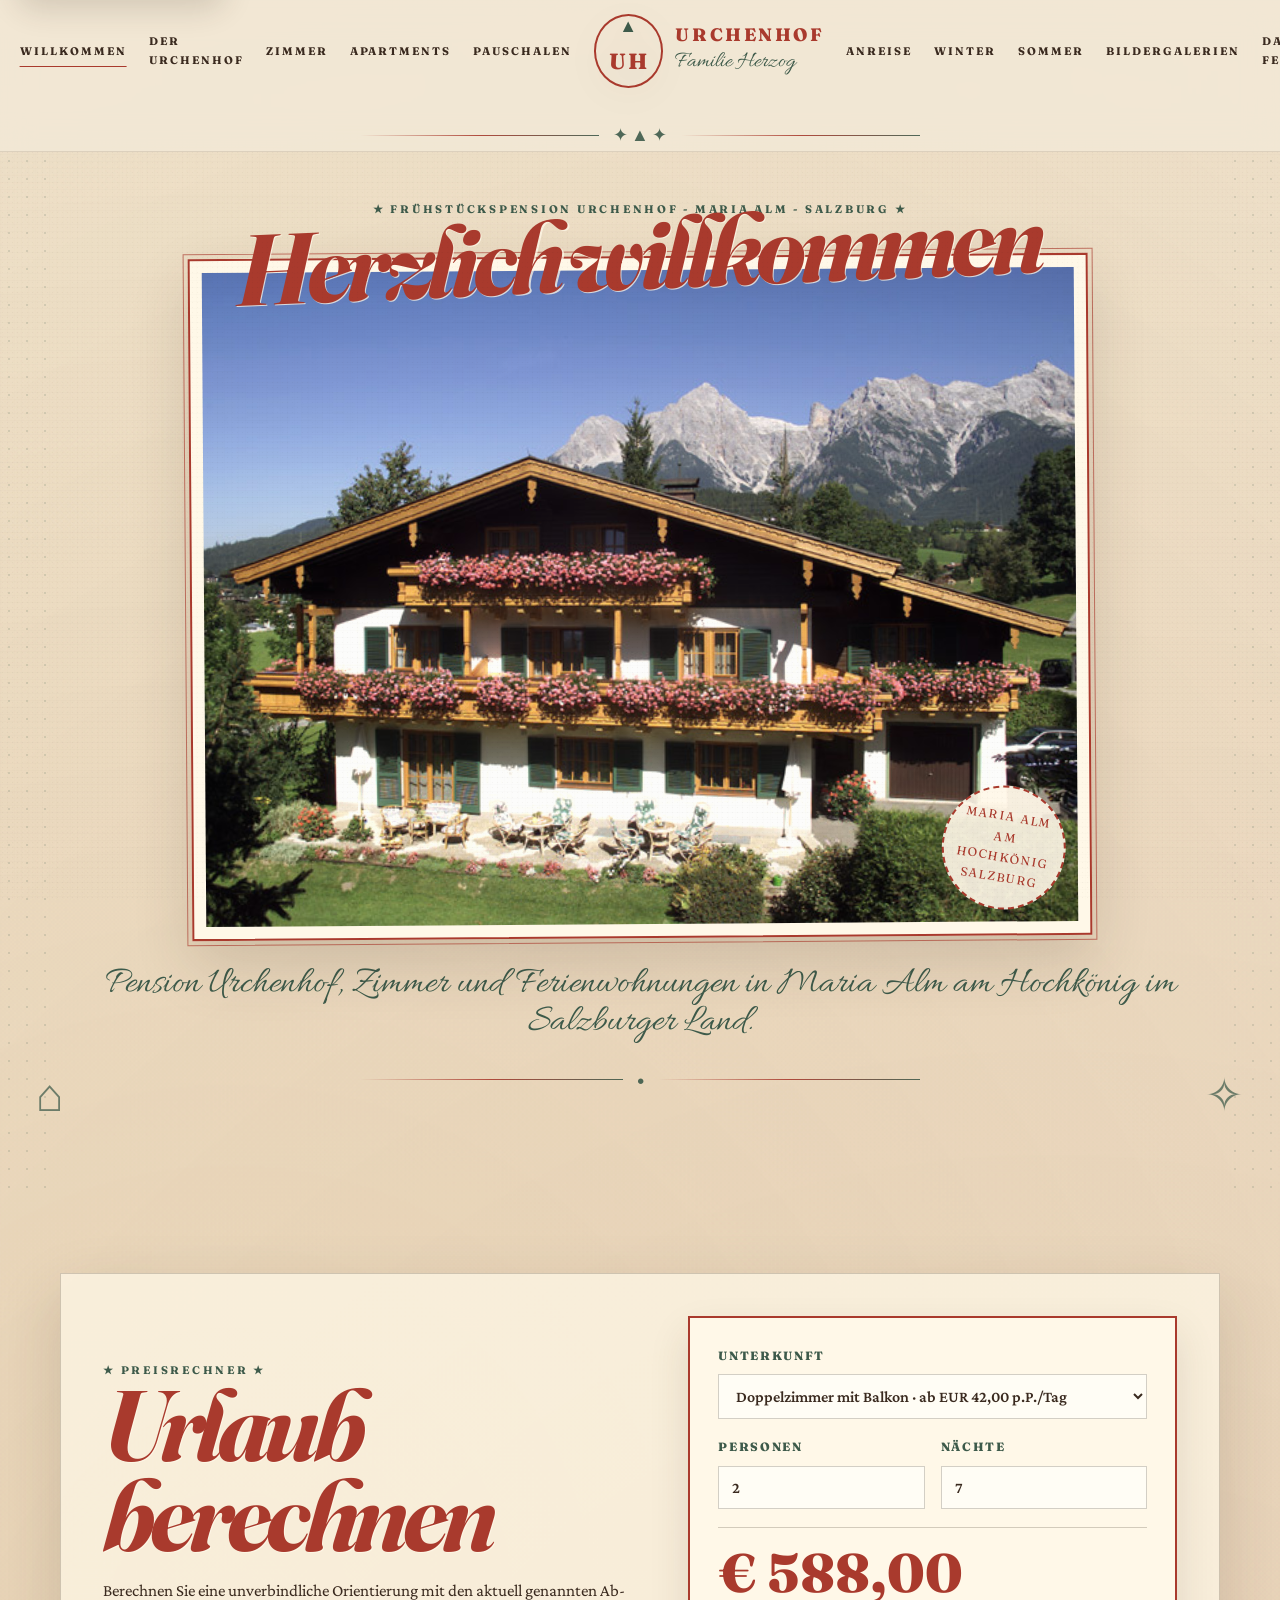
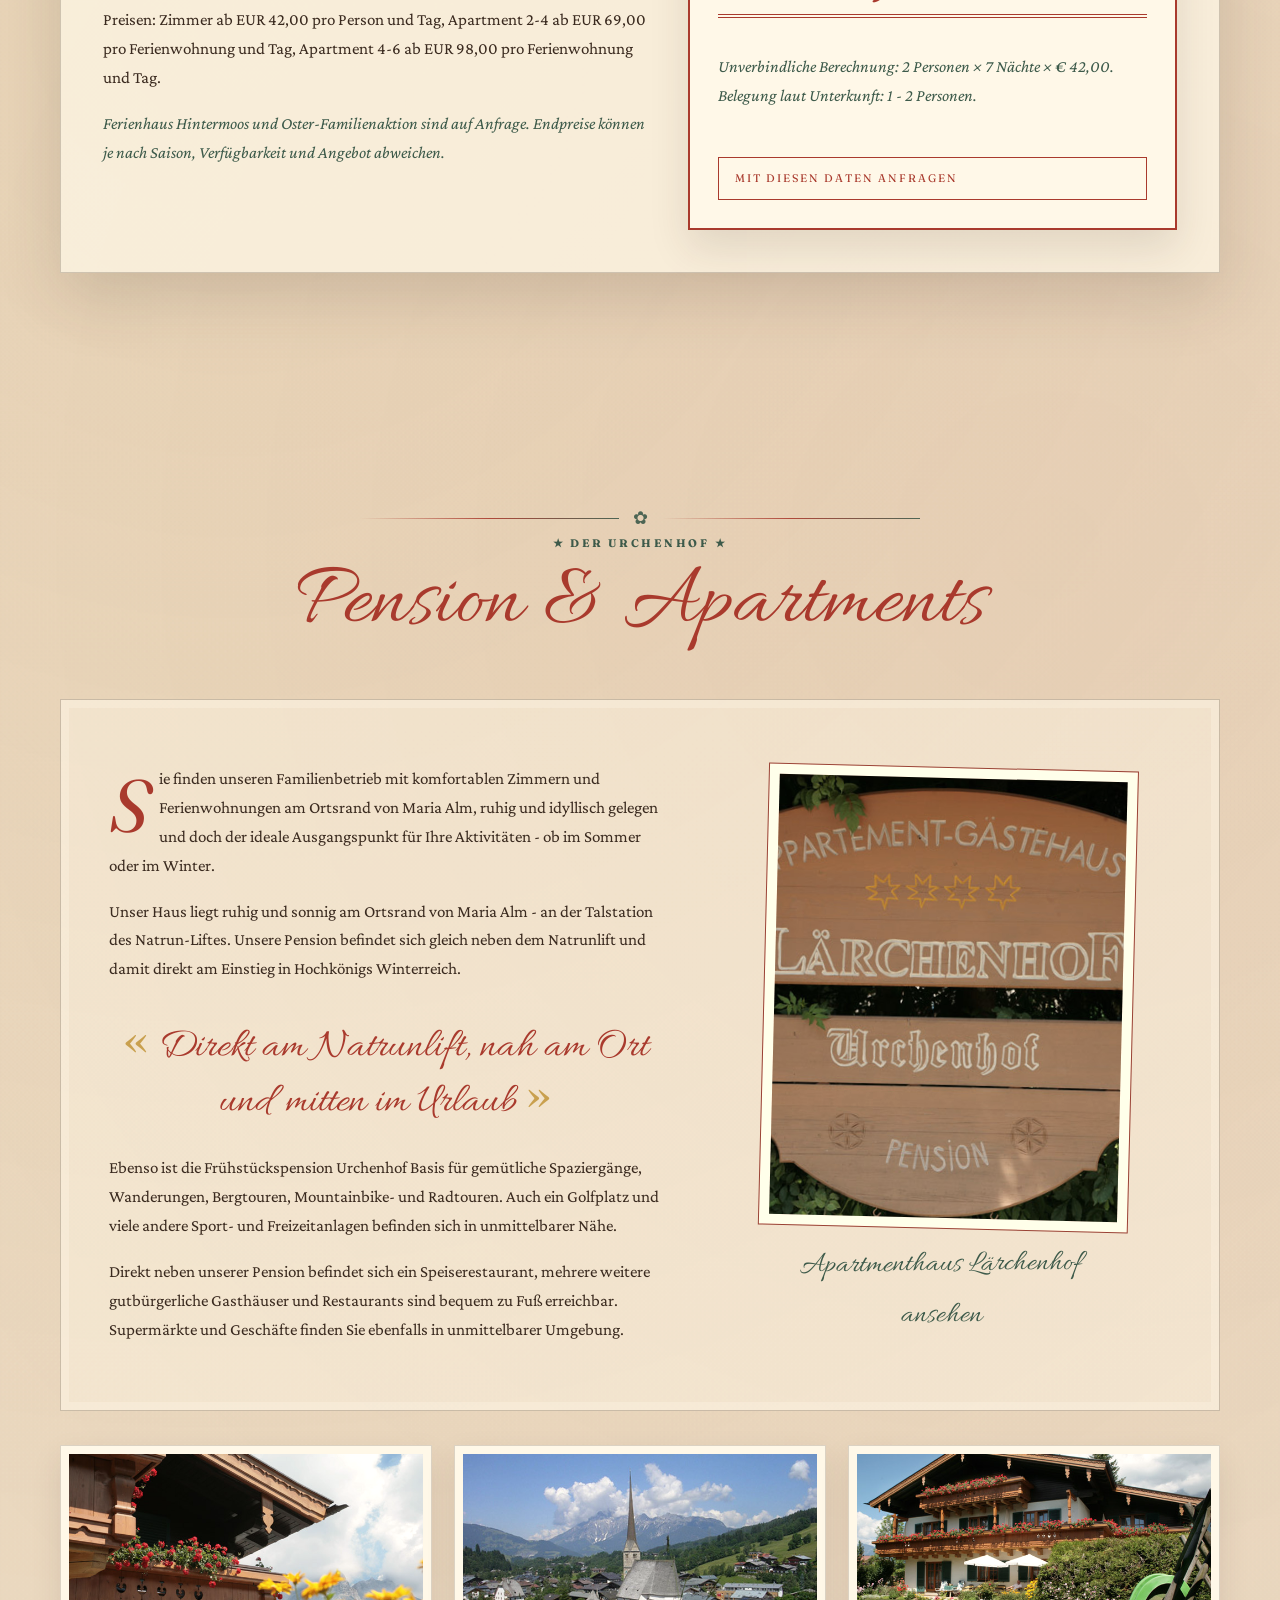
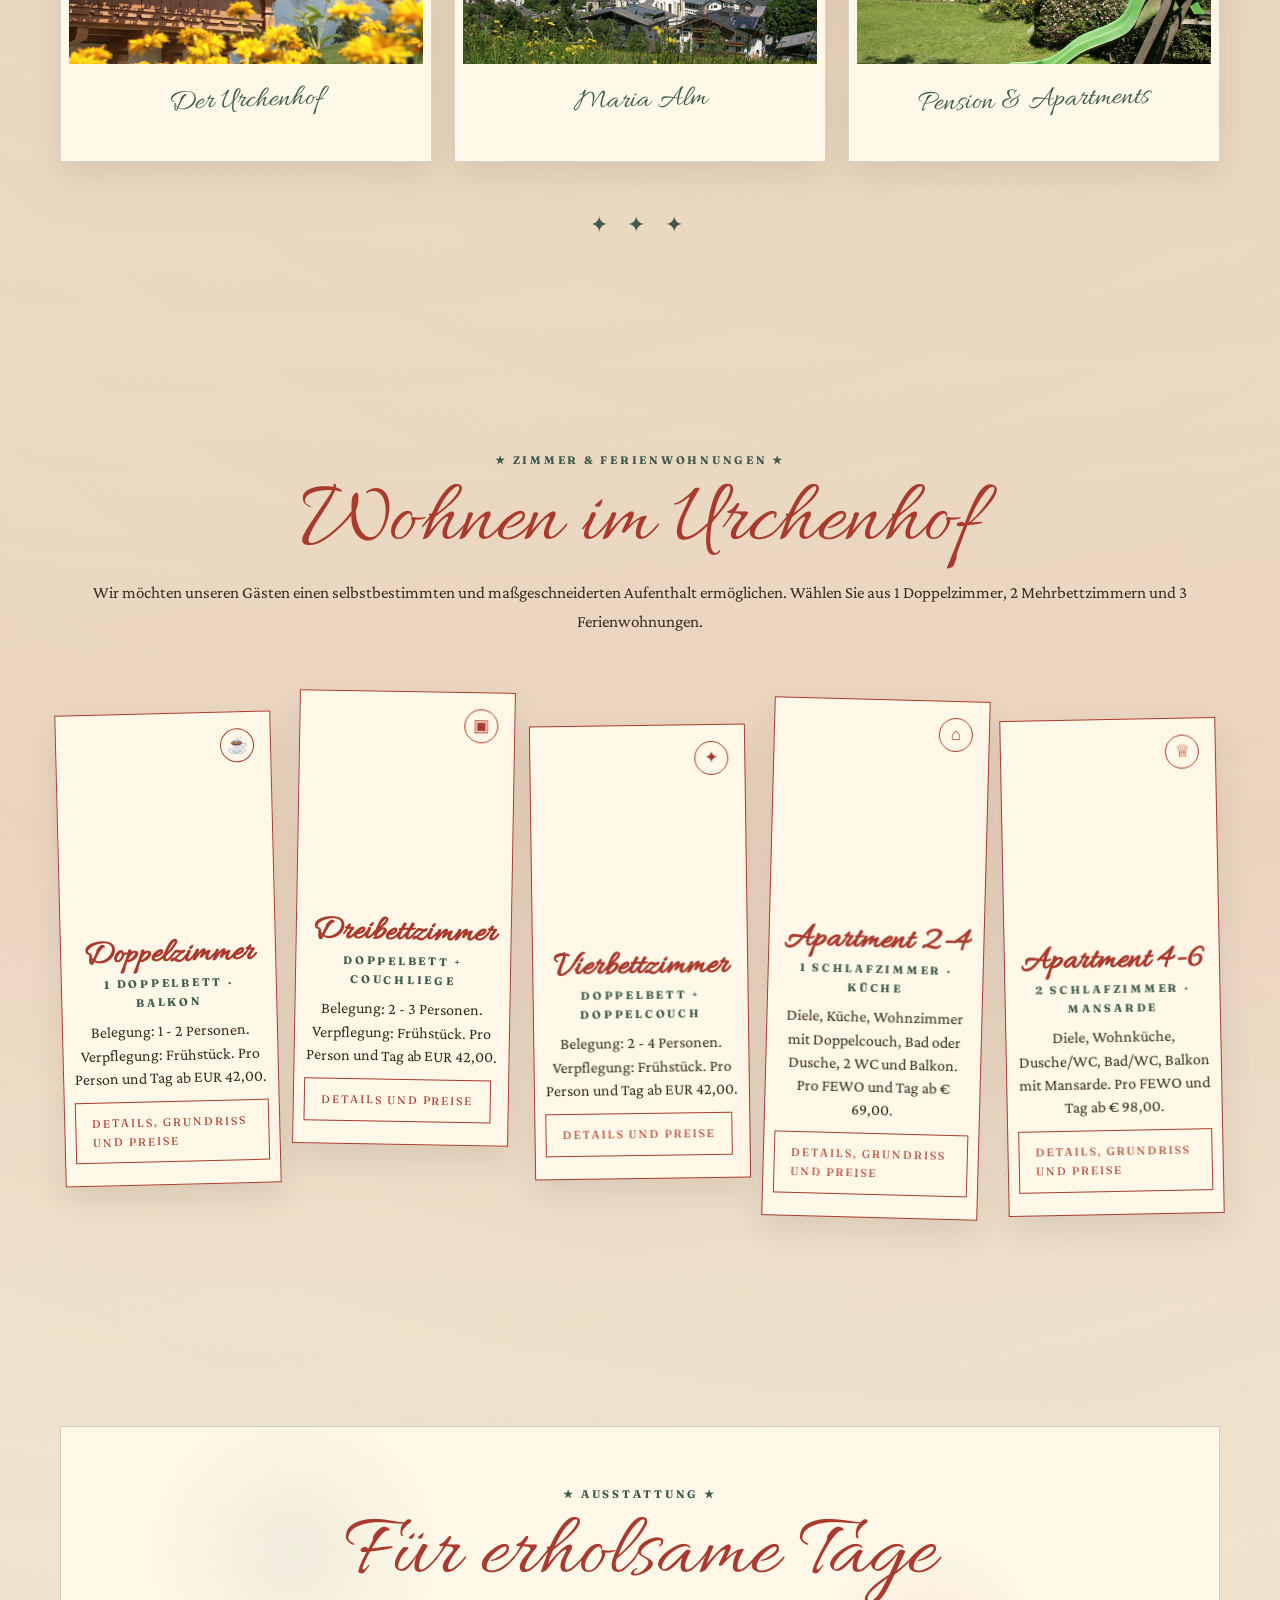
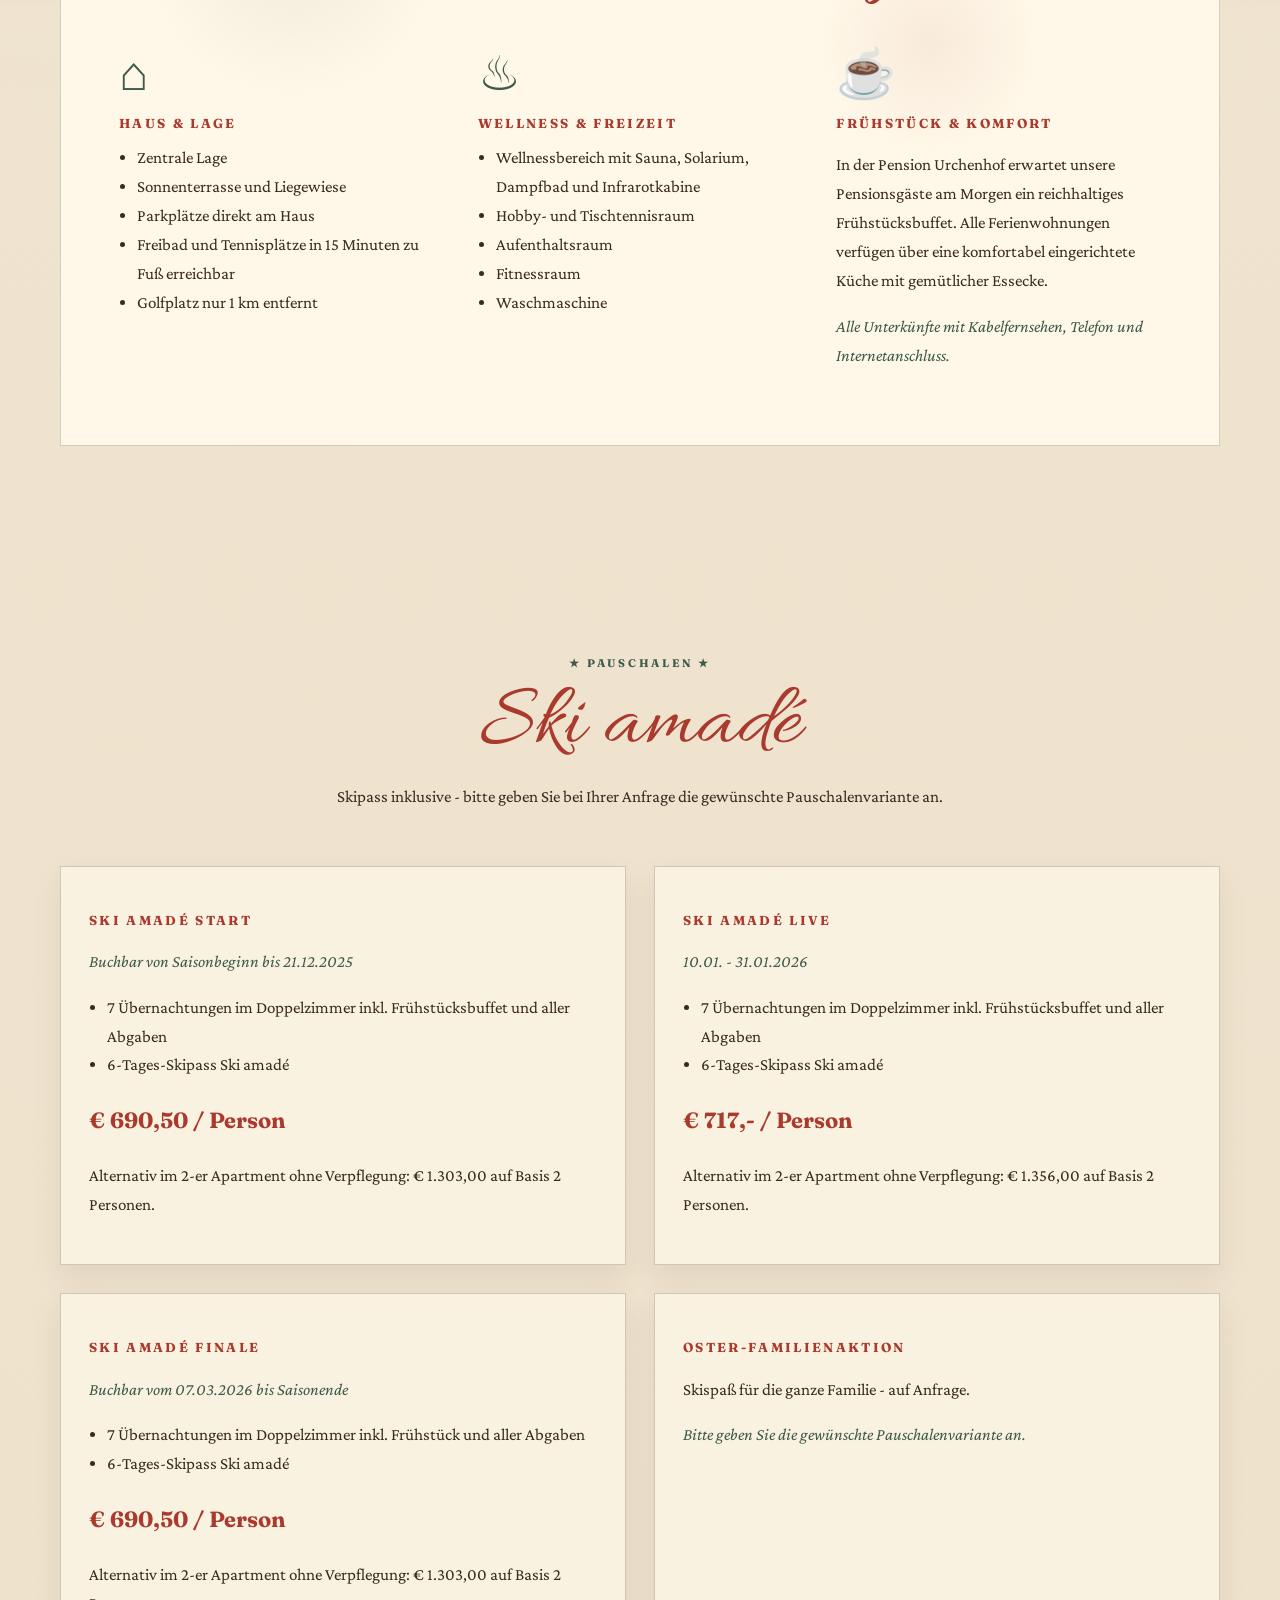
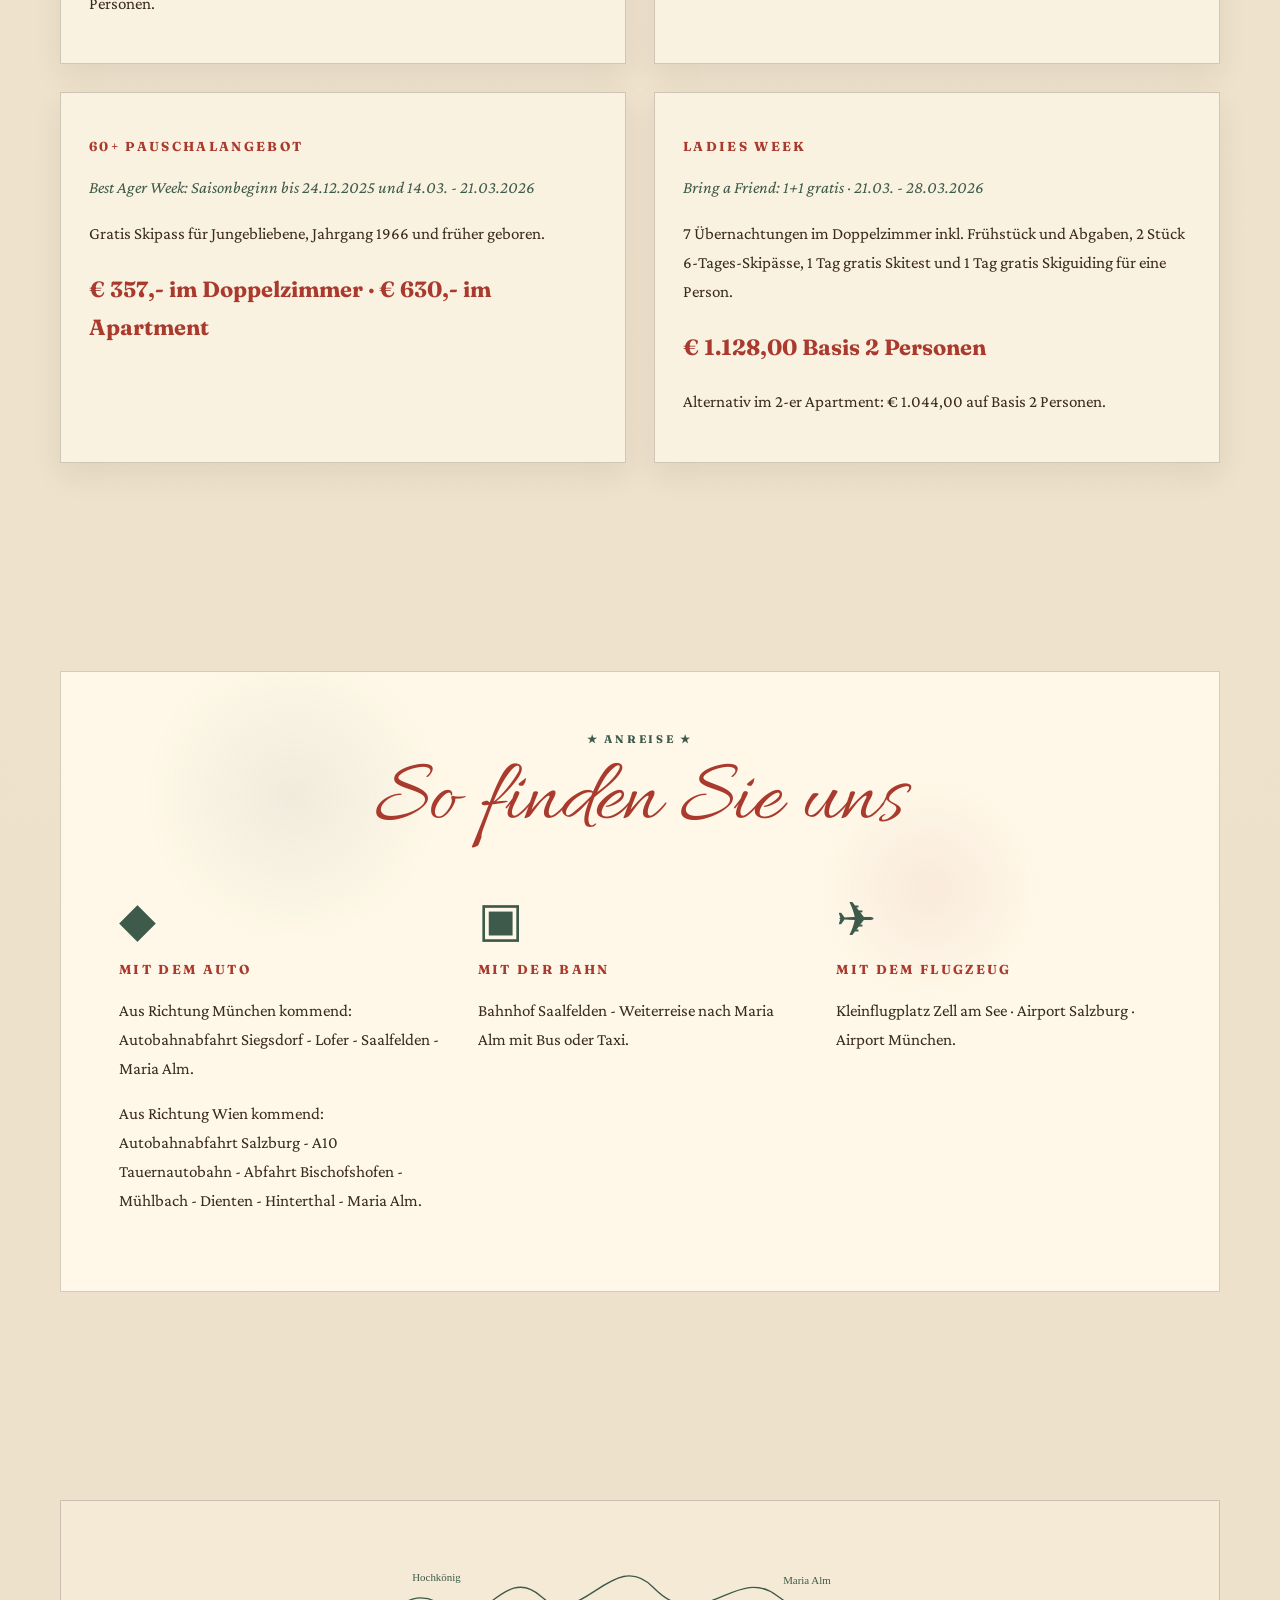
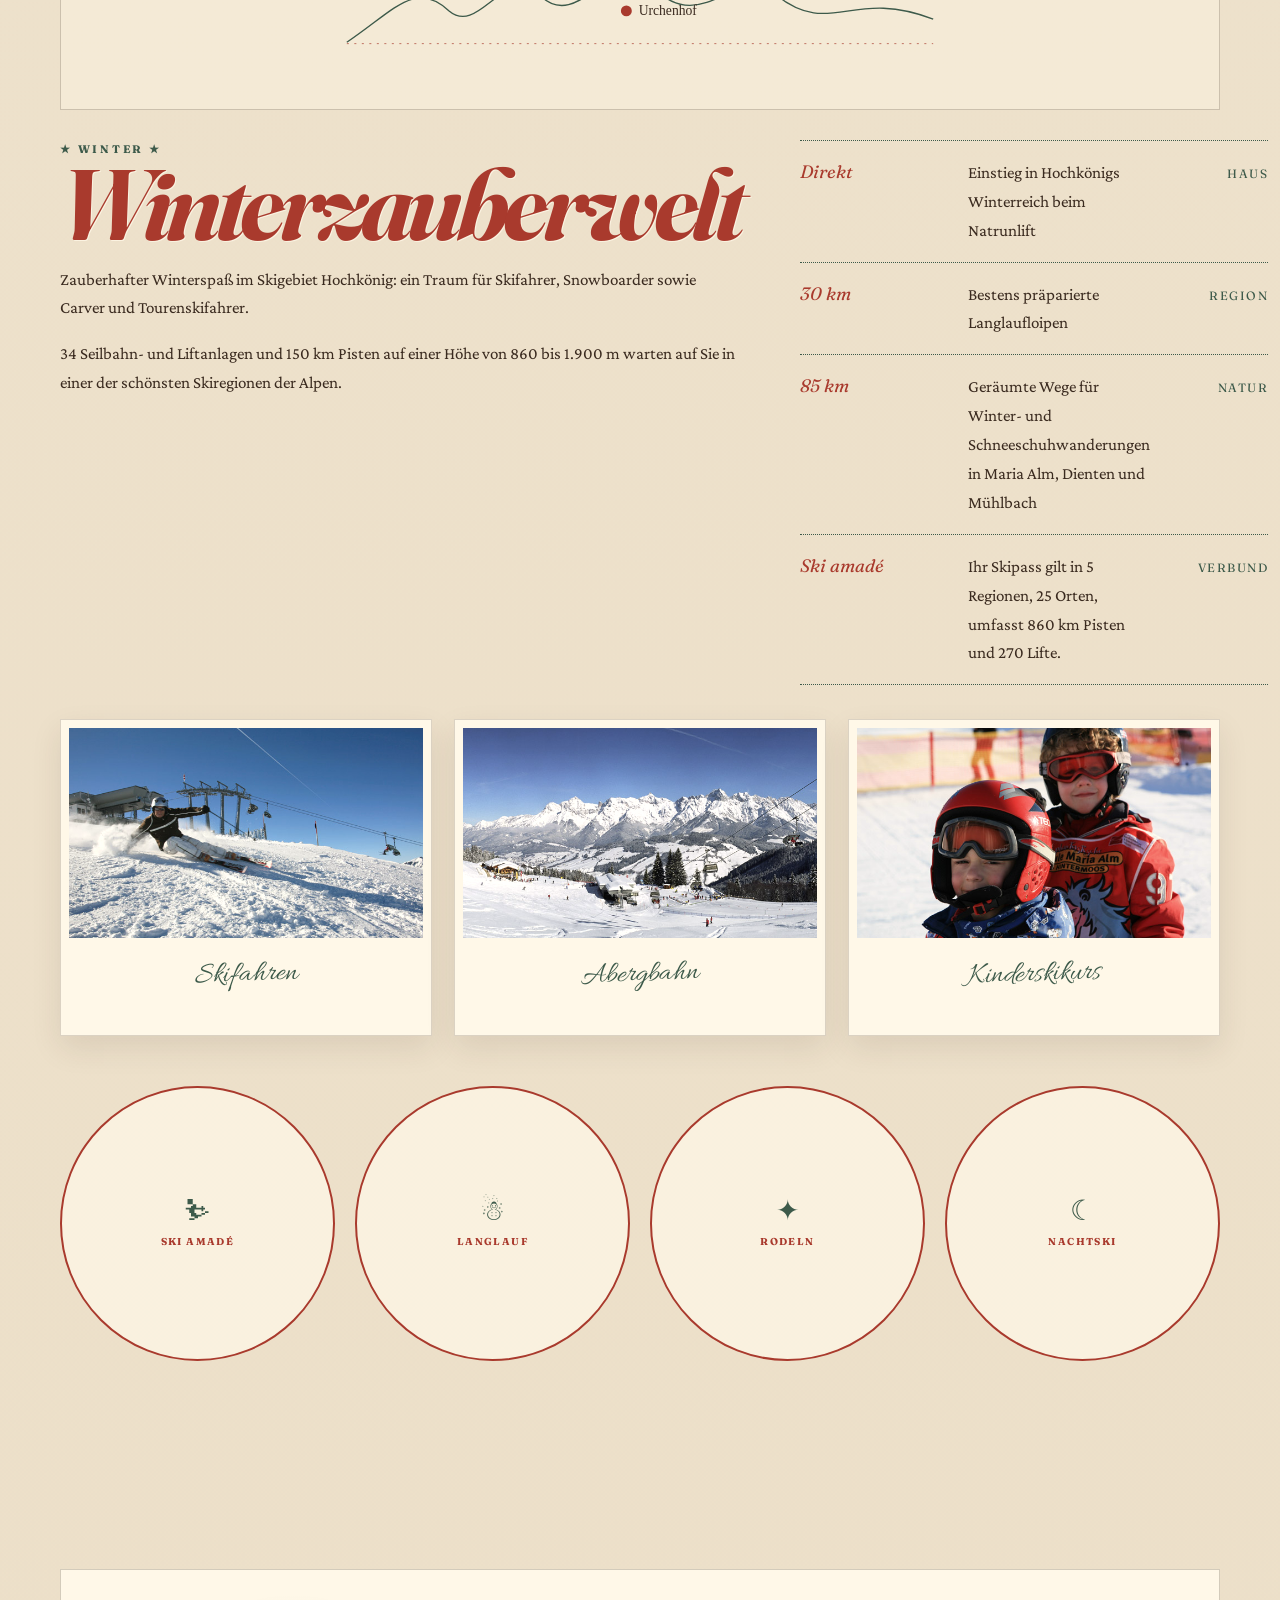
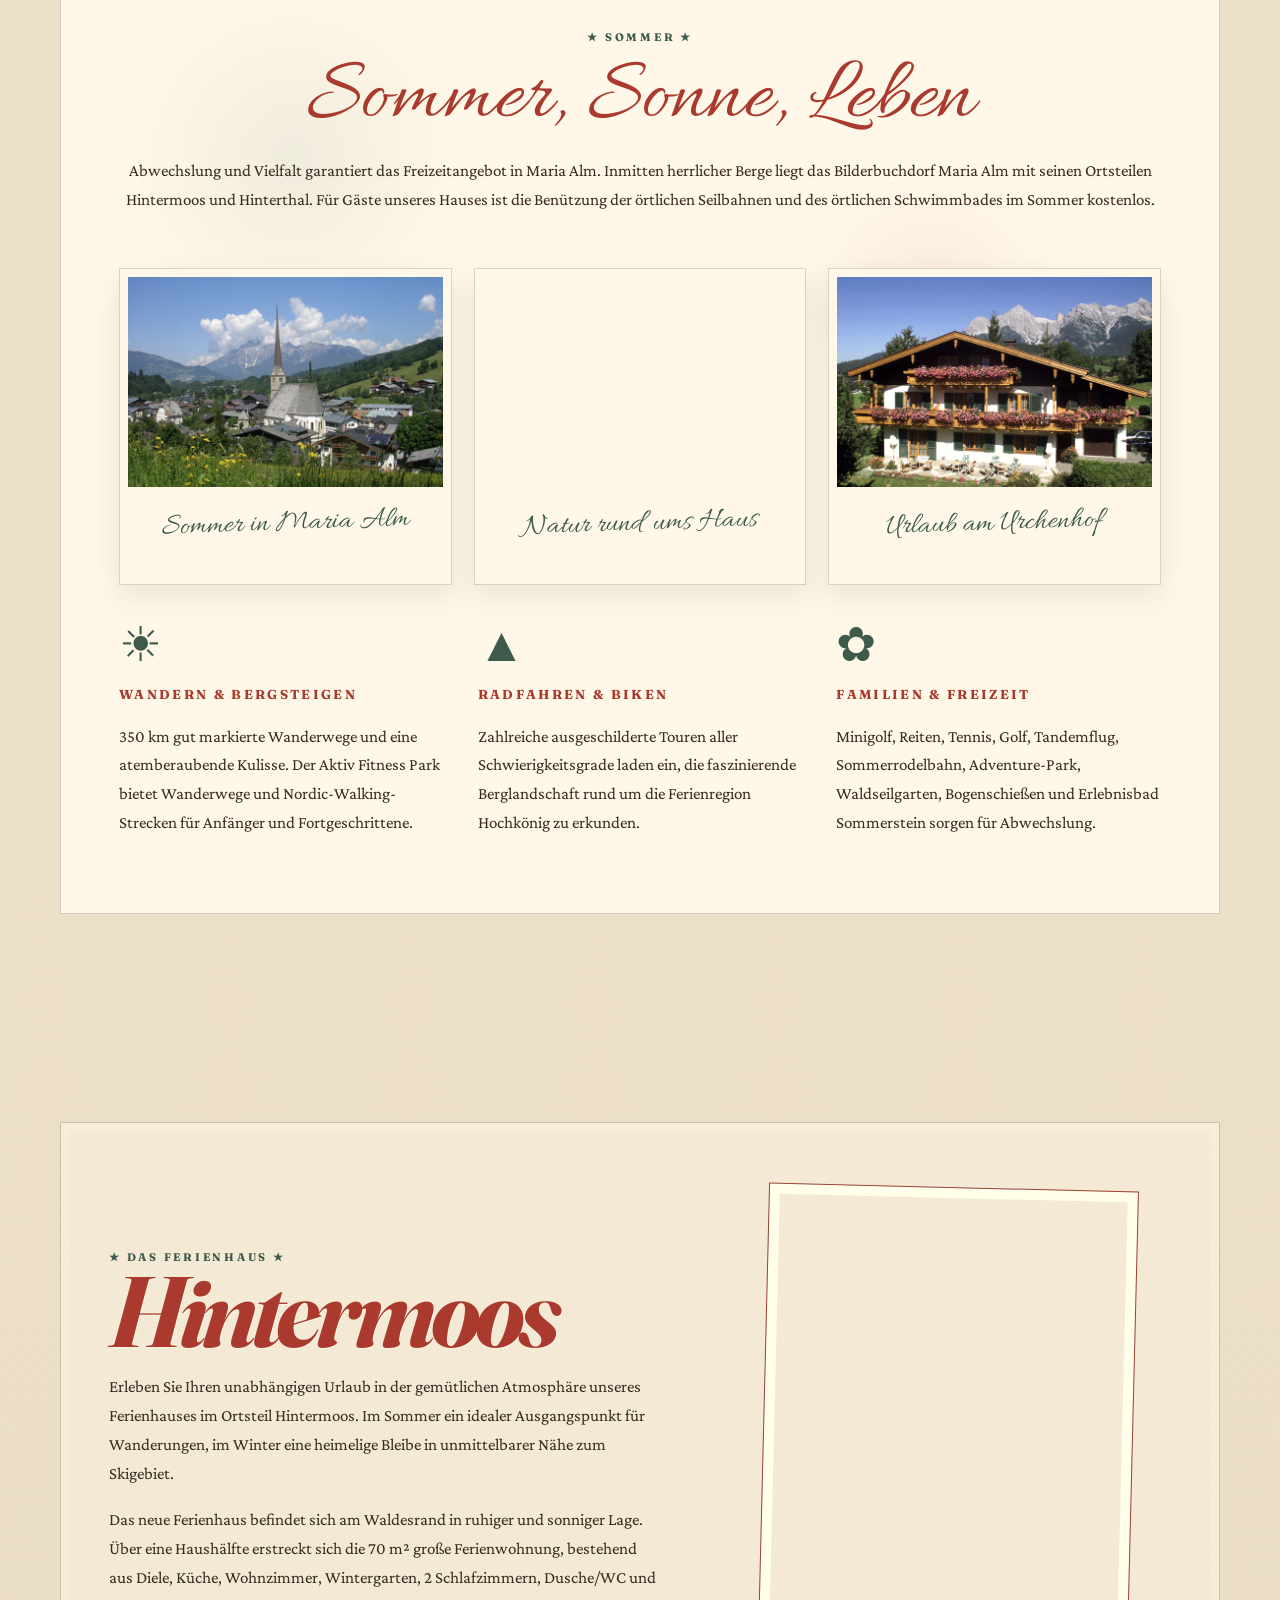
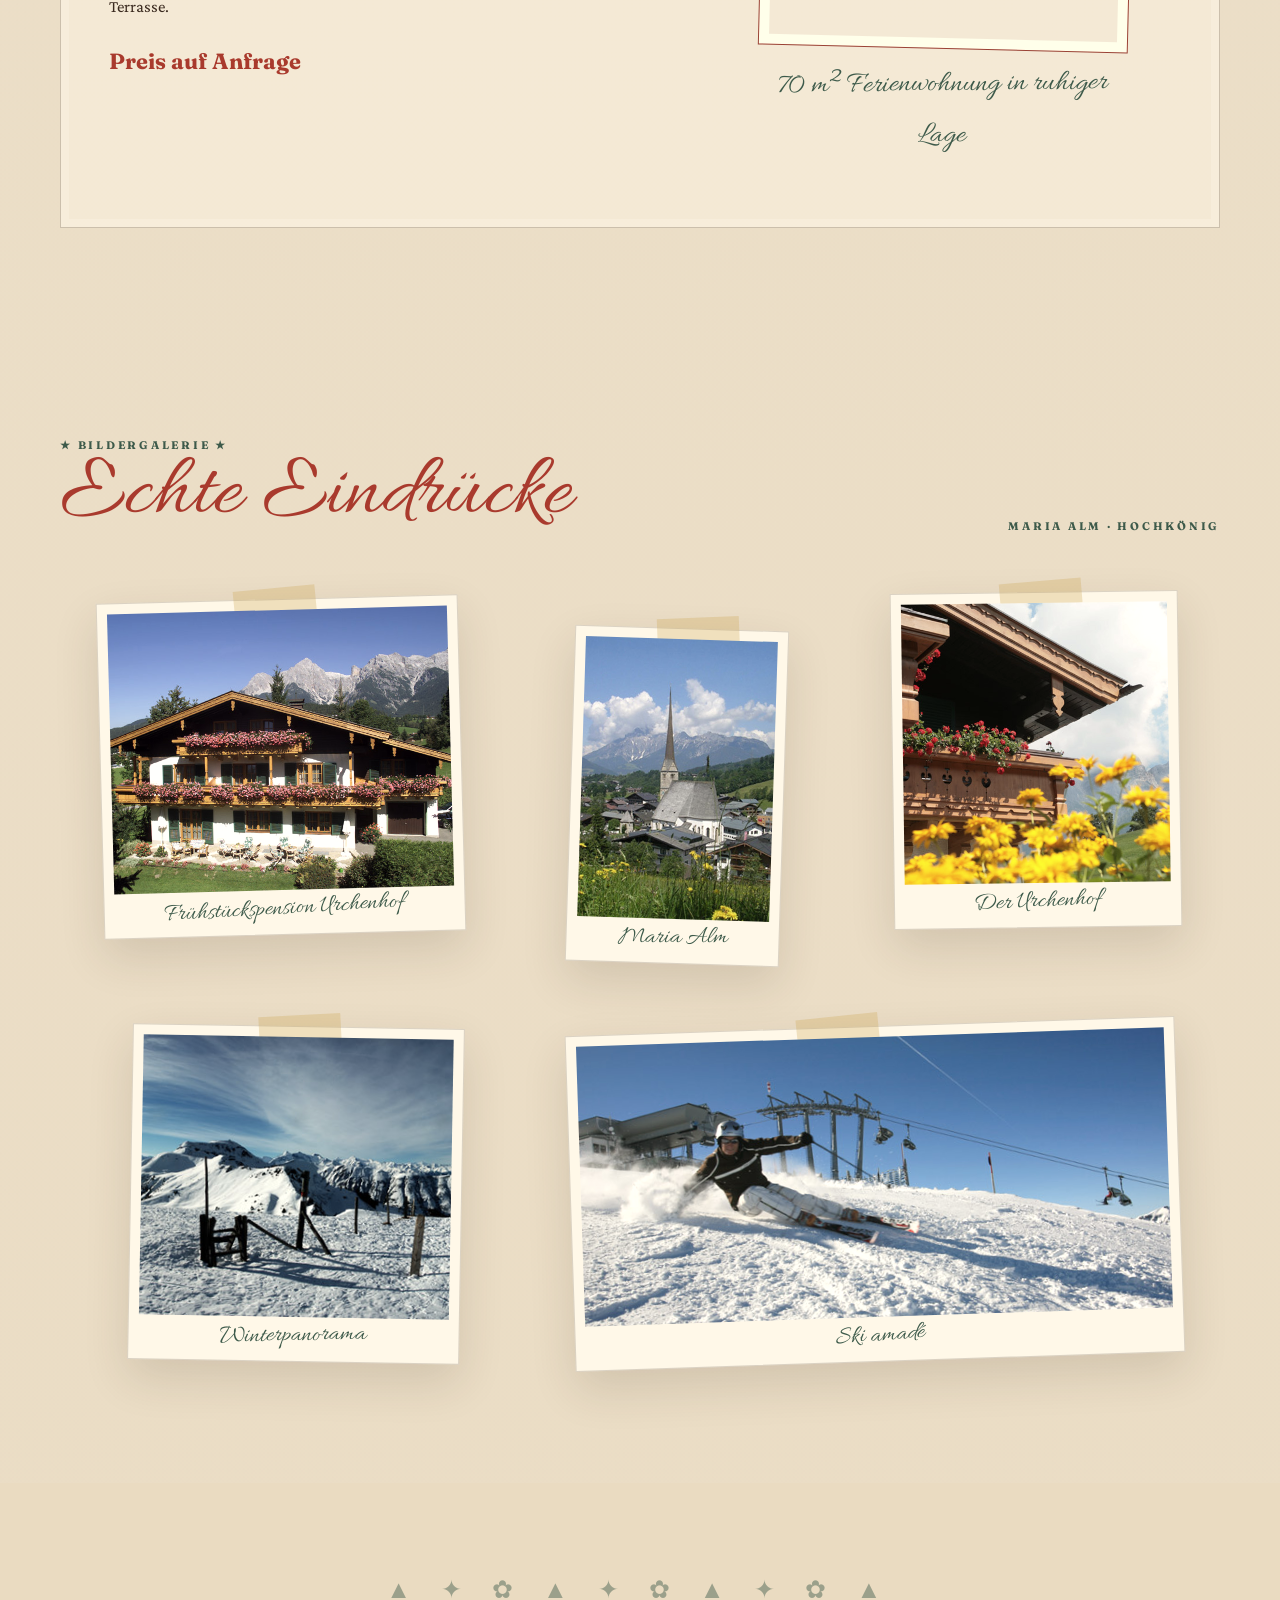
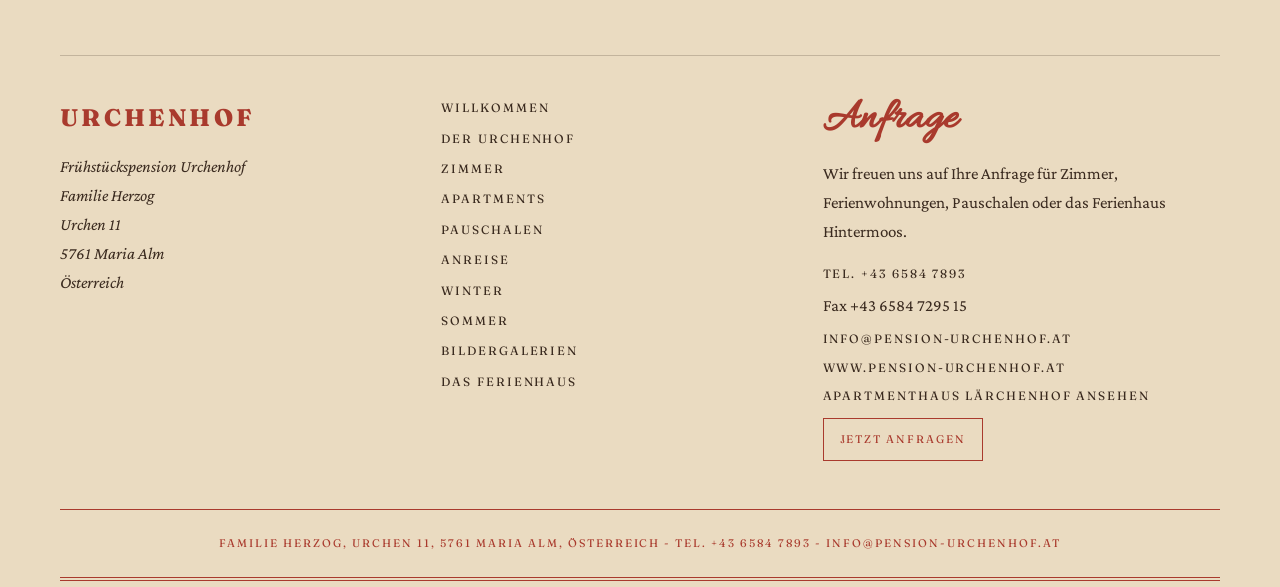
<file: index.html>
<!DOCTYPE html>
<html lang="de">
<head>
  <meta charset="UTF-8" />
  <meta name="viewport" content="width=device-width, initial-scale=1.0" />
  <title>Frühstückspension Urchenhof - Maria Alm - Salzburg</title>
  <meta name="description" content="Pension Urchenhof: Zimmer, Mehrbettzimmer, Ferienwohnungen und Ferienhaus in Maria Alm am Hochkönig im Salzburger Land. Direkt beim Natrunlift, mit Frühstück, Wellness und Sommerleistungen." />
  <meta name="robots" content="index, follow" />
  <meta name="author" content="Frühstückspension Urchenhof, Familie Herzog" />
  <meta name="theme-color" content="#A93A2D" />
  <meta property="og:type" content="website" />
  <meta property="og:title" content="Frühstückspension Urchenhof - Maria Alm - Salzburg" />
  <meta property="og:description" content="Zimmer und Ferienwohnungen am Ortsrand von Maria Alm, direkt beim Natrunlift und nahe Skigebiet Hochkönig." />
  <meta property="og:image" content="https://www.pension-urchenhof.at/fotos/urchenhof_front04_640x480.jpg" />
  <meta property="og:url" content="https://www.pension-urchenhof.at/" />
  <meta name="twitter:card" content="summary_large_image" />
  <meta property="og:locale" content="de_AT" />
  <link rel="canonical" href="https://www.pension-urchenhof.at/" />
  <link rel="icon" href="fotos/newlogo.png" />
  <link rel="preload" as="image" href="fotos/urchenhof_front04_640x480.jpg" fetchpriority="high" />
  <link rel="preconnect" href="https://fonts.googleapis.com">
  <link rel="preconnect" href="https://fonts.gstatic.com" crossorigin>
  <link href="https://fonts.googleapis.com/css2?family=Allura&family=Caveat+Brush&family=Crimson+Pro:ital,wght@0,400;0,500;0,600;0,700;1,400;1,600;1,700&family=Fraunces:ital,opsz,wght@0,9..144,500;0,9..144,700;1,9..144,600;1,9..144,800&display=swap" rel="stylesheet">
  <script type="application/ld+json">
  {
    "@context": "https://schema.org",
    "@type": "BedAndBreakfast",
    "name": "Frühstückspension Urchenhof",
    "description": "Pension Urchenhof, Zimmer und Ferienwohnungen in Maria Alm am Hochkönig im Salzburger Land.",
    "image": "https://www.pension-urchenhof.at/fotos/urchenhof_front04_640x480.jpg",
    "url": "https://www.pension-urchenhof.at/",
    "telephone": "+43 6584 7893",
    "email": "info@pension-urchenhof.at",
    "address": {
      "@type": "PostalAddress",
      "streetAddress": "Urchen 11",
      "postalCode": "5761",
      "addressLocality": "Maria Alm",
      "addressCountry": "AT"
    },
    "amenityFeature": [
      {"@type":"LocationFeatureSpecification","name":"Sauna","value":true},
      {"@type":"LocationFeatureSpecification","name":"Dampfbad","value":true},
      {"@type":"LocationFeatureSpecification","name":"Infrarotkabine","value":true},
      {"@type":"LocationFeatureSpecification","name":"Parkplätze direkt am Haus","value":true},
      {"@type":"LocationFeatureSpecification","name":"Internetanschluss","value":true}
    ]
  }
  </script>
  <link rel="stylesheet" href="assets/css/styles.css" />

</head>
<body>
  <a class="skip-link" href="#main-content">Zum Inhalt springen</a>
  <header class="site-header" id="header">
    <div class="nav-shell">
      <nav class="nav-left" aria-label="Hauptnavigation links">
        <a class="nav-link active" href="./">Willkommen</a>
        <a class="nav-link" href="der-urchenhof.html">Der Urchenhof</a>
        <a class="nav-link" href="zimmer.html">Zimmer</a>
        <a class="nav-link" href="apartments.html">Apartments</a>
        <a class="nav-link" href="pauschalen.html">Pauschalen</a>
      </nav>
      <a class="brand" href="./" aria-label="Urchenhof Startseite">
        <div class="brand-logo" aria-hidden="true">UH</div>
        <div class="brand-copy"><div class="brand-name">Urchenhof</div><div class="brand-sub">Familie Herzog</div></div>
      </a>
      <nav class="nav-right" aria-label="Hauptnavigation rechts">
        <a class="nav-link" href="anreise.html">Anreise</a>
        <a class="nav-link" href="winter.html">Winter</a>
        <a class="nav-link" href="sommer.html">Sommer</a>
        <a class="nav-link" href="bildergalerien.html">Bildergalerien</a>
        <a class="nav-link" href="ferienhaus-hintermoos.html">Das Ferienhaus</a>
        <a class="nav-link" href="#kontakt">Anfrage</a>
      </nav>
    </div>
    <div class="ornament"><span>✦ ▲ ✦</span></div>
  </header>


  <main id="main-content" tabindex="-1">
    <section class="hero reveal" id="willkommen">
      <div class="side-pattern left"></div><div class="side-pattern right"></div>
      <div class="wrap">
        <div class="eyebrow">★ Frühstückspension Urchenhof - Maria Alm - Salzburg ★</div>
        <div class="postcard">
          <h1 class="display-title hero-title">Herzlich willkommen</h1>
          <div class="photo-frame">
            <img src="fotos/urchenhof_front04_640x480.jpg" alt="Frühstückspension Urchenhof am Ortsrand von Maria Alm am Hochkönig" decoding="async" fetchpriority="high">
            <div class="stamp">Maria Alm<br>am Hochkönig<br>Salzburg</div>
          </div>
        </div>
        <p class="hero-line">Pension Urchenhof, Zimmer und Ferienwohnungen in Maria Alm am Hochkönig im Salzburger Land.</p>
        <div class="ornament"><span>•</span></div>
      </div>
      <div class="corner-icon left">⌂</div><div class="corner-icon right">✧</div>
    </section>

    <section id="preisrechner" class="price-calculator-section reveal">
      <div class="wrap calculator-card">
        <div>
          <div class="eyebrow">★ Preisrechner ★</div>
          <h2 class="display-title">Urlaub berechnen</h2>
          <p>Berechnen Sie eine unverbindliche Orientierung mit den aktuell genannten Ab-Preisen: Zimmer ab EUR 42,00 pro Person und Tag, Apartment 2-4 ab EUR 69,00 pro Ferienwohnung und Tag, Apartment 4-6 ab EUR 98,00 pro Ferienwohnung und Tag.</p>
          <p class="small-note">Ferienhaus Hintermoos und Oster-Familienaktion sind auf Anfrage. Endpreise können je nach Saison, Verfügbarkeit und Angebot abweichen.</p>
        </div>
        <form class="price-calculator" data-price-calculator aria-label="Preisrechner für Zimmer und Apartments">
          <label>Unterkunft
            <select name="unit" data-price-unit>
              <option value="double" data-price="42" data-mode="person" data-min="1" data-max="2">Doppelzimmer mit Balkon · ab EUR 42,00 p.P./Tag</option>
              <option value="triple" data-price="42" data-mode="person" data-min="2" data-max="3">Dreibettzimmer mit Balkon · ab EUR 42,00 p.P./Tag</option>
              <option value="quad" data-price="42" data-mode="person" data-min="2" data-max="4">Vierbettzimmer mit Balkon · ab EUR 42,00 p.P./Tag</option>
              <option value="apt24" data-price="69" data-mode="unit" data-min="2" data-max="4">Apartment für 2 - 4 Personen · ab EUR 69,00/FEWO/Tag</option>
              <option value="apt46" data-price="98" data-mode="unit" data-min="4" data-max="6">Apartment für 4 - 6 Personen · ab EUR 98,00/FEWO/Tag</option>
            </select>
          </label>
          <div class="calculator-fields">
            <label>Personen
              <input name="guests" data-price-guests type="number" min="1" max="6" value="2" inputmode="numeric">
            </label>
            <label>Nächte
              <input name="nights" data-price-nights type="number" min="1" max="30" value="7" inputmode="numeric">
            </label>
          </div>
          <output class="calculator-result" data-price-result>€ 588,00</output>
          <p class="small-note" data-price-note>Berechnung: 2 Personen × 7 Nächte × EUR 42,00.</p>
          <a class="cta" data-price-mail href="mailto:info@pension-urchenhof.at?subject=Anfrage%20Urchenhof">Mit diesen Daten anfragen</a>
        </form>
      </div>
    </section>

    <section id="haus" class="reveal">
      <div class="wrap">
        <div class="chapter"><div class="ornament"><span>✿</span></div><div class="eyebrow">★ Der Urchenhof ★</div><span class="script">Pension & Apartments</span></div>
        <div class="book-grid">
          <div class="book-text">
            <p>Sie finden unseren Familienbetrieb mit komfortablen Zimmern und Ferienwohnungen am Ortsrand von Maria Alm, ruhig und idyllisch gelegen und doch der ideale Ausgangspunkt für Ihre Aktivitäten - ob im Sommer oder im Winter.</p>
            <p>Unser Haus liegt ruhig und sonnig am Ortsrand von Maria Alm - an der Talstation des Natrun-Liftes. Unsere Pension befindet sich gleich neben dem Natrunlift und damit direkt am Einstieg in Hochkönigs Winterreich.</p>
            <div class="quote">Direkt am Natrunlift, nah am Ort und mitten im Urlaub</div>
            <p>Ebenso ist die Frühstückspension Urchenhof Basis für gemütliche Spaziergänge, Wanderungen, Bergtouren, Mountainbike- und Radtouren. Auch ein Golfplatz und viele andere Sport- und Freizeitanlagen befinden sich in unmittelbarer Nähe.</p>
            <p>Direkt neben unserer Pension befindet sich ein Speiserestaurant, mehrere weitere gutbürgerliche Gasthäuser und Restaurants sind bequem zu Fuß erreichbar. Supermärkte und Geschäfte finden Sie ebenfalls in unmittelbarer Umgebung.</p>
          </div>
          <figure class="portrait-card"><img src="fotos/laerchenhof_schild640x480.jpg" alt="Schild beim Apartmenthaus Lärchenhof neben der Pension Urchenhof" decoding="async" loading="lazy"><figcaption class="caption">Apartmenthaus Lärchenhof ansehen</figcaption></figure>
        </div>
        <div class="image-row" aria-label="Bilder vom Urchenhof und Maria Alm">
          <figure><img src="fotos/urchenhof22_640x480.jpg" alt="Pension Urchenhof ruhig und sonnig am Ortsrand von Maria Alm" decoding="async" loading="lazy"><figcaption class="caption">Der Urchenhof</figcaption></figure>
          <figure><img src="fotos/mariaalm640x480.jpg" alt="Maria Alm am Hochkönig im Salzburger Land" decoding="async" loading="lazy"><figcaption class="caption">Maria Alm</figcaption></figure>
          <figure><img src="fotos/urchenhof16_640x480.jpg" alt="Außenansicht der Frühstückspension Urchenhof" decoding="async" loading="lazy"><figcaption class="caption">Pension & Apartments</figcaption></figure>
        </div>
        <div class="stars">✦ ✦ ✦</div>
      </div>
    </section>

    <section id="zimmer" class="rooms reveal">
      <div class="wrap">
        <div class="chapter"><div class="eyebrow">★ Zimmer & Ferienwohnungen ★</div><span class="script">Wohnen im Urchenhof</span><p>Wir möchten unseren Gästen einen selbstbestimmten und maßgeschneiderten Aufenthalt ermöglichen. Wählen Sie aus 1 Doppelzimmer, 2 Mehrbettzimmern und 3 Ferienwohnungen.</p></div>
        <div class="room-album">
          <article class="room-card"><span class="room-icon">☕</span><img src="fotos/doppelbett mit balkon.png" alt="Doppelzimmer mit Balkon in der Frühstückspension Urchenhof" decoding="async" loading="lazy"><h3 class="room-name">Doppelzimmer</h3><div class="eyebrow room-type">1 Doppelbett · Balkon</div><p>Belegung: 1 - 2 Personen. Verpflegung: Frühstück. Pro Person und Tag ab EUR 42,00.</p><a class="cta" href="zimmer.html#doppelzimmer">Details, Grundriss und Preise</a></article>
          <article class="room-card"><span class="room-icon">▣</span><img src="fotos/urchenhof_dreibettzimmerr.png" alt="Dreibettzimmer mit Balkon in Maria Alm" decoding="async" loading="lazy"><h3 class="room-name">Dreibettzimmer</h3><div class="eyebrow room-type">Doppelbett + Couchliege</div><p>Belegung: 2 - 3 Personen. Verpflegung: Frühstück. Pro Person und Tag ab EUR 42,00.</p><a class="cta" href="zimmer.html#dreibettzimmer">Details und Preise</a></article>
          <article class="room-card"><span class="room-icon">✦</span><img src="fotos/doppelbett mit balkon.png" alt="Vierbettzimmer mit Balkon in Pension Urchenhof" decoding="async" loading="lazy"><h3 class="room-name">Vierbettzimmer</h3><div class="eyebrow room-type">Doppelbett + Doppelcouch</div><p>Belegung: 2 - 4 Personen. Verpflegung: Frühstück. Pro Person und Tag ab EUR 42,00.</p><a class="cta" href="zimmer.html#vierbettzimmer">Details und Preise</a></article>
          <article class="room-card" id="apartments"><span class="room-icon">⌂</span><img src="fotos/urchenhof_apartment.png" alt="Apartment für 2 bis 4 Personen im Urchenhof" decoding="async" loading="lazy"><h3 class="room-name">Apartment 2-4</h3><div class="eyebrow room-type">1 Schlafzimmer · Küche</div><p>Diele, Küche, Wohnzimmer mit Doppelcouch, Bad oder Dusche, 2 WC und Balkon. Pro FEWO und Tag ab € 69,00.</p><a class="cta" href="apartments.html#apartment-2-4">Details, Grundriss und Preise</a></article>
          <article class="room-card"><span class="room-icon">♕</span><img src="fotos/urchenhof_apartment2_4..png" alt="Apartment für 4 bis 6 Personen mit Balkon" decoding="async" loading="lazy"><h3 class="room-name">Apartment 4-6</h3><div class="eyebrow room-type">2 Schlafzimmer · Mansarde</div><p>Diele, Wohnküche, Dusche/WC, Bad/WC, Balkon mit Mansarde. Pro FEWO und Tag ab € 98,00.</p><a class="cta" href="apartments.html#apartment-4-6">Details, Grundriss und Preise</a></article>
        </div>
      </div>
    </section>

    <section id="ausstattung" class="reveal">
      <div class="wrap menu-card">
        <div class="chapter"><div class="eyebrow">★ Ausstattung ★</div><span class="script">Für erholsame Tage</span></div>
        <div class="content-grid">
          <article class="content-item"><div class="line-icon">⌂</div><h3>Haus & Lage</h3><ul><li>Zentrale Lage</li><li>Sonnenterrasse und Liegewiese</li><li>Parkplätze direkt am Haus</li><li>Freibad und Tennisplätze in 15 Minuten zu Fuß erreichbar</li><li>Golfplatz nur 1 km entfernt</li></ul></article>
          <article class="content-item"><div class="line-icon">♨</div><h3>Wellness & Freizeit</h3><ul><li>Wellnessbereich mit Sauna, Solarium, Dampfbad und Infrarotkabine</li><li>Hobby- und Tischtennisraum</li><li>Aufenthaltsraum</li><li>Fitnessraum</li><li>Waschmaschine</li></ul></article>
          <article class="content-item"><div class="line-icon">☕</div><h3>Frühstück & Komfort</h3><p>In der Pension Urchenhof erwartet unsere Pensionsgäste am Morgen ein reichhaltiges Frühstücksbuffet. Alle Ferienwohnungen verfügen über eine komfortabel eingerichtete Küche mit gemütlicher Essecke.</p><p class="small-note">Alle Unterkünfte mit Kabelfernsehen, Telefon und Internetanschluss.</p></article>
        </div>
      </div>
    </section>

    <section id="pauschalen" class="reveal">
      <div class="wrap">
        <div class="chapter"><div class="eyebrow">★ Pauschalen ★</div><span class="script">Ski amadé</span><p>Skipass inklusive - bitte geben Sie bei Ihrer Anfrage die gewünschte Pauschalenvariante an.</p></div>
        <div class="package-grid">
          <article class="package"><h3>Ski amadé Start</h3><p class="small-note">Buchbar von Saisonbeginn bis 21.12.2025</p><ul><li>7 Übernachtungen im Doppelzimmer inkl. Frühstücksbuffet und aller Abgaben</li><li>6-Tages-Skipass Ski amadé</li></ul><p class="price">€ 690,50 / Person</p><p>Alternativ im 2-er Apartment ohne Verpflegung: € 1.303,00 auf Basis 2 Personen.</p></article>
          <article class="package"><h3>Ski amadé Live</h3><p class="small-note">10.01. - 31.01.2026</p><ul><li>7 Übernachtungen im Doppelzimmer inkl. Frühstücksbuffet und aller Abgaben</li><li>6-Tages-Skipass Ski amadé</li></ul><p class="price">€ 717,- / Person</p><p>Alternativ im 2-er Apartment ohne Verpflegung: € 1.356,00 auf Basis 2 Personen.</p></article>
          <article class="package"><h3>Ski amadé Finale</h3><p class="small-note">Buchbar vom 07.03.2026 bis Saisonende</p><ul><li>7 Übernachtungen im Doppelzimmer inkl. Frühstück und aller Abgaben</li><li>6-Tages-Skipass Ski amadé</li></ul><p class="price">€ 690,50 / Person</p><p>Alternativ im 2-er Apartment ohne Verpflegung: € 1.303,00 auf Basis 2 Personen.</p></article>
          <article class="package"><h3>Oster-Familienaktion</h3><p>Skispaß für die ganze Familie - auf Anfrage.</p><p class="small-note">Bitte geben Sie die gewünschte Pauschalenvariante an.</p></article>
          <article class="package"><h3>60+ Pauschalangebot</h3><p class="small-note">Best Ager Week: Saisonbeginn bis 24.12.2025 und 14.03. - 21.03.2026</p><p>Gratis Skipass für Jungebliebene, Jahrgang 1966 und früher geboren.</p><p class="price">€ 357,- im Doppelzimmer · € 630,- im Apartment</p></article>
          <article class="package"><h3>Ladies Week</h3><p class="small-note">Bring a Friend: 1+1 gratis · 21.03. - 28.03.2026</p><p>7 Übernachtungen im Doppelzimmer inkl. Frühstück und Abgaben, 2 Stück 6-Tages-Skipässe, 1 Tag gratis Skitest und 1 Tag gratis Skiguiding für eine Person.</p><p class="price">€ 1.128,00 Basis 2 Personen</p><p>Alternativ im 2-er Apartment: € 1.044,00 auf Basis 2 Personen.</p></article>
        </div>
      </div>
    </section>

    <section id="anreise" class="reveal">
      <div class="wrap menu-card">
        <div class="chapter"><div class="eyebrow">★ Anreise ★</div><span class="script">So finden Sie uns</span></div>
        <div class="content-grid">
          <article class="content-item"><div class="line-icon">◆</div><h3>Mit dem Auto</h3><p>Aus Richtung München kommend: Autobahnabfahrt Siegsdorf - Lofer - Saalfelden - Maria Alm.</p><p>Aus Richtung Wien kommend: Autobahnabfahrt Salzburg - A10 Tauernautobahn - Abfahrt Bischofshofen - Mühlbach - Dienten - Hinterthal - Maria Alm.</p></article>
          <article class="content-item"><div class="line-icon">▣</div><h3>Mit der Bahn</h3><p>Bahnhof Saalfelden - Weiterreise nach Maria Alm mit Bus oder Taxi.</p></article>
          <article class="content-item"><div class="line-icon">✈</div><h3>Mit dem Flugzeug</h3><p>Kleinflugplatz Zell am See · Airport Salzburg · Airport München.</p></article>
        </div>
      </div>
    </section>

    <section id="winter" class="reveal">
      <div class="wrap">
        <div class="map-line"><svg class="map-svg" viewBox="0 0 900 220" fill="none" xmlns="http://www.w3.org/2000/svg"><path d="M20 172 C90 125 120 80 170 126 C215 164 250 54 305 105 C362 158 410 30 470 92 C540 164 590 58 650 103 C730 166 760 92 880 138" stroke="#3D5A4A" stroke-width="2"/><path d="M20 174 H880" stroke="#A93A2D" stroke-width="1" stroke-dasharray="3 8"/><circle cx="430" cy="126" r="8" fill="#A93A2D"/><text x="448" y="132" fill="#3A2A1F" font-size="20" font-family="serif">Urchenhof</text><text x="116" y="82" fill="#3D5A4A" font-size="16" font-family="serif">Hochkönig</text><text x="660" y="86" fill="#3D5A4A" font-size="16" font-family="serif">Maria Alm</text></svg></div>
        <div class="brochure-grid">
          <div><div class="eyebrow">★ Winter ★</div><h2 class="display-title">Winterzauberwelt</h2><p>Zauberhafter Winterspaß im Skigebiet Hochkönig: ein Traum für Skifahrer, Snowboarder sowie Carver und Tourenskifahrer.</p><p>34 Seilbahn- und Liftanlagen und 150 km Pisten auf einer Höhe von 860 bis 1.900 m warten auf Sie in einer der schönsten Skiregionen der Alpen.</p></div>
          <div class="schedule"><div class="schedule-row"><span class="time">Direkt</span><span>Einstieg in Hochkönigs Winterreich beim Natrunlift</span><span class="distance">Haus</span></div><div class="schedule-row"><span class="time">30 km</span><span>Bestens präparierte Langlaufloipen</span><span class="distance">Region</span></div><div class="schedule-row"><span class="time">85 km</span><span>Geräumte Wege für Winter- und Schneeschuhwanderungen in Maria Alm, Dienten und Mühlbach</span><span class="distance">Natur</span></div><div class="schedule-row"><span class="time">Ski amadé</span><span>Ihr Skipass gilt in 5 Regionen, 25 Orten, umfasst 860 km Pisten und 270 Lifte.</span><span class="distance">Verbund</span></div></div>
        </div>
        <div class="image-row" aria-label="Winterbilder vom Skigebiet Hochkönig">
          <figure><img src="fotos/skifahren.jpg" alt="Skifahren im Skigebiet Hochkönig" decoding="async" loading="lazy"><figcaption class="caption">Skifahren</figcaption></figure>
          <figure><img src="fotos/sessellift_abergbahn.jpg" alt="Sessellift Abergbahn im Skigebiet Hochkönig" decoding="async" loading="lazy"><figcaption class="caption">Abergbahn</figcaption></figure>
          <figure><img src="fotos/kinderskikurs02.jpg" alt="Kinderskikurs in Maria Alm am Hochkönig" decoding="async" loading="lazy"><figcaption class="caption">Kinderskikurs</figcaption></figure>
        </div>
        <div class="badges"><div class="badge"><span>⛷</span><b>Ski amadé</b></div><div class="badge"><span>☃</span><b>Langlauf</b></div><div class="badge"><span>✦</span><b>Rodeln</b></div><div class="badge"><span>☾</span><b>Nachtski</b></div></div>
      </div>
    </section>

    <section id="sommer" class="reveal">
      <div class="wrap menu-card">
        <div class="chapter"><div class="eyebrow">★ Sommer ★</div><span class="script">Sommer, Sonne, Leben</span><p>Abwechslung und Vielfalt garantiert das Freizeitangebot in Maria Alm. Inmitten herrlicher Berge liegt das Bilderbuchdorf Maria Alm mit seinen Ortsteilen Hintermoos und Hinterthal. Für Gäste unseres Hauses ist die Benützung der örtlichen Seilbahnen und des örtlichen Schwimmbades im Sommer kostenlos.</p></div>
        <div class="image-row" aria-label="Sommerbilder aus Maria Alm">
          <figure><img src="fotos/mariaalm640x480.jpg" alt="Sommer in Maria Alm am Hochkönig" decoding="async" loading="lazy"><figcaption class="caption">Sommer in Maria Alm</figcaption></figure>
          <figure><img src="fotos/urchenhof013_640x480.jpg" alt="Urchenhof mit Wiese und Bergblick" decoding="async" loading="lazy"><figcaption class="caption">Natur rund ums Haus</figcaption></figure>
          <figure><img src="fotos/urchenhof_front04_640x480.jpg" alt="Frühstückspension Urchenhof im Sommer" decoding="async" loading="lazy"><figcaption class="caption">Urlaub am Urchenhof</figcaption></figure>
        </div>
        <div class="content-grid">
          <article class="content-item"><div class="line-icon">☀</div><h3>Wandern & Bergsteigen</h3><p>350 km gut markierte Wanderwege und eine atemberaubende Kulisse. Der Aktiv Fitness Park bietet Wanderwege und Nordic-Walking-Strecken für Anfänger und Fortgeschrittene.</p></article>
          <article class="content-item"><div class="line-icon">▲</div><h3>Radfahren & Biken</h3><p>Zahlreiche ausgeschilderte Touren aller Schwierigkeitsgrade laden ein, die faszinierende Berglandschaft rund um die Ferienregion Hochkönig zu erkunden.</p></article>
          <article class="content-item"><div class="line-icon">✿</div><h3>Familien & Freizeit</h3><p>Minigolf, Reiten, Tennis, Golf, Tandemflug, Sommerrodelbahn, Adventure-Park, Waldseilgarten, Bogenschießen und Erlebnisbad Sommerstein sorgen für Abwechslung.</p></article>
        </div>
      </div>
    </section>

    <section id="ferienhaus" class="reveal">
      <div class="wrap">
        <div class="book-grid">
          <div class="book-text"><div class="eyebrow">★ Das Ferienhaus ★</div><h2 class="display-title">Hintermoos</h2><p>Erleben Sie Ihren unabhängigen Urlaub in der gemütlichen Atmosphäre unseres Ferienhauses im Ortsteil Hintermoos. Im Sommer ein idealer Ausgangspunkt für Wanderungen, im Winter eine heimelige Bleibe in unmittelbarer Nähe zum Skigebiet.</p><p>Das neue Ferienhaus befindet sich am Waldesrand in ruhiger und sonniger Lage. Über eine Haushälfte erstreckt sich die 70 m² große Ferienwohnung, bestehend aus Diele, Küche, Wohnzimmer, Wintergarten, 2 Schlafzimmern, Dusche/WC und Terrasse.</p><p class="price">Preis auf Anfrage</p></div>
          <figure class="portrait-card"><img src="fotos/urchenhof_apartment.png" alt="Gemütliche Ferienwohnung im Ferienhaus Hintermoos" decoding="async" loading="lazy"><figcaption class="caption">70 m² Ferienwohnung in ruhiger Lage</figcaption></figure>
        </div>
      </div>
    </section>

    <section id="bilder" class="reveal">
      <div class="wrap">
        <div class="gallery-head"><div><div class="eyebrow">★ Bildergalerie ★</div><span class="script">Echte Eindrücke</span></div><div class="eyebrow">Maria Alm · Hochkönig</div></div>
        <div class="gallery-grid">
          <figure class="album-photo"><img src="fotos/urchenhof_front04_640x480.jpg" alt="Frühstückspension Urchenhof in Maria Alm" decoding="async" loading="lazy"><figcaption class="caption">Frühstückspension Urchenhof</figcaption></figure>
          <figure class="album-photo"><img src="fotos/mariaalm640x480.jpg" alt="Maria Alm am Hochkönig im Salzburger Land" decoding="async" loading="lazy"><figcaption class="caption">Maria Alm</figcaption></figure>
          <figure class="album-photo"><img src="fotos/urchenhof22_640x480.jpg" alt="Der Urchenhof mit Pension und Apartments" decoding="async" loading="lazy"><figcaption class="caption">Der Urchenhof</figcaption></figure>
          <figure class="album-photo"><img src="fotos/bergpanorama_winter-2.jpg" alt="Winterliches Bergpanorama am Hochkönig" decoding="async" loading="lazy"><figcaption class="caption">Winterpanorama</figcaption></figure>
          <figure class="album-photo"><img src="fotos/skifahren.jpg" alt="Skifahrer im Skigebiet Hochkönig" decoding="async" loading="lazy"><figcaption class="caption">Ski amadé</figcaption></figure>
        </div>
      </div>
    </section>
  </main>

  <footer id="kontakt">
    <div class="wrap">
      <div class="footer-band">▲ ✦ ✿ ▲ ✦ ✿ ▲ ✦ ✿ ▲</div>
      <div class="footer-grid">
        <div><div class="footer-logo">Urchenhof</div><div class="footer-address">Frühstückspension Urchenhof<br>Familie Herzog<br>Urchen 11<br>5761 Maria Alm<br>Österreich</div></div>
        <nav class="footer-menu" aria-label="Footer Navigation"><a href="./">Willkommen</a><a href="der-urchenhof.html">Der Urchenhof</a><a href="zimmer.html">Zimmer</a><a href="apartments.html">Apartments</a><a href="pauschalen.html">Pauschalen</a><a href="anreise.html">Anreise</a><a href="winter.html">Winter</a><a href="sommer.html">Sommer</a><a href="bildergalerien.html">Bildergalerien</a><a href="ferienhaus-hintermoos.html">Das Ferienhaus</a></nav>
        <div class="newsletter" id="anfrage"><h3>Anfrage</h3><p>Wir freuen uns auf Ihre Anfrage für Zimmer, Ferienwohnungen, Pauschalen oder das Ferienhaus Hintermoos.</p><div class="contact-box"><a class="contact-link" href="tel:+4365847893">Tel. +43 6584 7893</a><span>Fax +43 6584 7295 15</span><a class="contact-link" href="mailto:info@pension-urchenhof.at">info@pension-urchenhof.at</a><a class="contact-link" href="https://www.pension-urchenhof.at/">www.pension-urchenhof.at</a><a class="contact-link" href="https://www.apartments-laerchenhof.at/">Apartmenthaus Lärchenhof ansehen</a></div><a class="cta" href="mailto:info@pension-urchenhof.at?subject=Anfrage%20Urchenhof">Jetzt anfragen</a></div>
      </div>
      <div class="footer-bottom">Familie Herzog, Urchen 11, 5761 Maria Alm, Österreich - Tel. +43 6584 7893 - info@pension-urchenhof.at</div>
    </div>
  </footer>

  <script src="assets/js/main.js" defer></script>

</body>
</html>
</file>
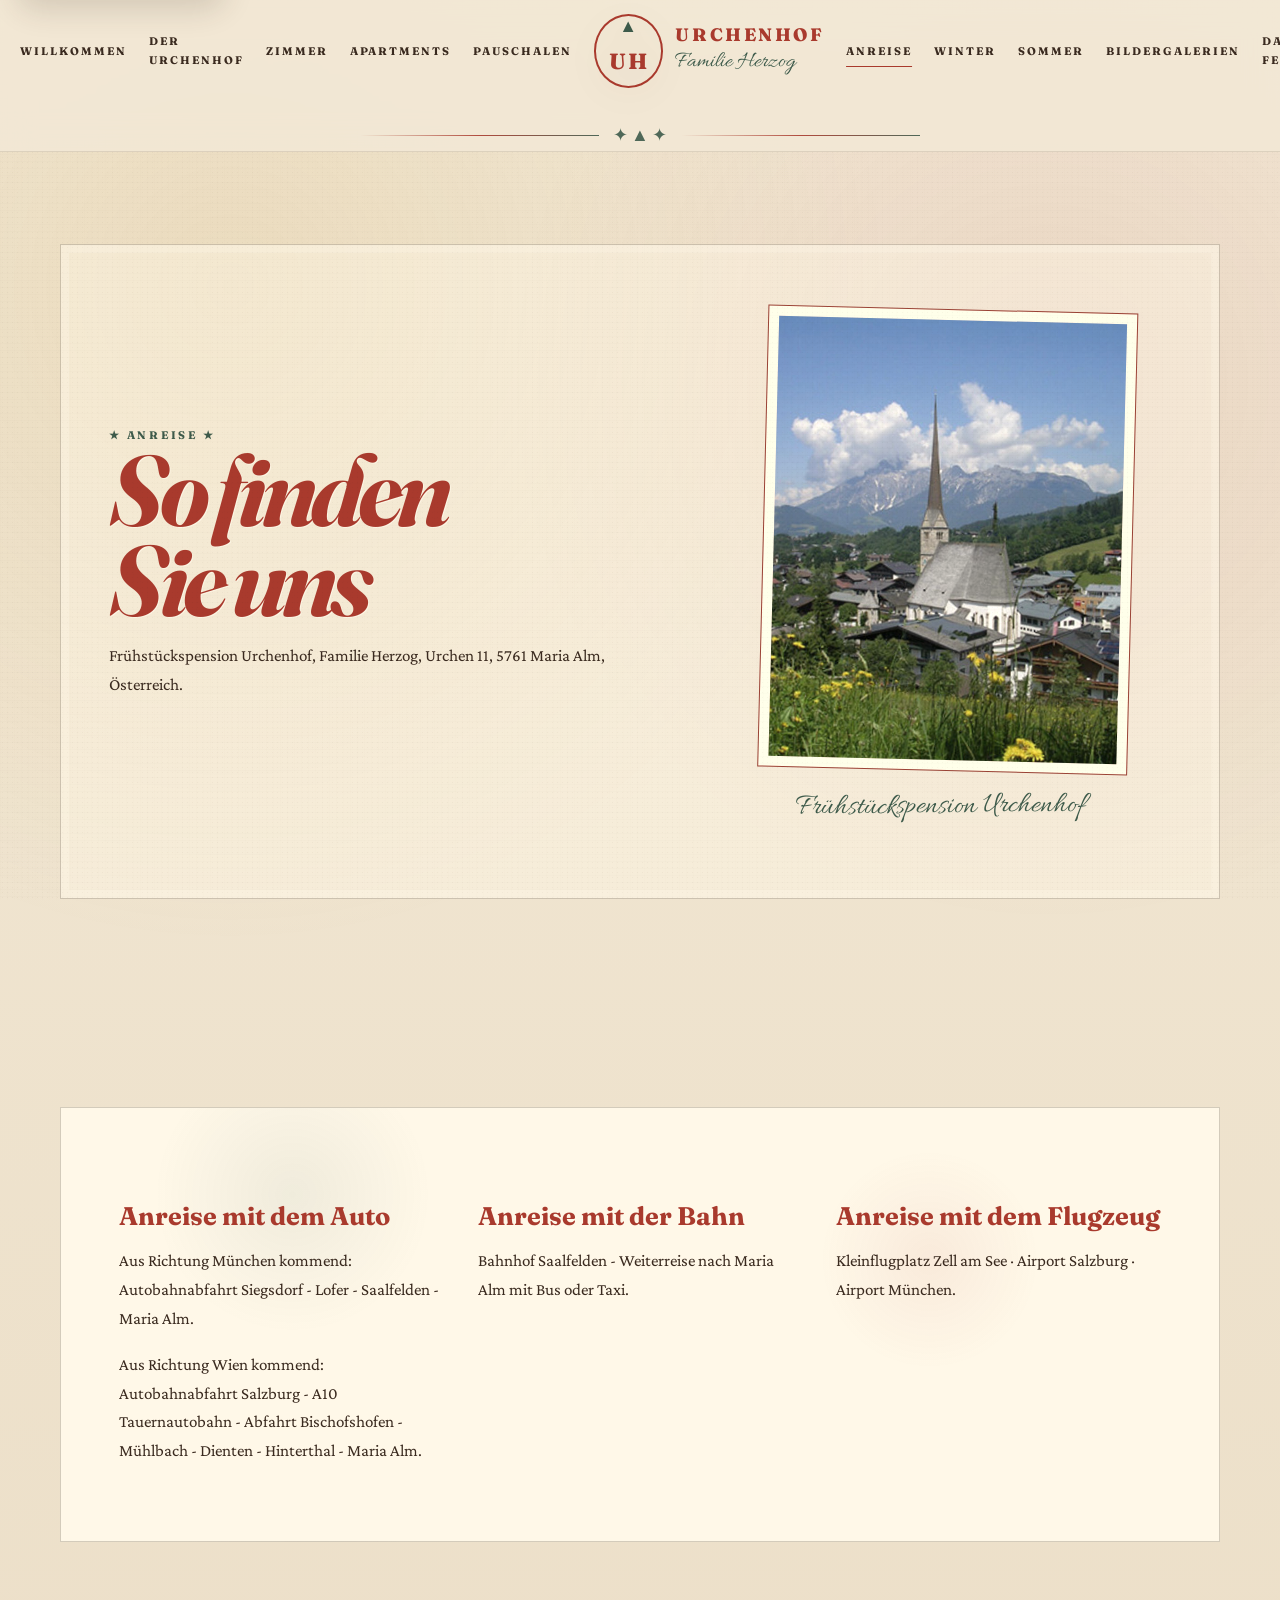
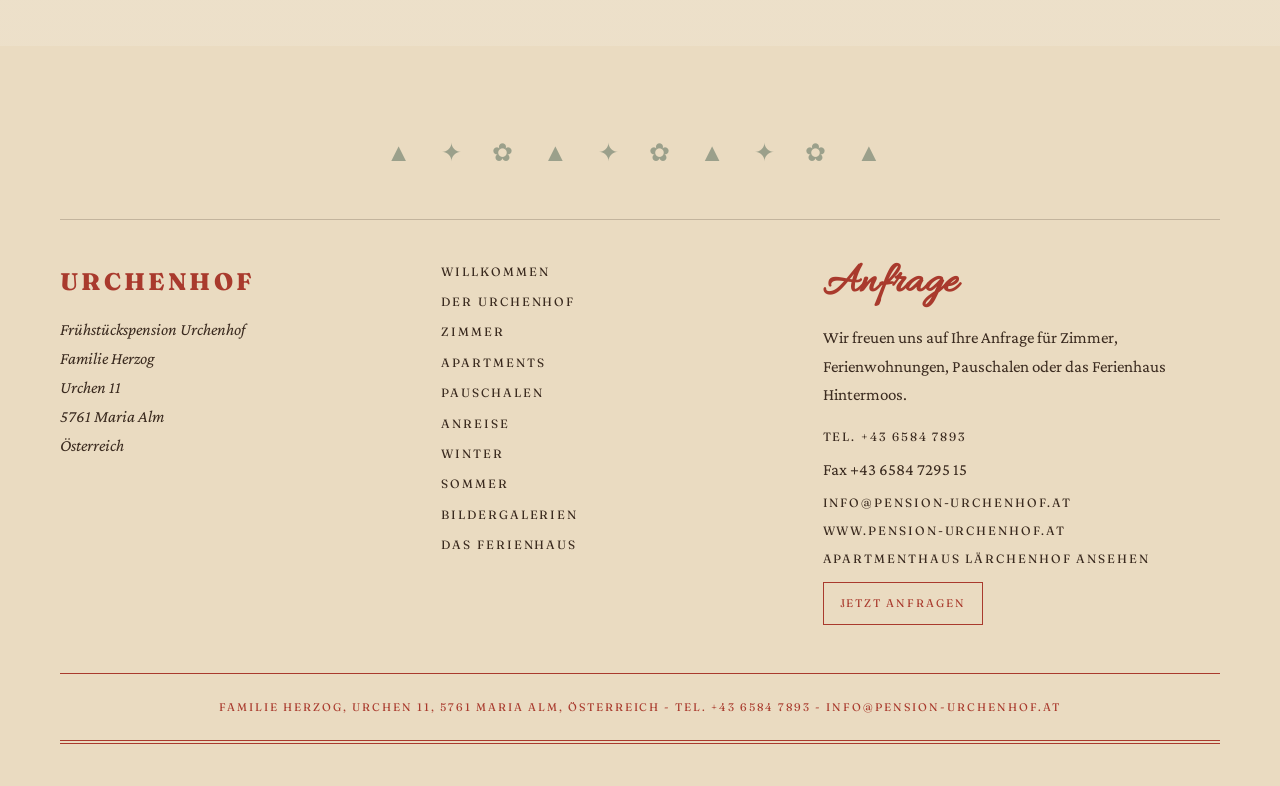
<file: anreise.html>
<!DOCTYPE html>
<html lang="de">
<head>
  <meta charset="UTF-8" />
  <meta name="viewport" content="width=device-width, initial-scale=1.0" />
  <title>Anreise zur Frühstückspension Urchenhof</title>
  <meta name="description" content="Anreise zur Frühstückspension Urchenhof in Maria Alm mit Auto, Bahn oder Flugzeug. Adresse: Urchen 11, 5761 Maria Alm, Österreich." />
  <meta name="robots" content="index, follow" />
  <meta name="author" content="Frühstückspension Urchenhof, Familie Herzog" />
  <meta name="theme-color" content="#A93A2D" />
  <meta property="og:type" content="website" />
  <meta property="og:title" content="Anreise zur Frühstückspension Urchenhof" />
  <meta property="og:description" content="Anreise zur Frühstückspension Urchenhof in Maria Alm mit Auto, Bahn oder Flugzeug. Adresse: Urchen 11, 5761 Maria Alm, Österreich." />
  <meta property="og:image" content="https://www.pension-urchenhof.at/fotos/urchenhof_front04_640x480.jpg" />
  <meta property="og:url" content="https://www.pension-urchenhof.at/anreise.html" />
  <meta property="og:locale" content="de_AT" />
  <meta name="twitter:card" content="summary_large_image" />
  <link rel="canonical" href="https://www.pension-urchenhof.at/anreise.html" />
  <link rel="icon" href="fotos/newlogo.png" />
  <link rel="preconnect" href="https://fonts.googleapis.com">
  <link rel="preconnect" href="https://fonts.gstatic.com" crossorigin>
  <link href="https://fonts.googleapis.com/css2?family=Allura&family=Caveat+Brush&family=Crimson+Pro:ital,wght@0,400;0,500;0,600;0,700;1,400;1,600;1,700&family=Fraunces:ital,opsz,wght@0,9..144,500;0,9..144,700;1,9..144,600;1,700&display=swap" rel="stylesheet">
  <link rel="stylesheet" href="assets/css/styles.css" />
</head>
<body>
  <a class="skip-link" href="#main-content">Zum Inhalt springen</a>
  <header class="site-header" id="header">
    <div class="nav-shell">
      <nav class="nav-left" aria-label="Hauptnavigation links">
        <a class="nav-link " href="./">Willkommen</a>
        <a class="nav-link " href="der-urchenhof.html">Der Urchenhof</a>
        <a class="nav-link " href="zimmer.html">Zimmer</a>
        <a class="nav-link " href="apartments.html">Apartments</a>
        <a class="nav-link " href="pauschalen.html">Pauschalen</a>
      </nav>
      <a class="brand" href="./" aria-label="Urchenhof Startseite"><div class="brand-logo" aria-hidden="true">UH</div><div class="brand-copy"><div class="brand-name">Urchenhof</div><div class="brand-sub">Familie Herzog</div></div></a>
      <nav class="nav-right" aria-label="Hauptnavigation rechts">
        <a class="nav-link active" href="anreise.html">Anreise</a>
        <a class="nav-link " href="winter.html">Winter</a>
        <a class="nav-link " href="sommer.html">Sommer</a>
        <a class="nav-link " href="bildergalerien.html">Bildergalerien</a>
        <a class="nav-link " href="ferienhaus-hintermoos.html">Das Ferienhaus</a>
        <a class="nav-link" href="#kontakt">Anfrage</a>
      </nav>
    </div>
    <div class="ornament"><span>✦ ▲ ✦</span></div>
  </header>
  <main id="main-content" tabindex="-1" class="subpage-main">
    <section class="subhero reveal">
      <div class="wrap book-grid">
        <div class="book-text"><div class="eyebrow">★ Anreise ★</div><h1 class="display-title">So finden Sie uns</h1><p>Frühstückspension Urchenhof, Familie Herzog, Urchen 11, 5761 Maria Alm, Österreich.</p></div>
        <figure class="portrait-card"><img src="fotos/mariaalm640x480.jpg" alt="Maria Alm am Hochkönig im Salzburger Land" decoding="async" fetchpriority="high"><figcaption class="caption">Frühstückspension Urchenhof</figcaption></figure>
      </div>
    </section>
    <section class="reveal"><div class="wrap menu-card"><div class="content-grid"><article class="content-item"><h2>Anreise mit dem Auto</h2><p>Aus Richtung München kommend: Autobahnabfahrt Siegsdorf - Lofer - Saalfelden - Maria Alm.</p><p>Aus Richtung Wien kommend: Autobahnabfahrt Salzburg - A10 Tauernautobahn - Abfahrt Bischofshofen - Mühlbach - Dienten - Hinterthal - Maria Alm.</p></article><article class="content-item"><h2>Anreise mit der Bahn</h2><p>Bahnhof Saalfelden - Weiterreise nach Maria Alm mit Bus oder Taxi.</p></article><article class="content-item"><h2>Anreise mit dem Flugzeug</h2><p>Kleinflugplatz Zell am See · Airport Salzburg · Airport München.</p></article></div></div></section>
  </main>
  <footer id="kontakt">
    <div class="wrap">
      <div class="footer-band">▲ ✦ ✿ ▲ ✦ ✿ ▲ ✦ ✿ ▲</div>
      <div class="footer-grid">
        <div><div class="footer-logo">Urchenhof</div><div class="footer-address">Frühstückspension Urchenhof<br>Familie Herzog<br>Urchen 11<br>5761 Maria Alm<br>Österreich</div></div>
        <nav class="footer-menu" aria-label="Footer Navigation"><a href="./">Willkommen</a><a href="der-urchenhof.html">Der Urchenhof</a><a href="zimmer.html">Zimmer</a><a href="apartments.html">Apartments</a><a href="pauschalen.html">Pauschalen</a><a href="anreise.html">Anreise</a><a href="winter.html">Winter</a><a href="sommer.html">Sommer</a><a href="bildergalerien.html">Bildergalerien</a><a href="ferienhaus-hintermoos.html">Das Ferienhaus</a></nav>
        <div class="newsletter"><h3>Anfrage</h3><p>Wir freuen uns auf Ihre Anfrage für Zimmer, Ferienwohnungen, Pauschalen oder das Ferienhaus Hintermoos.</p><div class="contact-box"><a class="contact-link" href="tel:+4365847893">Tel. +43 6584 7893</a><span>Fax +43 6584 7295 15</span><a class="contact-link" href="mailto:info@pension-urchenhof.at">info@pension-urchenhof.at</a><a class="contact-link" href="https://www.pension-urchenhof.at/">www.pension-urchenhof.at</a><a class="contact-link" href="https://www.apartments-laerchenhof.at/">Apartmenthaus Lärchenhof ansehen</a></div><a class="cta" href="mailto:info@pension-urchenhof.at?subject=Anfrage%20Urchenhof">Jetzt anfragen</a></div>
      </div>
      <div class="footer-bottom">Familie Herzog, Urchen 11, 5761 Maria Alm, Österreich - Tel. +43 6584 7893 - info@pension-urchenhof.at</div>
    </div>
  </footer>
  <script src="assets/js/main.js" defer></script>
</body>
</html>
</file>
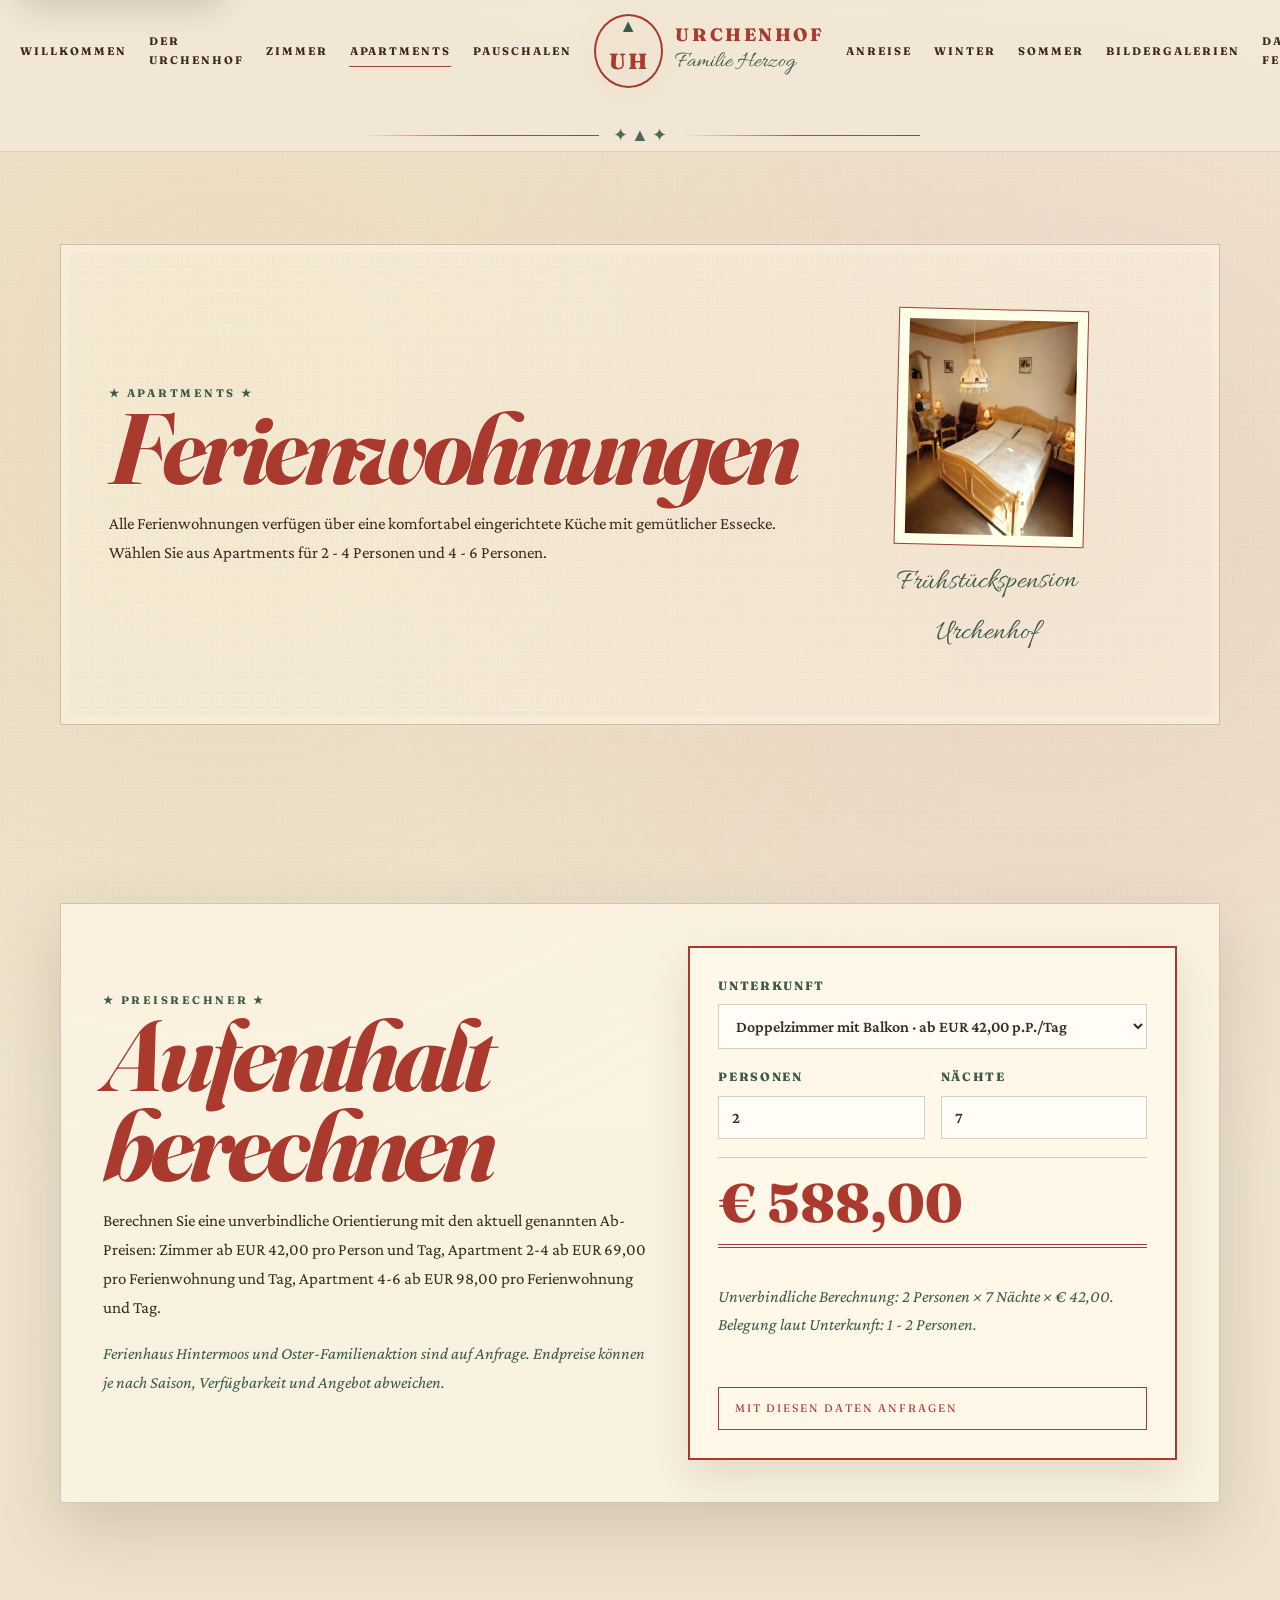
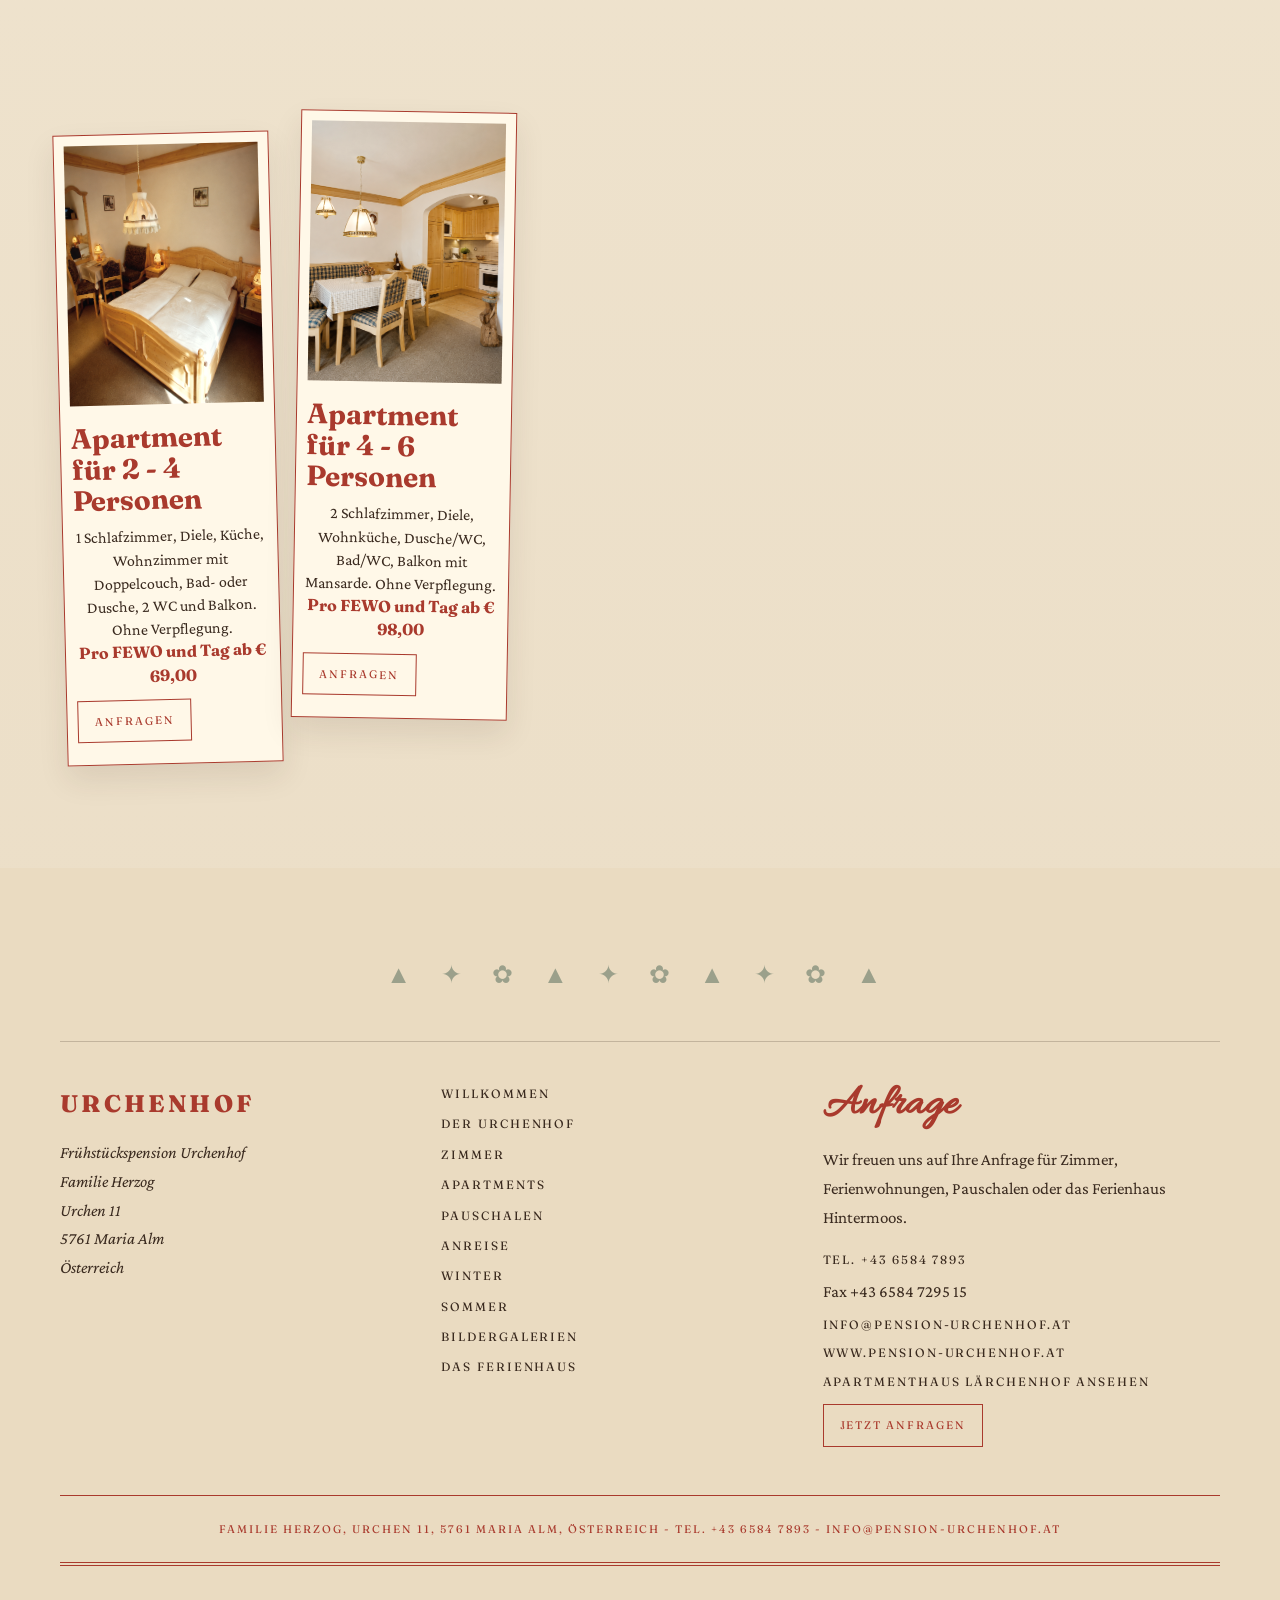
<file: apartments.html>
<!DOCTYPE html>
<html lang="de">
<head>
  <meta charset="UTF-8" />
  <meta name="viewport" content="width=device-width, initial-scale=1.0" />
  <title>Apartments und Ferienwohnungen Urchenhof</title>
  <meta name="description" content="Ferienwohnungen und Apartments in der Pension Urchenhof in Maria Alm: Apartment 2-4 ab EUR 69,00 und Apartment 4-6 ab EUR 98,00 pro FEWO und Tag." />
  <meta name="robots" content="index, follow" />
  <meta name="author" content="Frühstückspension Urchenhof, Familie Herzog" />
  <meta name="theme-color" content="#A93A2D" />
  <meta property="og:type" content="website" />
  <meta property="og:title" content="Apartments und Ferienwohnungen Urchenhof" />
  <meta property="og:description" content="Ferienwohnungen und Apartments in der Pension Urchenhof in Maria Alm: Apartment 2-4 ab EUR 69,00 und Apartment 4-6 ab EUR 98,00 pro FEWO und Tag." />
  <meta property="og:image" content="https://www.pension-urchenhof.at/fotos/urchenhof_front04_640x480.jpg" />
  <meta property="og:url" content="https://www.pension-urchenhof.at/apartments.html" />
  <meta property="og:locale" content="de_AT" />
  <meta name="twitter:card" content="summary_large_image" />
  <link rel="canonical" href="https://www.pension-urchenhof.at/apartments.html" />
  <link rel="icon" href="fotos/newlogo.png" />
  <link rel="preconnect" href="https://fonts.googleapis.com">
  <link rel="preconnect" href="https://fonts.gstatic.com" crossorigin>
  <link href="https://fonts.googleapis.com/css2?family=Allura&family=Caveat+Brush&family=Crimson+Pro:ital,wght@0,400;0,500;0,600;0,700;1,400;1,600;1,700&family=Fraunces:ital,opsz,wght@0,9..144,500;0,9..144,700;1,9..144,600;1,700&display=swap" rel="stylesheet">
  <link rel="stylesheet" href="assets/css/styles.css" />
</head>
<body>
  <a class="skip-link" href="#main-content">Zum Inhalt springen</a>
  <header class="site-header" id="header">
    <div class="nav-shell">
      <nav class="nav-left" aria-label="Hauptnavigation links">
        <a class="nav-link " href="./">Willkommen</a>
        <a class="nav-link " href="der-urchenhof.html">Der Urchenhof</a>
        <a class="nav-link " href="zimmer.html">Zimmer</a>
        <a class="nav-link active" href="apartments.html">Apartments</a>
        <a class="nav-link " href="pauschalen.html">Pauschalen</a>
      </nav>
      <a class="brand" href="./" aria-label="Urchenhof Startseite"><div class="brand-logo" aria-hidden="true">UH</div><div class="brand-copy"><div class="brand-name">Urchenhof</div><div class="brand-sub">Familie Herzog</div></div></a>
      <nav class="nav-right" aria-label="Hauptnavigation rechts">
        <a class="nav-link " href="anreise.html">Anreise</a>
        <a class="nav-link " href="winter.html">Winter</a>
        <a class="nav-link " href="sommer.html">Sommer</a>
        <a class="nav-link " href="bildergalerien.html">Bildergalerien</a>
        <a class="nav-link " href="ferienhaus-hintermoos.html">Das Ferienhaus</a>
        <a class="nav-link" href="#kontakt">Anfrage</a>
      </nav>
    </div>
    <div class="ornament"><span>✦ ▲ ✦</span></div>
  </header>
  <main id="main-content" tabindex="-1" class="subpage-main">
    <section class="subhero reveal">
      <div class="wrap book-grid">
        <div class="book-text"><div class="eyebrow">★ Apartments ★</div><h1 class="display-title">Ferienwohnungen</h1><p>Alle Ferienwohnungen verfügen über eine komfortabel eingerichtete Küche mit gemütlicher Essecke. Wählen Sie aus Apartments für 2 - 4 Personen und 4 - 6 Personen.</p></div>
        <figure class="portrait-card"><img src="fotos/urchenhof_apartment.png" alt="Apartment in der Pension Urchenhof in Maria Alm" decoding="async" fetchpriority="high"><figcaption class="caption">Frühstückspension Urchenhof</figcaption></figure>
      </div>
    </section>

    <section id="preisrechner" class="price-calculator-section reveal">
      <div class="wrap calculator-card">
        <div>
          <div class="eyebrow">★ Preisrechner ★</div>
          <h2 class="display-title">Aufenthalt berechnen</h2>
          <p>Berechnen Sie eine unverbindliche Orientierung mit den aktuell genannten Ab-Preisen: Zimmer ab EUR 42,00 pro Person und Tag, Apartment 2-4 ab EUR 69,00 pro Ferienwohnung und Tag, Apartment 4-6 ab EUR 98,00 pro Ferienwohnung und Tag.</p>
          <p class="small-note">Ferienhaus Hintermoos und Oster-Familienaktion sind auf Anfrage. Endpreise können je nach Saison, Verfügbarkeit und Angebot abweichen.</p>
        </div>
        <form class="price-calculator" data-price-calculator aria-label="Preisrechner für Zimmer und Apartments">
          <label>Unterkunft
            <select name="unit" data-price-unit>
              <option value="double" data-price="42" data-mode="person" data-min="1" data-max="2">Doppelzimmer mit Balkon · ab EUR 42,00 p.P./Tag</option>
              <option value="triple" data-price="42" data-mode="person" data-min="2" data-max="3">Dreibettzimmer mit Balkon · ab EUR 42,00 p.P./Tag</option>
              <option value="quad" data-price="42" data-mode="person" data-min="2" data-max="4">Vierbettzimmer mit Balkon · ab EUR 42,00 p.P./Tag</option>
              <option value="apt24" data-price="69" data-mode="unit" data-min="2" data-max="4">Apartment für 2 - 4 Personen · ab EUR 69,00/FEWO/Tag</option>
              <option value="apt46" data-price="98" data-mode="unit" data-min="4" data-max="6">Apartment für 4 - 6 Personen · ab EUR 98,00/FEWO/Tag</option>
            </select>
          </label>
          <div class="calculator-fields">
            <label>Personen
              <input name="guests" data-price-guests type="number" min="1" max="6" value="2" inputmode="numeric">
            </label>
            <label>Nächte
              <input name="nights" data-price-nights type="number" min="1" max="30" value="7" inputmode="numeric">
            </label>
          </div>
          <output class="calculator-result" data-price-result>€ 588,00</output>
          <p class="small-note" data-price-note>Berechnung: 2 Personen × 7 Nächte × EUR 42,00.</p>
          <a class="cta" data-price-mail href="mailto:info@pension-urchenhof.at?subject=Anfrage%20Urchenhof">Mit diesen Daten anfragen</a>
        </form>
      </div>
    </section>
    <section class="reveal"><div class="wrap"><div class="room-album detail-list"><article class="room-card" id="apartment-2-4"><img src="fotos/urchenhof_apartment.png" alt="Apartment für 2 bis 4 Personen im Urchenhof" loading="lazy"><h2>Apartment für 2 - 4 Personen</h2><p>1 Schlafzimmer, Diele, Küche, Wohnzimmer mit Doppelcouch, Bad- oder Dusche, 2 WC und Balkon. Ohne Verpflegung.</p><p class="price">Pro FEWO und Tag ab € 69,00</p><a class="cta" href="mailto:info@pension-urchenhof.at?subject=Anfrage%20Apartment%202-4">Anfragen</a></article><article class="room-card" id="apartment-4-6"><img src="fotos/urchenhof_apartment2_4..png" alt="Apartment für 4 bis 6 Personen im Urchenhof" loading="lazy"><h2>Apartment für 4 - 6 Personen</h2><p>2 Schlafzimmer, Diele, Wohnküche, Dusche/WC, Bad/WC, Balkon mit Mansarde. Ohne Verpflegung.</p><p class="price">Pro FEWO und Tag ab € 98,00</p><a class="cta" href="mailto:info@pension-urchenhof.at?subject=Anfrage%20Apartment%204-6">Anfragen</a></article></div></div></section>
  </main>
  <footer id="kontakt">
    <div class="wrap">
      <div class="footer-band">▲ ✦ ✿ ▲ ✦ ✿ ▲ ✦ ✿ ▲</div>
      <div class="footer-grid">
        <div><div class="footer-logo">Urchenhof</div><div class="footer-address">Frühstückspension Urchenhof<br>Familie Herzog<br>Urchen 11<br>5761 Maria Alm<br>Österreich</div></div>
        <nav class="footer-menu" aria-label="Footer Navigation"><a href="./">Willkommen</a><a href="der-urchenhof.html">Der Urchenhof</a><a href="zimmer.html">Zimmer</a><a href="apartments.html">Apartments</a><a href="pauschalen.html">Pauschalen</a><a href="anreise.html">Anreise</a><a href="winter.html">Winter</a><a href="sommer.html">Sommer</a><a href="bildergalerien.html">Bildergalerien</a><a href="ferienhaus-hintermoos.html">Das Ferienhaus</a></nav>
        <div class="newsletter"><h3>Anfrage</h3><p>Wir freuen uns auf Ihre Anfrage für Zimmer, Ferienwohnungen, Pauschalen oder das Ferienhaus Hintermoos.</p><div class="contact-box"><a class="contact-link" href="tel:+4365847893">Tel. +43 6584 7893</a><span>Fax +43 6584 7295 15</span><a class="contact-link" href="mailto:info@pension-urchenhof.at">info@pension-urchenhof.at</a><a class="contact-link" href="https://www.pension-urchenhof.at/">www.pension-urchenhof.at</a><a class="contact-link" href="https://www.apartments-laerchenhof.at/">Apartmenthaus Lärchenhof ansehen</a></div><a class="cta" href="mailto:info@pension-urchenhof.at?subject=Anfrage%20Urchenhof">Jetzt anfragen</a></div>
      </div>
      <div class="footer-bottom">Familie Herzog, Urchen 11, 5761 Maria Alm, Österreich - Tel. +43 6584 7893 - info@pension-urchenhof.at</div>
    </div>
  </footer>
  <script src="assets/js/main.js" defer></script>
</body>
</html>
</file>
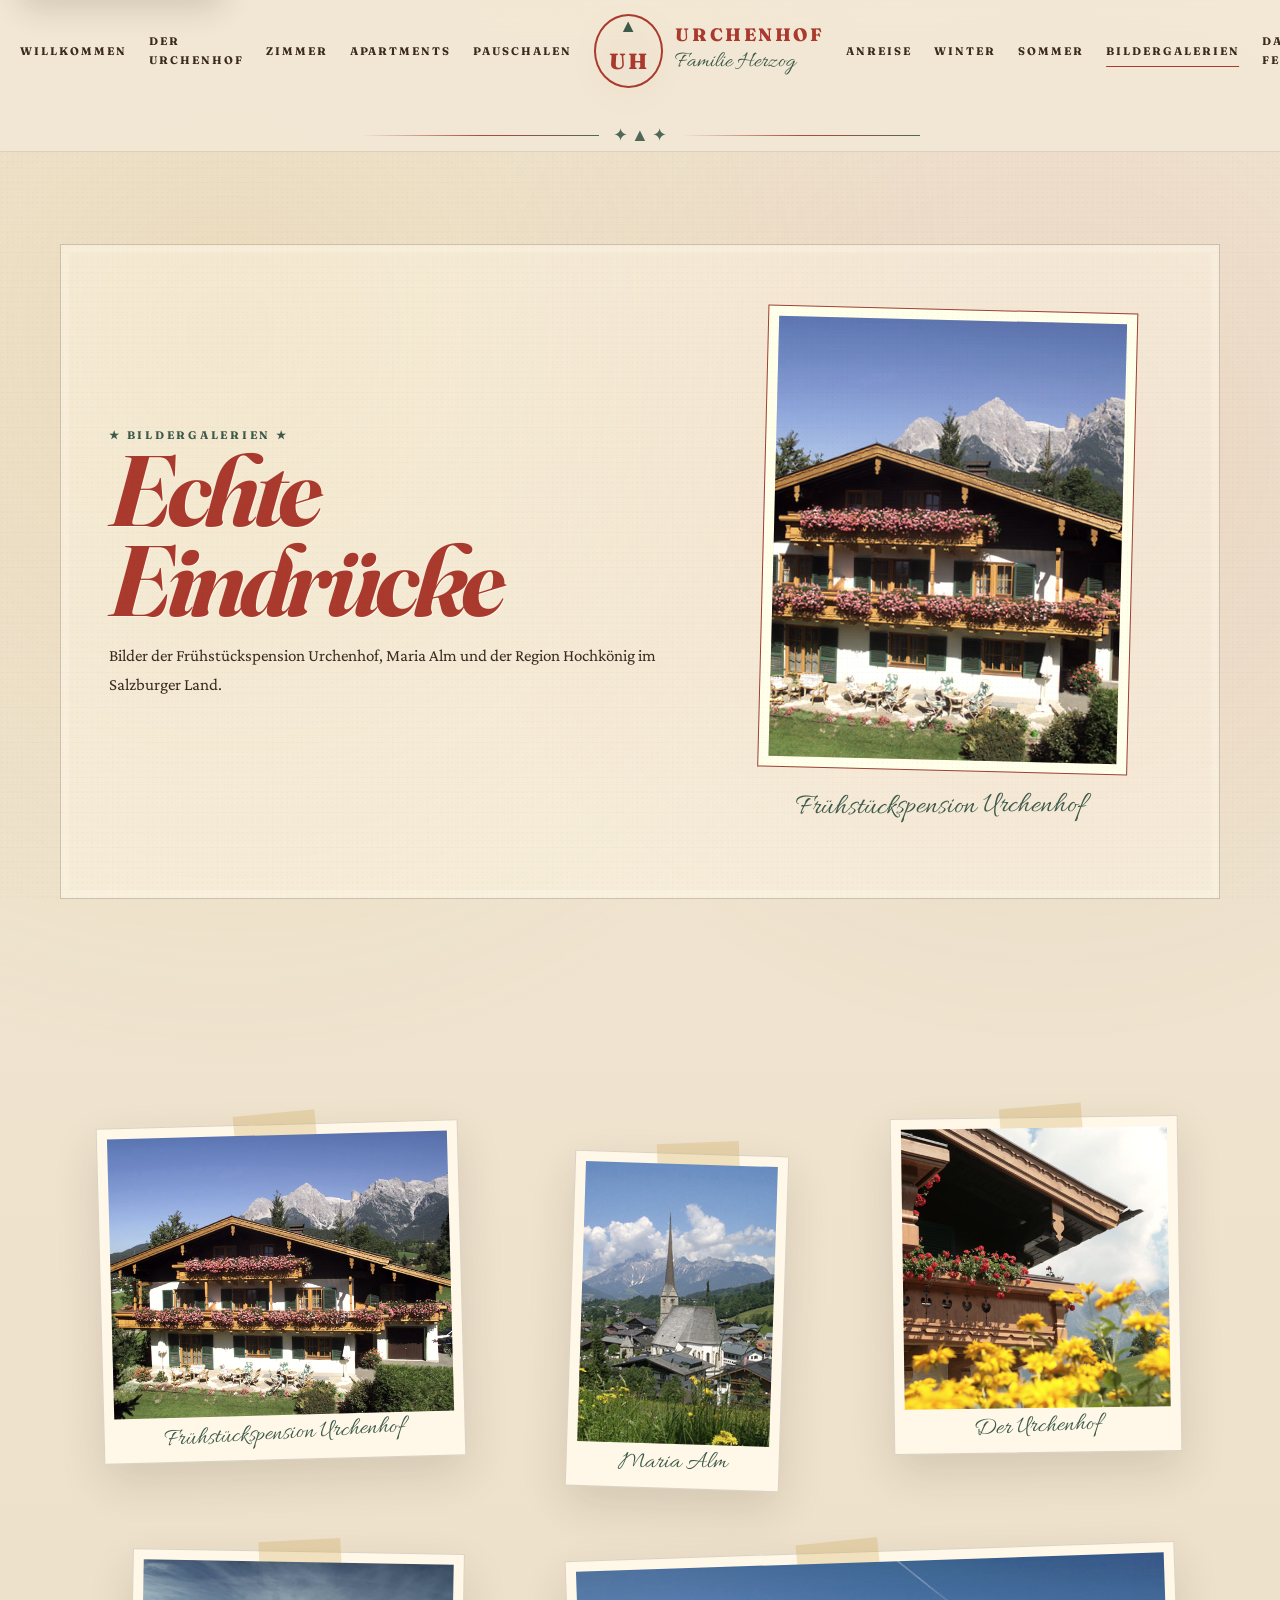
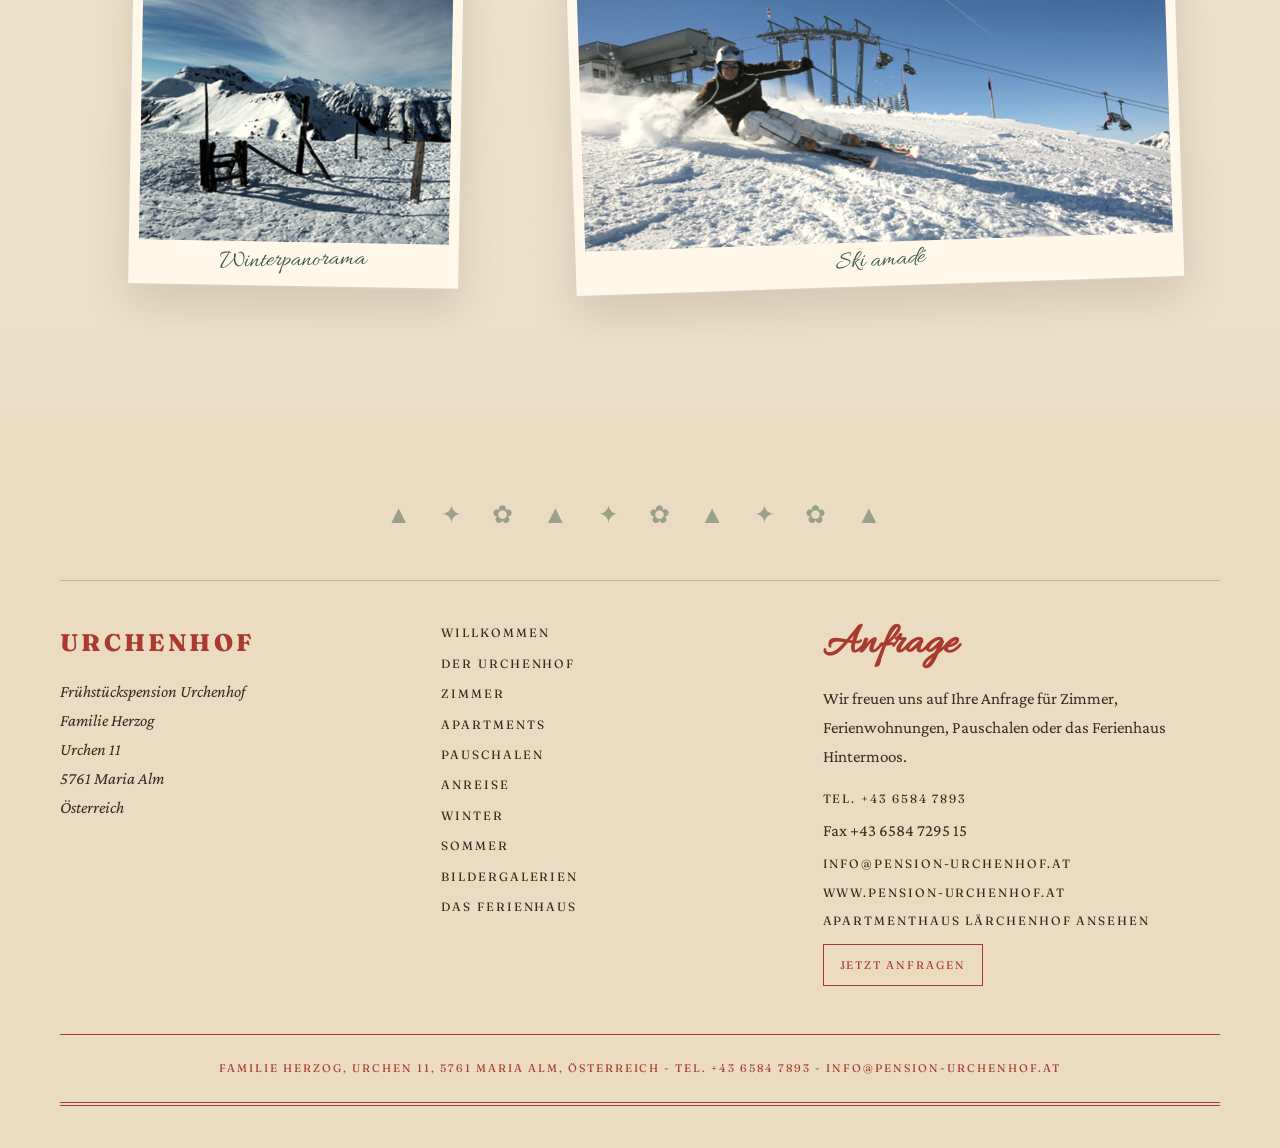
<file: bildergalerien.html>
<!DOCTYPE html>
<html lang="de">
<head>
  <meta charset="UTF-8" />
  <meta name="viewport" content="width=device-width, initial-scale=1.0" />
  <title>Bildergalerien Frühstückspension Urchenhof</title>
  <meta name="description" content="Bildergalerien mit Eindrücken von Frühstückspension Urchenhof, Maria Alm, Hochkönig, Winter und Sommer." />
  <meta name="robots" content="index, follow" />
  <meta name="author" content="Frühstückspension Urchenhof, Familie Herzog" />
  <meta name="theme-color" content="#A93A2D" />
  <meta property="og:type" content="website" />
  <meta property="og:title" content="Bildergalerien Frühstückspension Urchenhof" />
  <meta property="og:description" content="Bildergalerien mit Eindrücken von Frühstückspension Urchenhof, Maria Alm, Hochkönig, Winter und Sommer." />
  <meta property="og:image" content="https://www.pension-urchenhof.at/fotos/urchenhof_front04_640x480.jpg" />
  <meta property="og:url" content="https://www.pension-urchenhof.at/bildergalerien.html" />
  <meta property="og:locale" content="de_AT" />
  <meta name="twitter:card" content="summary_large_image" />
  <link rel="canonical" href="https://www.pension-urchenhof.at/bildergalerien.html" />
  <link rel="icon" href="fotos/newlogo.png" />
  <link rel="preconnect" href="https://fonts.googleapis.com">
  <link rel="preconnect" href="https://fonts.gstatic.com" crossorigin>
  <link href="https://fonts.googleapis.com/css2?family=Allura&family=Caveat+Brush&family=Crimson+Pro:ital,wght@0,400;0,500;0,600;0,700;1,400;1,600;1,700&family=Fraunces:ital,opsz,wght@0,9..144,500;0,9..144,700;1,9..144,600;1,700&display=swap" rel="stylesheet">
  <link rel="stylesheet" href="assets/css/styles.css" />
</head>
<body>
  <a class="skip-link" href="#main-content">Zum Inhalt springen</a>
  <header class="site-header" id="header">
    <div class="nav-shell">
      <nav class="nav-left" aria-label="Hauptnavigation links">
        <a class="nav-link " href="./">Willkommen</a>
        <a class="nav-link " href="der-urchenhof.html">Der Urchenhof</a>
        <a class="nav-link " href="zimmer.html">Zimmer</a>
        <a class="nav-link " href="apartments.html">Apartments</a>
        <a class="nav-link " href="pauschalen.html">Pauschalen</a>
      </nav>
      <a class="brand" href="./" aria-label="Urchenhof Startseite"><div class="brand-logo" aria-hidden="true">UH</div><div class="brand-copy"><div class="brand-name">Urchenhof</div><div class="brand-sub">Familie Herzog</div></div></a>
      <nav class="nav-right" aria-label="Hauptnavigation rechts">
        <a class="nav-link " href="anreise.html">Anreise</a>
        <a class="nav-link " href="winter.html">Winter</a>
        <a class="nav-link " href="sommer.html">Sommer</a>
        <a class="nav-link active" href="bildergalerien.html">Bildergalerien</a>
        <a class="nav-link " href="ferienhaus-hintermoos.html">Das Ferienhaus</a>
        <a class="nav-link" href="#kontakt">Anfrage</a>
      </nav>
    </div>
    <div class="ornament"><span>✦ ▲ ✦</span></div>
  </header>
  <main id="main-content" tabindex="-1" class="subpage-main">
    <section class="subhero reveal">
      <div class="wrap book-grid">
        <div class="book-text"><div class="eyebrow">★ Bildergalerien ★</div><h1 class="display-title">Echte Eindrücke</h1><p>Bilder der Frühstückspension Urchenhof, Maria Alm und der Region Hochkönig im Salzburger Land.</p></div>
        <figure class="portrait-card"><img src="fotos/urchenhof_front04_640x480.jpg" alt="Frühstückspension Urchenhof in Maria Alm" decoding="async" fetchpriority="high"><figcaption class="caption">Frühstückspension Urchenhof</figcaption></figure>
      </div>
    </section>
    <section class="reveal"><div class="wrap"><div class="gallery-grid"><figure class="album-photo"><img src="fotos/urchenhof_front04_640x480.jpg" alt="Frühstückspension Urchenhof in Maria Alm" loading="lazy"><figcaption class="caption">Frühstückspension Urchenhof</figcaption></figure><figure class="album-photo"><img src="fotos/mariaalm640x480.jpg" alt="Maria Alm am Hochkönig" loading="lazy"><figcaption class="caption">Maria Alm</figcaption></figure><figure class="album-photo"><img src="fotos/urchenhof22_640x480.jpg" alt="Der Urchenhof mit Pension und Apartments" loading="lazy"><figcaption class="caption">Der Urchenhof</figcaption></figure><figure class="album-photo"><img src="fotos/bergpanorama_winter-2.jpg" alt="Winterliches Bergpanorama am Hochkönig" loading="lazy"><figcaption class="caption">Winterpanorama</figcaption></figure><figure class="album-photo"><img src="fotos/skifahren.jpg" alt="Skifahrer im Skigebiet Hochkönig" loading="lazy"><figcaption class="caption">Ski amadé</figcaption></figure></div></div></section>
  </main>
  <footer id="kontakt">
    <div class="wrap">
      <div class="footer-band">▲ ✦ ✿ ▲ ✦ ✿ ▲ ✦ ✿ ▲</div>
      <div class="footer-grid">
        <div><div class="footer-logo">Urchenhof</div><div class="footer-address">Frühstückspension Urchenhof<br>Familie Herzog<br>Urchen 11<br>5761 Maria Alm<br>Österreich</div></div>
        <nav class="footer-menu" aria-label="Footer Navigation"><a href="./">Willkommen</a><a href="der-urchenhof.html">Der Urchenhof</a><a href="zimmer.html">Zimmer</a><a href="apartments.html">Apartments</a><a href="pauschalen.html">Pauschalen</a><a href="anreise.html">Anreise</a><a href="winter.html">Winter</a><a href="sommer.html">Sommer</a><a href="bildergalerien.html">Bildergalerien</a><a href="ferienhaus-hintermoos.html">Das Ferienhaus</a></nav>
        <div class="newsletter"><h3>Anfrage</h3><p>Wir freuen uns auf Ihre Anfrage für Zimmer, Ferienwohnungen, Pauschalen oder das Ferienhaus Hintermoos.</p><div class="contact-box"><a class="contact-link" href="tel:+4365847893">Tel. +43 6584 7893</a><span>Fax +43 6584 7295 15</span><a class="contact-link" href="mailto:info@pension-urchenhof.at">info@pension-urchenhof.at</a><a class="contact-link" href="https://www.pension-urchenhof.at/">www.pension-urchenhof.at</a><a class="contact-link" href="https://www.apartments-laerchenhof.at/">Apartmenthaus Lärchenhof ansehen</a></div><a class="cta" href="mailto:info@pension-urchenhof.at?subject=Anfrage%20Urchenhof">Jetzt anfragen</a></div>
      </div>
      <div class="footer-bottom">Familie Herzog, Urchen 11, 5761 Maria Alm, Österreich - Tel. +43 6584 7893 - info@pension-urchenhof.at</div>
    </div>
  </footer>
  <script src="assets/js/main.js" defer></script>
</body>
</html>
</file>
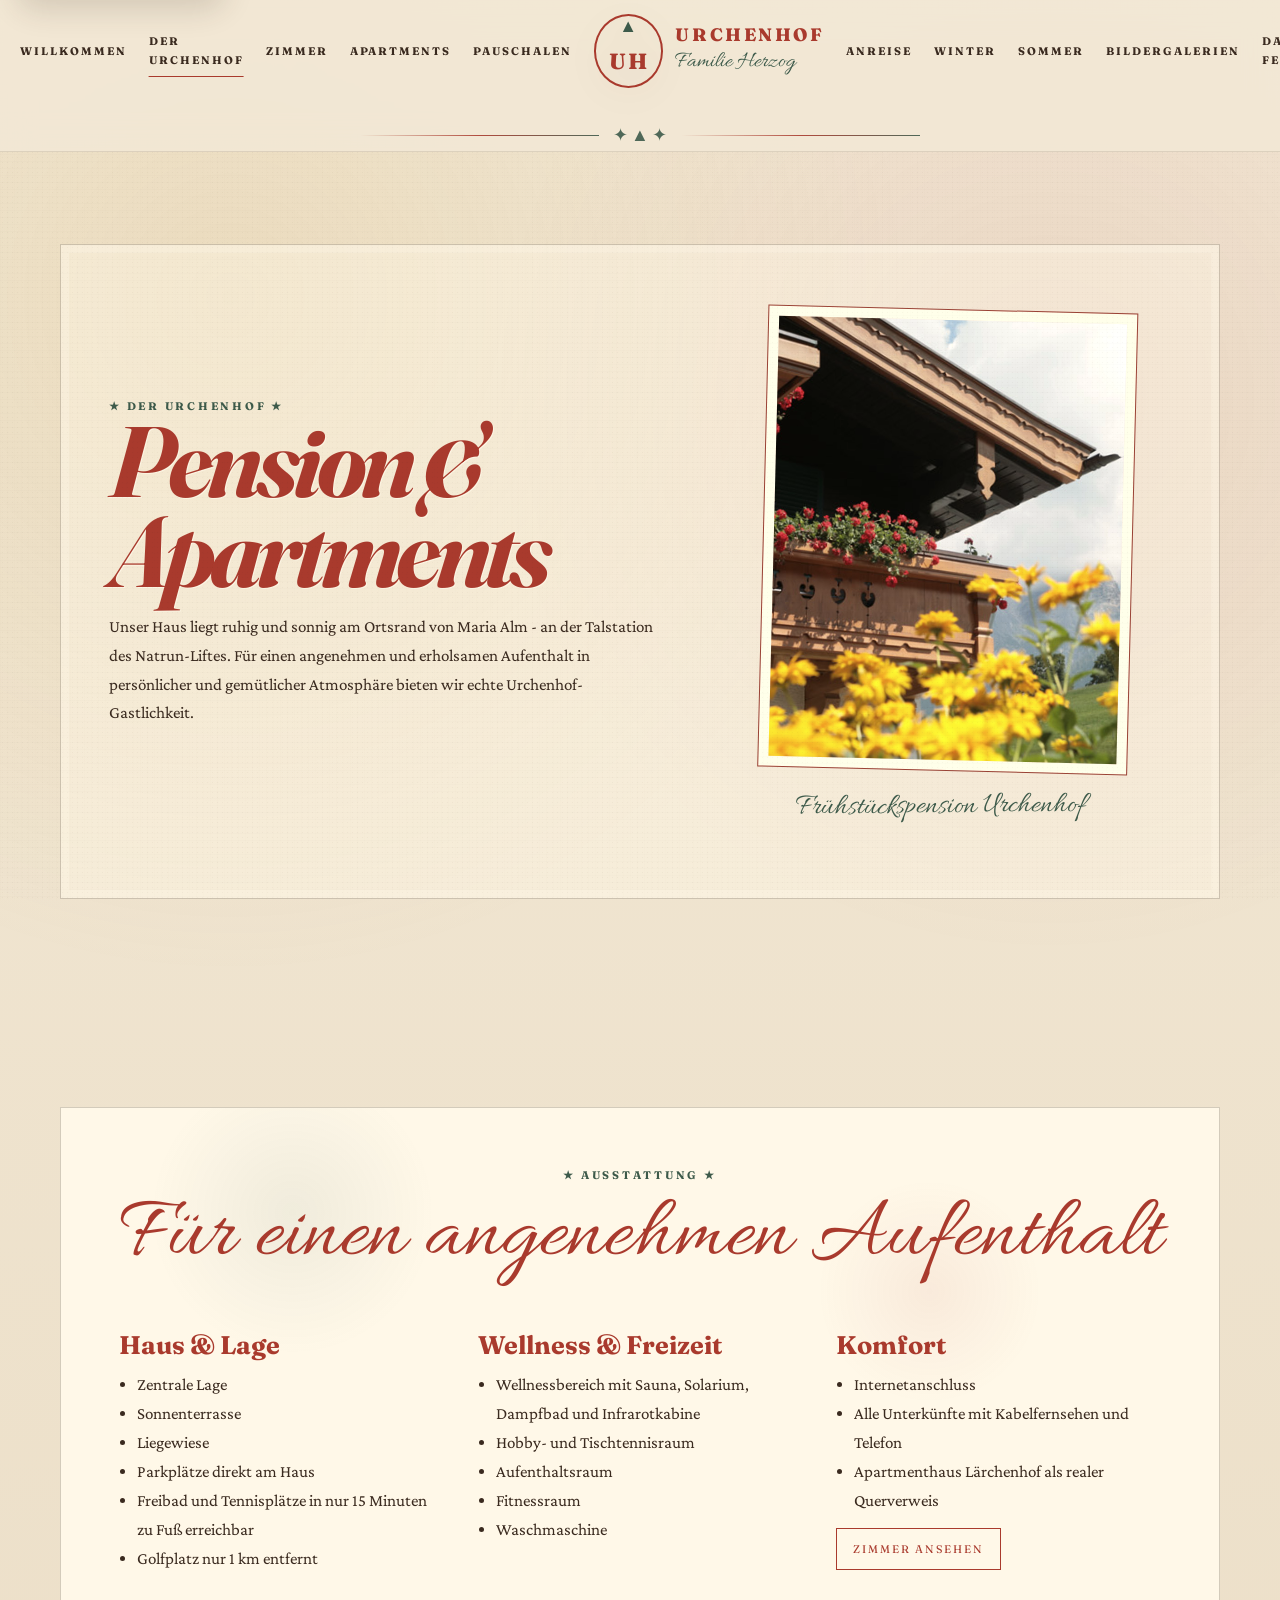
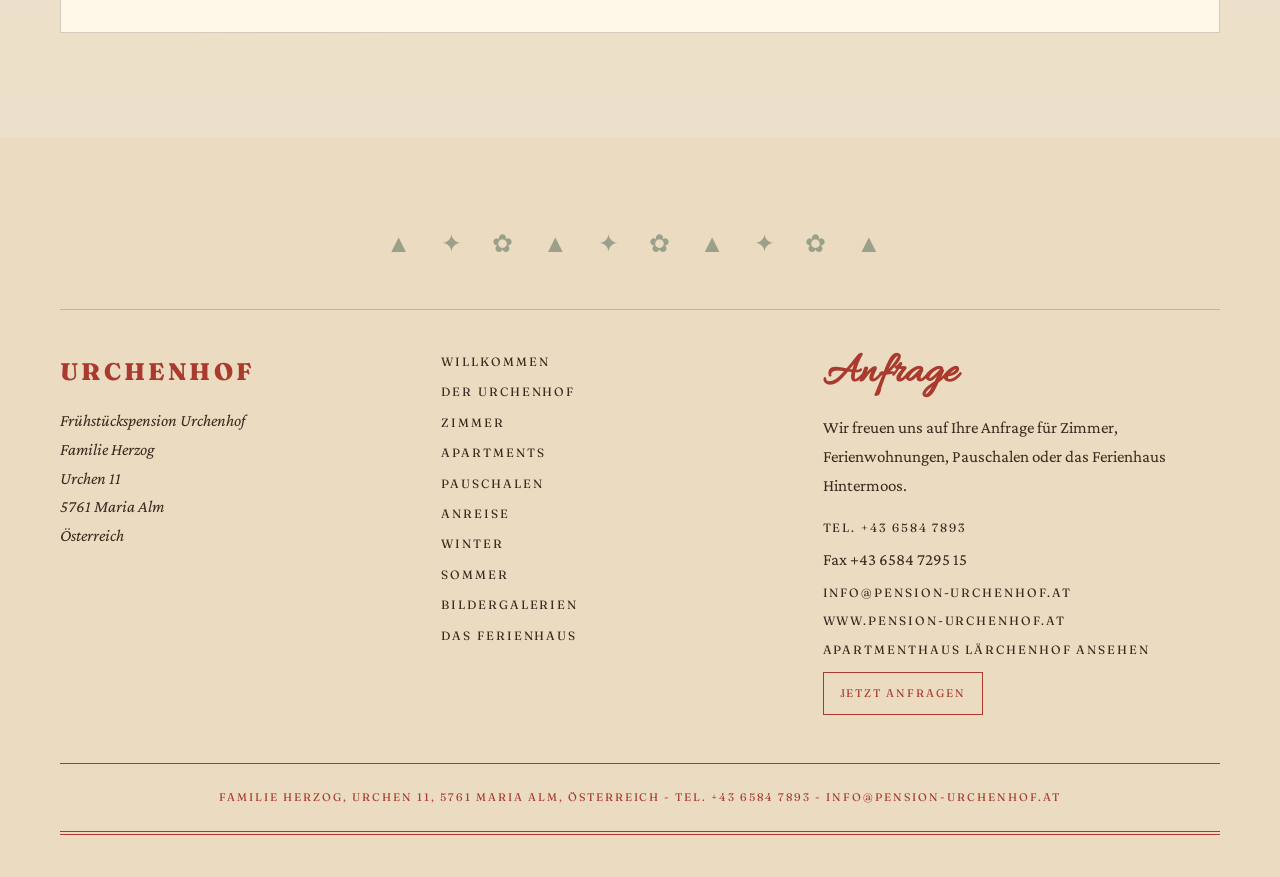
<file: der-urchenhof.html>
<!DOCTYPE html>
<html lang="de">
<head>
  <meta charset="UTF-8" />
  <meta name="viewport" content="width=device-width, initial-scale=1.0" />
  <title>Der Urchenhof - Pension & Apartments in Maria Alm</title>
  <meta name="description" content="Der Urchenhof liegt ruhig und sonnig am Ortsrand von Maria Alm an der Talstation des Natrun-Liftes mit Zimmern, Ferienwohnungen und Wellnessbereich." />
  <meta name="robots" content="index, follow" />
  <meta name="author" content="Frühstückspension Urchenhof, Familie Herzog" />
  <meta name="theme-color" content="#A93A2D" />
  <meta property="og:type" content="website" />
  <meta property="og:title" content="Der Urchenhof - Pension & Apartments in Maria Alm" />
  <meta property="og:description" content="Der Urchenhof liegt ruhig und sonnig am Ortsrand von Maria Alm an der Talstation des Natrun-Liftes mit Zimmern, Ferienwohnungen und Wellnessbereich." />
  <meta property="og:image" content="https://www.pension-urchenhof.at/fotos/urchenhof_front04_640x480.jpg" />
  <meta property="og:url" content="https://www.pension-urchenhof.at/der-urchenhof.html" />
  <meta property="og:locale" content="de_AT" />
  <meta name="twitter:card" content="summary_large_image" />
  <link rel="canonical" href="https://www.pension-urchenhof.at/der-urchenhof.html" />
  <link rel="icon" href="fotos/newlogo.png" />
  <link rel="preconnect" href="https://fonts.googleapis.com">
  <link rel="preconnect" href="https://fonts.gstatic.com" crossorigin>
  <link href="https://fonts.googleapis.com/css2?family=Allura&family=Caveat+Brush&family=Crimson+Pro:ital,wght@0,400;0,500;0,600;0,700;1,400;1,600;1,700&family=Fraunces:ital,opsz,wght@0,9..144,500;0,9..144,700;1,9..144,600;1,700&display=swap" rel="stylesheet">
  <link rel="stylesheet" href="assets/css/styles.css" />
</head>
<body>
  <a class="skip-link" href="#main-content">Zum Inhalt springen</a>
  <header class="site-header" id="header">
    <div class="nav-shell">
      <nav class="nav-left" aria-label="Hauptnavigation links">
        <a class="nav-link " href="./">Willkommen</a>
        <a class="nav-link active" href="der-urchenhof.html">Der Urchenhof</a>
        <a class="nav-link " href="zimmer.html">Zimmer</a>
        <a class="nav-link " href="apartments.html">Apartments</a>
        <a class="nav-link " href="pauschalen.html">Pauschalen</a>
      </nav>
      <a class="brand" href="./" aria-label="Urchenhof Startseite"><div class="brand-logo" aria-hidden="true">UH</div><div class="brand-copy"><div class="brand-name">Urchenhof</div><div class="brand-sub">Familie Herzog</div></div></a>
      <nav class="nav-right" aria-label="Hauptnavigation rechts">
        <a class="nav-link " href="anreise.html">Anreise</a>
        <a class="nav-link " href="winter.html">Winter</a>
        <a class="nav-link " href="sommer.html">Sommer</a>
        <a class="nav-link " href="bildergalerien.html">Bildergalerien</a>
        <a class="nav-link " href="ferienhaus-hintermoos.html">Das Ferienhaus</a>
        <a class="nav-link" href="#kontakt">Anfrage</a>
      </nav>
    </div>
    <div class="ornament"><span>✦ ▲ ✦</span></div>
  </header>
  <main id="main-content" tabindex="-1" class="subpage-main">
    <section class="subhero reveal">
      <div class="wrap book-grid">
        <div class="book-text"><div class="eyebrow">★ Der Urchenhof ★</div><h1 class="display-title">Pension & Apartments</h1><p>Unser Haus liegt ruhig und sonnig am Ortsrand von Maria Alm - an der Talstation des Natrun-Liftes. Für einen angenehmen und erholsamen Aufenthalt in persönlicher und gemütlicher Atmosphäre bieten wir echte Urchenhof-Gastlichkeit.</p></div>
        <figure class="portrait-card"><img src="fotos/urchenhof22_640x480.jpg" alt="Pension Urchenhof ruhig und sonnig am Ortsrand von Maria Alm" decoding="async" fetchpriority="high"><figcaption class="caption">Frühstückspension Urchenhof</figcaption></figure>
      </div>
    </section>
    <section class="reveal"><div class="wrap menu-card"><div class="chapter"><div class="eyebrow">★ Ausstattung ★</div><span class="script">Für einen angenehmen Aufenthalt</span></div><div class="content-grid"><article class="content-item"><h2>Haus & Lage</h2><ul><li>Zentrale Lage</li><li>Sonnenterrasse</li><li>Liegewiese</li><li>Parkplätze direkt am Haus</li><li>Freibad und Tennisplätze in nur 15 Minuten zu Fuß erreichbar</li><li>Golfplatz nur 1 km entfernt</li></ul></article><article class="content-item"><h2>Wellness & Freizeit</h2><ul><li>Wellnessbereich mit Sauna, Solarium, Dampfbad und Infrarotkabine</li><li>Hobby- und Tischtennisraum</li><li>Aufenthaltsraum</li><li>Fitnessraum</li><li>Waschmaschine</li></ul></article><article class="content-item"><h2>Komfort</h2><ul><li>Internetanschluss</li><li>Alle Unterkünfte mit Kabelfernsehen und Telefon</li><li>Apartmenthaus Lärchenhof als realer Querverweis</li></ul><a class="cta" href="zimmer.html">Zimmer ansehen</a></article></div></div></section>
  </main>
  <footer id="kontakt">
    <div class="wrap">
      <div class="footer-band">▲ ✦ ✿ ▲ ✦ ✿ ▲ ✦ ✿ ▲</div>
      <div class="footer-grid">
        <div><div class="footer-logo">Urchenhof</div><div class="footer-address">Frühstückspension Urchenhof<br>Familie Herzog<br>Urchen 11<br>5761 Maria Alm<br>Österreich</div></div>
        <nav class="footer-menu" aria-label="Footer Navigation"><a href="./">Willkommen</a><a href="der-urchenhof.html">Der Urchenhof</a><a href="zimmer.html">Zimmer</a><a href="apartments.html">Apartments</a><a href="pauschalen.html">Pauschalen</a><a href="anreise.html">Anreise</a><a href="winter.html">Winter</a><a href="sommer.html">Sommer</a><a href="bildergalerien.html">Bildergalerien</a><a href="ferienhaus-hintermoos.html">Das Ferienhaus</a></nav>
        <div class="newsletter"><h3>Anfrage</h3><p>Wir freuen uns auf Ihre Anfrage für Zimmer, Ferienwohnungen, Pauschalen oder das Ferienhaus Hintermoos.</p><div class="contact-box"><a class="contact-link" href="tel:+4365847893">Tel. +43 6584 7893</a><span>Fax +43 6584 7295 15</span><a class="contact-link" href="mailto:info@pension-urchenhof.at">info@pension-urchenhof.at</a><a class="contact-link" href="https://www.pension-urchenhof.at/">www.pension-urchenhof.at</a><a class="contact-link" href="https://www.apartments-laerchenhof.at/">Apartmenthaus Lärchenhof ansehen</a></div><a class="cta" href="mailto:info@pension-urchenhof.at?subject=Anfrage%20Urchenhof">Jetzt anfragen</a></div>
      </div>
      <div class="footer-bottom">Familie Herzog, Urchen 11, 5761 Maria Alm, Österreich - Tel. +43 6584 7893 - info@pension-urchenhof.at</div>
    </div>
  </footer>
  <script src="assets/js/main.js" defer></script>
</body>
</html>
</file>
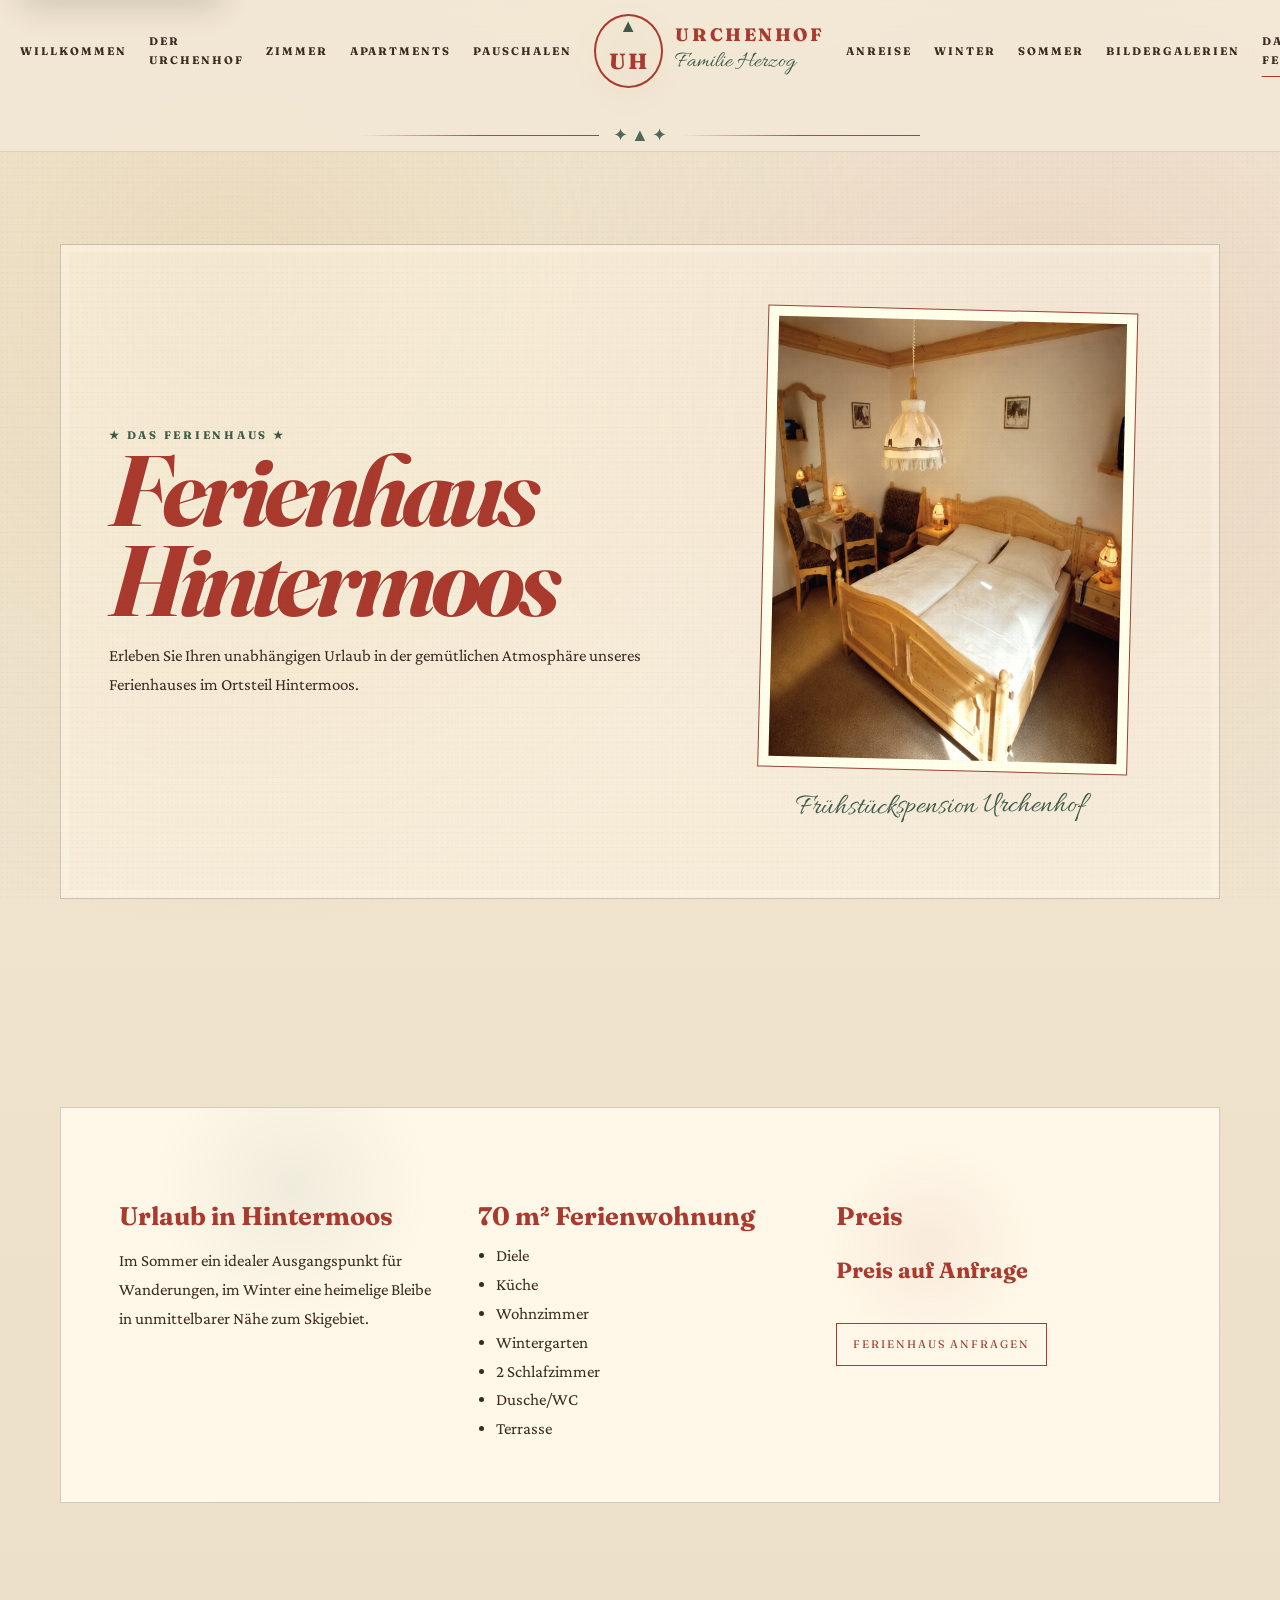
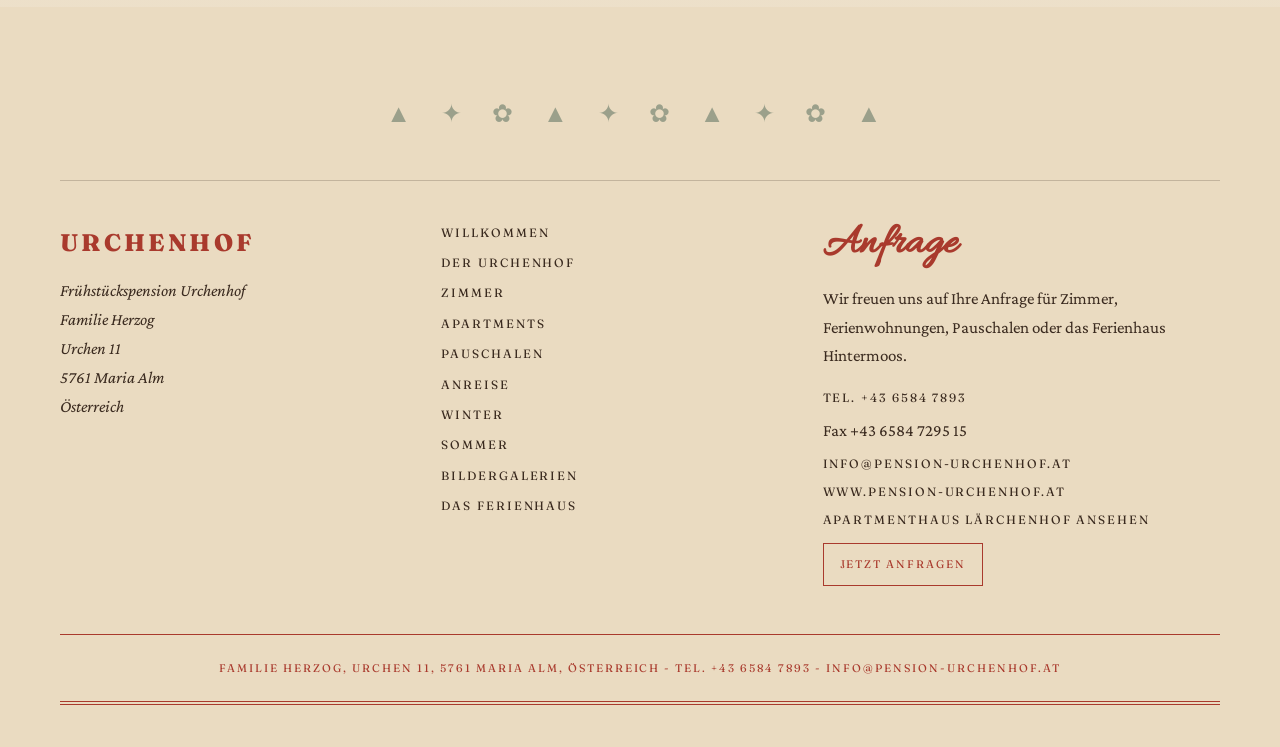
<file: ferienhaus-hintermoos.html>
<!DOCTYPE html>
<html lang="de">
<head>
  <meta charset="UTF-8" />
  <meta name="viewport" content="width=device-width, initial-scale=1.0" />
  <title>Ferienhaus Hintermoos Urchenhof</title>
  <meta name="description" content="Ferienhaus Hintermoos: unabhängiger Urlaub in ruhiger und sonniger Lage, 70 m² Ferienwohnung mit Diele, Küche, Wohnzimmer, Wintergarten, 2 Schlafzimmern und Terrasse." />
  <meta name="robots" content="index, follow" />
  <meta name="author" content="Frühstückspension Urchenhof, Familie Herzog" />
  <meta name="theme-color" content="#A93A2D" />
  <meta property="og:type" content="website" />
  <meta property="og:title" content="Ferienhaus Hintermoos Urchenhof" />
  <meta property="og:description" content="Ferienhaus Hintermoos: unabhängiger Urlaub in ruhiger und sonniger Lage, 70 m² Ferienwohnung mit Diele, Küche, Wohnzimmer, Wintergarten, 2 Schlafzimmern und Terrasse." />
  <meta property="og:image" content="https://www.pension-urchenhof.at/fotos/urchenhof_front04_640x480.jpg" />
  <meta property="og:url" content="https://www.pension-urchenhof.at/ferienhaus-hintermoos.html" />
  <meta property="og:locale" content="de_AT" />
  <meta name="twitter:card" content="summary_large_image" />
  <link rel="canonical" href="https://www.pension-urchenhof.at/ferienhaus-hintermoos.html" />
  <link rel="icon" href="fotos/newlogo.png" />
  <link rel="preconnect" href="https://fonts.googleapis.com">
  <link rel="preconnect" href="https://fonts.gstatic.com" crossorigin>
  <link href="https://fonts.googleapis.com/css2?family=Allura&family=Caveat+Brush&family=Crimson+Pro:ital,wght@0,400;0,500;0,600;0,700;1,400;1,600;1,700&family=Fraunces:ital,opsz,wght@0,9..144,500;0,9..144,700;1,9..144,600;1,700&display=swap" rel="stylesheet">
  <link rel="stylesheet" href="assets/css/styles.css" />
</head>
<body>
  <a class="skip-link" href="#main-content">Zum Inhalt springen</a>
  <header class="site-header" id="header">
    <div class="nav-shell">
      <nav class="nav-left" aria-label="Hauptnavigation links">
        <a class="nav-link " href="./">Willkommen</a>
        <a class="nav-link " href="der-urchenhof.html">Der Urchenhof</a>
        <a class="nav-link " href="zimmer.html">Zimmer</a>
        <a class="nav-link " href="apartments.html">Apartments</a>
        <a class="nav-link " href="pauschalen.html">Pauschalen</a>
      </nav>
      <a class="brand" href="./" aria-label="Urchenhof Startseite"><div class="brand-logo" aria-hidden="true">UH</div><div class="brand-copy"><div class="brand-name">Urchenhof</div><div class="brand-sub">Familie Herzog</div></div></a>
      <nav class="nav-right" aria-label="Hauptnavigation rechts">
        <a class="nav-link " href="anreise.html">Anreise</a>
        <a class="nav-link " href="winter.html">Winter</a>
        <a class="nav-link " href="sommer.html">Sommer</a>
        <a class="nav-link " href="bildergalerien.html">Bildergalerien</a>
        <a class="nav-link active" href="ferienhaus-hintermoos.html">Das Ferienhaus</a>
        <a class="nav-link" href="#kontakt">Anfrage</a>
      </nav>
    </div>
    <div class="ornament"><span>✦ ▲ ✦</span></div>
  </header>
  <main id="main-content" tabindex="-1" class="subpage-main">
    <section class="subhero reveal">
      <div class="wrap book-grid">
        <div class="book-text"><div class="eyebrow">★ Das Ferienhaus ★</div><h1 class="display-title">Ferienhaus Hintermoos</h1><p>Erleben Sie Ihren unabhängigen Urlaub in der gemütlichen Atmosphäre unseres Ferienhauses im Ortsteil Hintermoos.</p></div>
        <figure class="portrait-card"><img src="fotos/urchenhof_apartment.png" alt="Gemütliche Ferienwohnung im Ferienhaus Hintermoos" decoding="async" fetchpriority="high"><figcaption class="caption">Frühstückspension Urchenhof</figcaption></figure>
      </div>
    </section>
    <section class="reveal"><div class="wrap menu-card"><div class="content-grid"><article class="content-item"><h2>Urlaub in Hintermoos</h2><p>Im Sommer ein idealer Ausgangspunkt für Wanderungen, im Winter eine heimelige Bleibe in unmittelbarer Nähe zum Skigebiet.</p></article><article class="content-item"><h2>70 m² Ferienwohnung</h2><ul><li>Diele</li><li>Küche</li><li>Wohnzimmer</li><li>Wintergarten</li><li>2 Schlafzimmer</li><li>Dusche/WC</li><li>Terrasse</li></ul></article><article class="content-item"><h2>Preis</h2><p class="price">Preis auf Anfrage</p><a class="cta" href="mailto:info@pension-urchenhof.at?subject=Anfrage%20Ferienhaus%20Hintermoos">Ferienhaus anfragen</a></article></div></div></section>
  </main>
  <footer id="kontakt">
    <div class="wrap">
      <div class="footer-band">▲ ✦ ✿ ▲ ✦ ✿ ▲ ✦ ✿ ▲</div>
      <div class="footer-grid">
        <div><div class="footer-logo">Urchenhof</div><div class="footer-address">Frühstückspension Urchenhof<br>Familie Herzog<br>Urchen 11<br>5761 Maria Alm<br>Österreich</div></div>
        <nav class="footer-menu" aria-label="Footer Navigation"><a href="./">Willkommen</a><a href="der-urchenhof.html">Der Urchenhof</a><a href="zimmer.html">Zimmer</a><a href="apartments.html">Apartments</a><a href="pauschalen.html">Pauschalen</a><a href="anreise.html">Anreise</a><a href="winter.html">Winter</a><a href="sommer.html">Sommer</a><a href="bildergalerien.html">Bildergalerien</a><a href="ferienhaus-hintermoos.html">Das Ferienhaus</a></nav>
        <div class="newsletter"><h3>Anfrage</h3><p>Wir freuen uns auf Ihre Anfrage für Zimmer, Ferienwohnungen, Pauschalen oder das Ferienhaus Hintermoos.</p><div class="contact-box"><a class="contact-link" href="tel:+4365847893">Tel. +43 6584 7893</a><span>Fax +43 6584 7295 15</span><a class="contact-link" href="mailto:info@pension-urchenhof.at">info@pension-urchenhof.at</a><a class="contact-link" href="https://www.pension-urchenhof.at/">www.pension-urchenhof.at</a><a class="contact-link" href="https://www.apartments-laerchenhof.at/">Apartmenthaus Lärchenhof ansehen</a></div><a class="cta" href="mailto:info@pension-urchenhof.at?subject=Anfrage%20Urchenhof">Jetzt anfragen</a></div>
      </div>
      <div class="footer-bottom">Familie Herzog, Urchen 11, 5761 Maria Alm, Österreich - Tel. +43 6584 7893 - info@pension-urchenhof.at</div>
    </div>
  </footer>
  <script src="assets/js/main.js" defer></script>
</body>
</html>
</file>
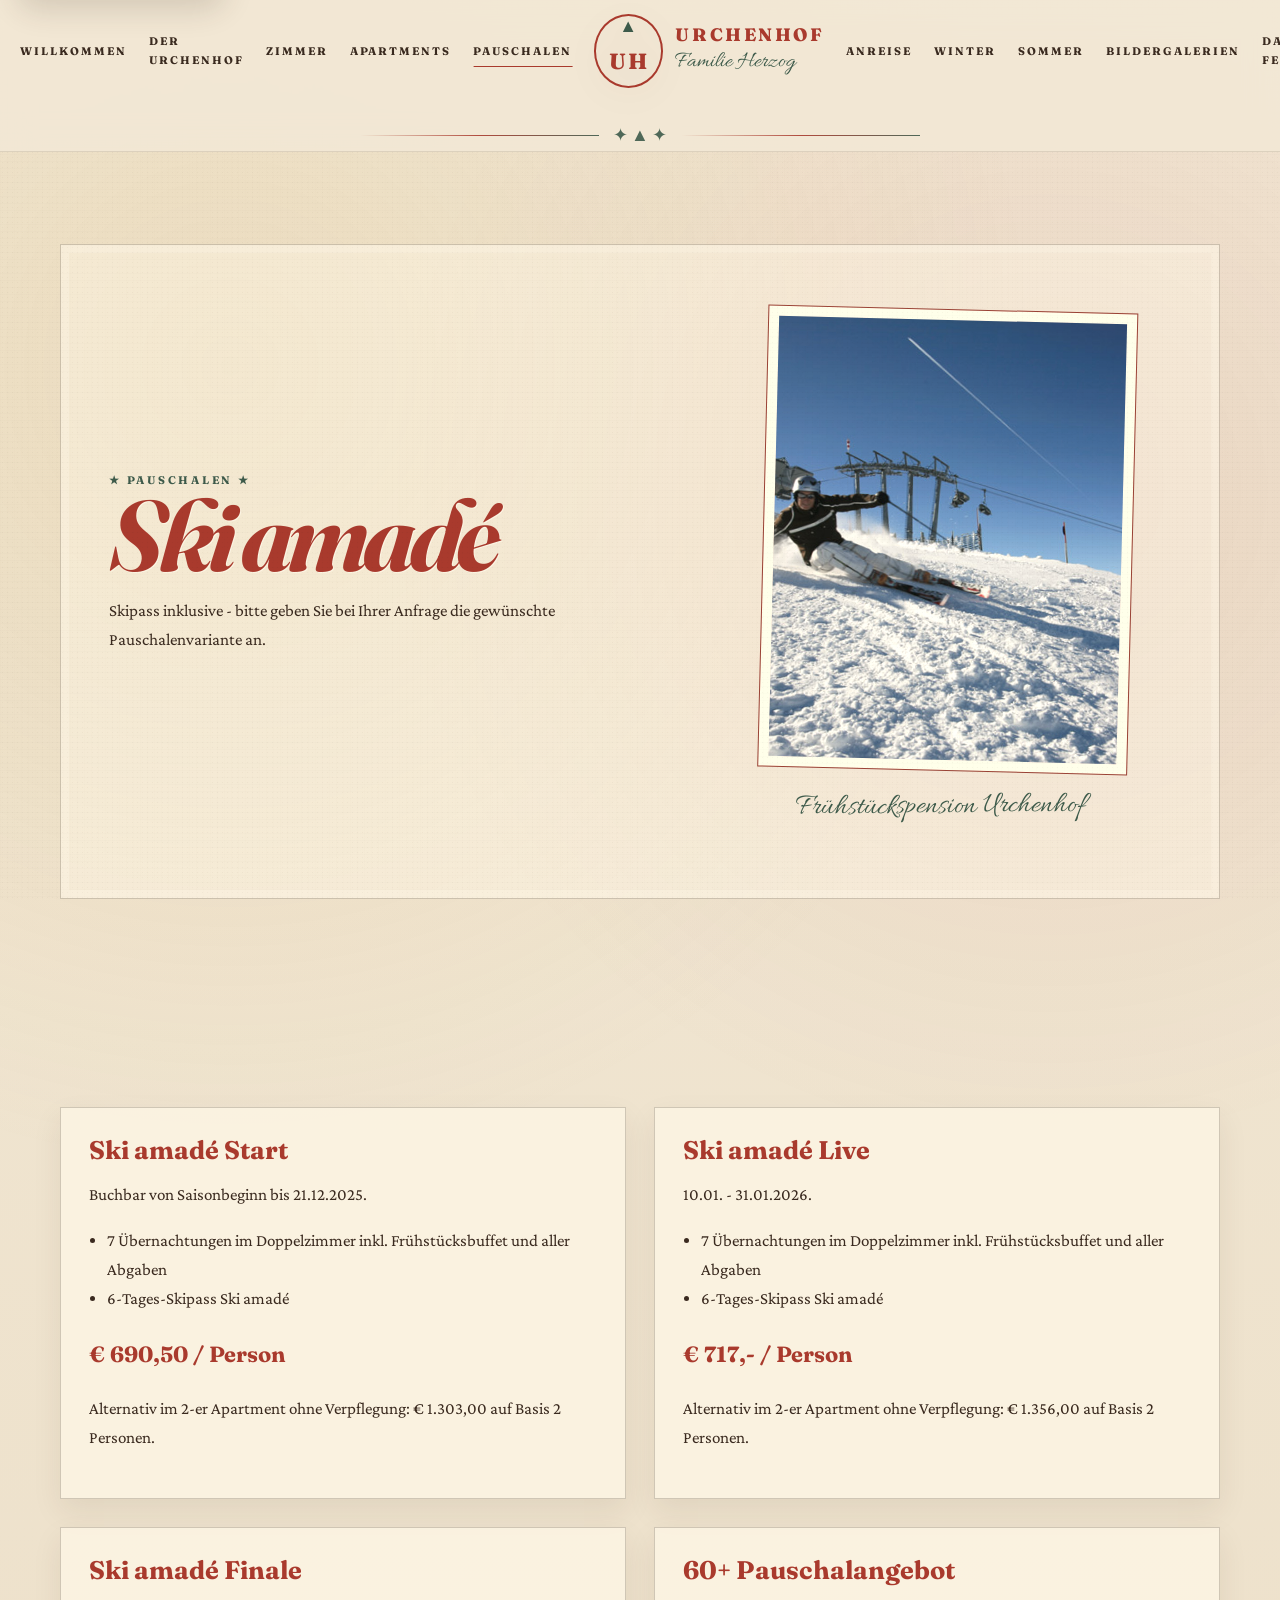
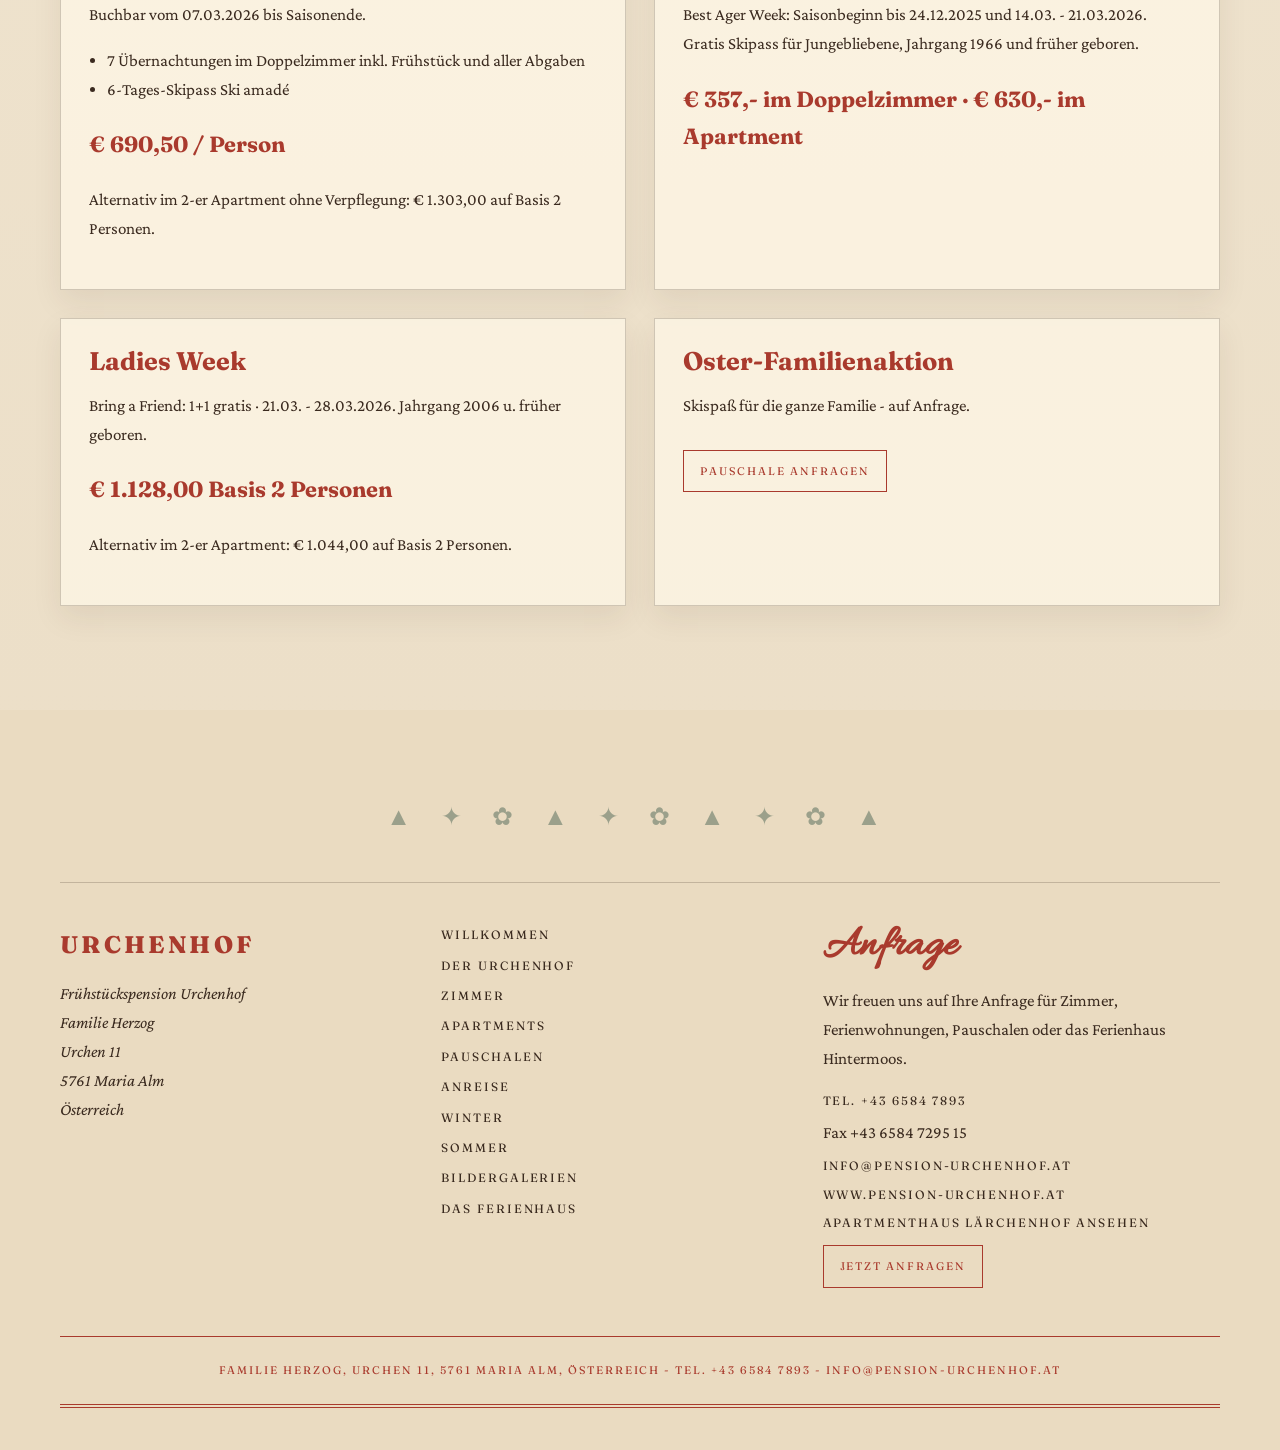
<file: pauschalen.html>
<!DOCTYPE html>
<html lang="de">
<head>
  <meta charset="UTF-8" />
  <meta name="viewport" content="width=device-width, initial-scale=1.0" />
  <title>Ski Pauschalen Ski amadé Urchenhof</title>
  <meta name="description" content="Ski amadé Pauschalen mit Skipass inklusive im Urchenhof: Start, Live, Finale, Best Ager Week und Ladies Week mit den angegebenen Preisen." />
  <meta name="robots" content="index, follow" />
  <meta name="author" content="Frühstückspension Urchenhof, Familie Herzog" />
  <meta name="theme-color" content="#A93A2D" />
  <meta property="og:type" content="website" />
  <meta property="og:title" content="Ski Pauschalen Ski amadé Urchenhof" />
  <meta property="og:description" content="Ski amadé Pauschalen mit Skipass inklusive im Urchenhof: Start, Live, Finale, Best Ager Week und Ladies Week mit den angegebenen Preisen." />
  <meta property="og:image" content="https://www.pension-urchenhof.at/fotos/urchenhof_front04_640x480.jpg" />
  <meta property="og:url" content="https://www.pension-urchenhof.at/pauschalen.html" />
  <meta property="og:locale" content="de_AT" />
  <meta name="twitter:card" content="summary_large_image" />
  <link rel="canonical" href="https://www.pension-urchenhof.at/pauschalen.html" />
  <link rel="icon" href="fotos/newlogo.png" />
  <link rel="preconnect" href="https://fonts.googleapis.com">
  <link rel="preconnect" href="https://fonts.gstatic.com" crossorigin>
  <link href="https://fonts.googleapis.com/css2?family=Allura&family=Caveat+Brush&family=Crimson+Pro:ital,wght@0,400;0,500;0,600;0,700;1,400;1,600;1,700&family=Fraunces:ital,opsz,wght@0,9..144,500;0,9..144,700;1,9..144,600;1,700&display=swap" rel="stylesheet">
  <link rel="stylesheet" href="assets/css/styles.css" />
</head>
<body>
  <a class="skip-link" href="#main-content">Zum Inhalt springen</a>
  <header class="site-header" id="header">
    <div class="nav-shell">
      <nav class="nav-left" aria-label="Hauptnavigation links">
        <a class="nav-link " href="./">Willkommen</a>
        <a class="nav-link " href="der-urchenhof.html">Der Urchenhof</a>
        <a class="nav-link " href="zimmer.html">Zimmer</a>
        <a class="nav-link " href="apartments.html">Apartments</a>
        <a class="nav-link active" href="pauschalen.html">Pauschalen</a>
      </nav>
      <a class="brand" href="./" aria-label="Urchenhof Startseite"><div class="brand-logo" aria-hidden="true">UH</div><div class="brand-copy"><div class="brand-name">Urchenhof</div><div class="brand-sub">Familie Herzog</div></div></a>
      <nav class="nav-right" aria-label="Hauptnavigation rechts">
        <a class="nav-link " href="anreise.html">Anreise</a>
        <a class="nav-link " href="winter.html">Winter</a>
        <a class="nav-link " href="sommer.html">Sommer</a>
        <a class="nav-link " href="bildergalerien.html">Bildergalerien</a>
        <a class="nav-link " href="ferienhaus-hintermoos.html">Das Ferienhaus</a>
        <a class="nav-link" href="#kontakt">Anfrage</a>
      </nav>
    </div>
    <div class="ornament"><span>✦ ▲ ✦</span></div>
  </header>
  <main id="main-content" tabindex="-1" class="subpage-main">
    <section class="subhero reveal">
      <div class="wrap book-grid">
        <div class="book-text"><div class="eyebrow">★ Pauschalen ★</div><h1 class="display-title">Ski amadé</h1><p>Skipass inklusive - bitte geben Sie bei Ihrer Anfrage die gewünschte Pauschalenvariante an.</p></div>
        <figure class="portrait-card"><img src="fotos/skifahren.jpg" alt="Skifahren im Skigebiet Hochkönig und Ski amadé" decoding="async" fetchpriority="high"><figcaption class="caption">Frühstückspension Urchenhof</figcaption></figure>
      </div>
    </section>
    <section class="reveal"><div class="wrap"><div class="package-grid"><article class="package"><h2>Ski amadé Start</h2><p>Buchbar von Saisonbeginn bis 21.12.2025.</p><ul><li>7 Übernachtungen im Doppelzimmer inkl. Frühstücksbuffet und aller Abgaben</li><li>6-Tages-Skipass Ski amadé</li></ul><p class="price">€ 690,50 / Person</p><p>Alternativ im 2-er Apartment ohne Verpflegung: € 1.303,00 auf Basis 2 Personen.</p></article><article class="package"><h2>Ski amadé Live</h2><p>10.01. - 31.01.2026.</p><ul><li>7 Übernachtungen im Doppelzimmer inkl. Frühstücksbuffet und aller Abgaben</li><li>6-Tages-Skipass Ski amadé</li></ul><p class="price">€ 717,- / Person</p><p>Alternativ im 2-er Apartment ohne Verpflegung: € 1.356,00 auf Basis 2 Personen.</p></article><article class="package"><h2>Ski amadé Finale</h2><p>Buchbar vom 07.03.2026 bis Saisonende.</p><ul><li>7 Übernachtungen im Doppelzimmer inkl. Frühstück und aller Abgaben</li><li>6-Tages-Skipass Ski amadé</li></ul><p class="price">€ 690,50 / Person</p><p>Alternativ im 2-er Apartment ohne Verpflegung: € 1.303,00 auf Basis 2 Personen.</p></article><article class="package"><h2>60+ Pauschalangebot</h2><p>Best Ager Week: Saisonbeginn bis 24.12.2025 und 14.03. - 21.03.2026. Gratis Skipass für Jungebliebene, Jahrgang 1966 und früher geboren.</p><p class="price">€ 357,- im Doppelzimmer · € 630,- im Apartment</p></article><article class="package"><h2>Ladies Week</h2><p>Bring a Friend: 1+1 gratis · 21.03. - 28.03.2026. Jahrgang 2006 u. früher geboren.</p><p class="price">€ 1.128,00 Basis 2 Personen</p><p>Alternativ im 2-er Apartment: € 1.044,00 auf Basis 2 Personen.</p></article><article class="package"><h2>Oster-Familienaktion</h2><p>Skispaß für die ganze Familie - auf Anfrage.</p><a class="cta" href="mailto:info@pension-urchenhof.at?subject=Anfrage%20Pauschalen">Pauschale anfragen</a></article></div></div></section>
  </main>
  <footer id="kontakt">
    <div class="wrap">
      <div class="footer-band">▲ ✦ ✿ ▲ ✦ ✿ ▲ ✦ ✿ ▲</div>
      <div class="footer-grid">
        <div><div class="footer-logo">Urchenhof</div><div class="footer-address">Frühstückspension Urchenhof<br>Familie Herzog<br>Urchen 11<br>5761 Maria Alm<br>Österreich</div></div>
        <nav class="footer-menu" aria-label="Footer Navigation"><a href="./">Willkommen</a><a href="der-urchenhof.html">Der Urchenhof</a><a href="zimmer.html">Zimmer</a><a href="apartments.html">Apartments</a><a href="pauschalen.html">Pauschalen</a><a href="anreise.html">Anreise</a><a href="winter.html">Winter</a><a href="sommer.html">Sommer</a><a href="bildergalerien.html">Bildergalerien</a><a href="ferienhaus-hintermoos.html">Das Ferienhaus</a></nav>
        <div class="newsletter"><h3>Anfrage</h3><p>Wir freuen uns auf Ihre Anfrage für Zimmer, Ferienwohnungen, Pauschalen oder das Ferienhaus Hintermoos.</p><div class="contact-box"><a class="contact-link" href="tel:+4365847893">Tel. +43 6584 7893</a><span>Fax +43 6584 7295 15</span><a class="contact-link" href="mailto:info@pension-urchenhof.at">info@pension-urchenhof.at</a><a class="contact-link" href="https://www.pension-urchenhof.at/">www.pension-urchenhof.at</a><a class="contact-link" href="https://www.apartments-laerchenhof.at/">Apartmenthaus Lärchenhof ansehen</a></div><a class="cta" href="mailto:info@pension-urchenhof.at?subject=Anfrage%20Urchenhof">Jetzt anfragen</a></div>
      </div>
      <div class="footer-bottom">Familie Herzog, Urchen 11, 5761 Maria Alm, Österreich - Tel. +43 6584 7893 - info@pension-urchenhof.at</div>
    </div>
  </footer>
  <script src="assets/js/main.js" defer></script>
</body>
</html>
</file>
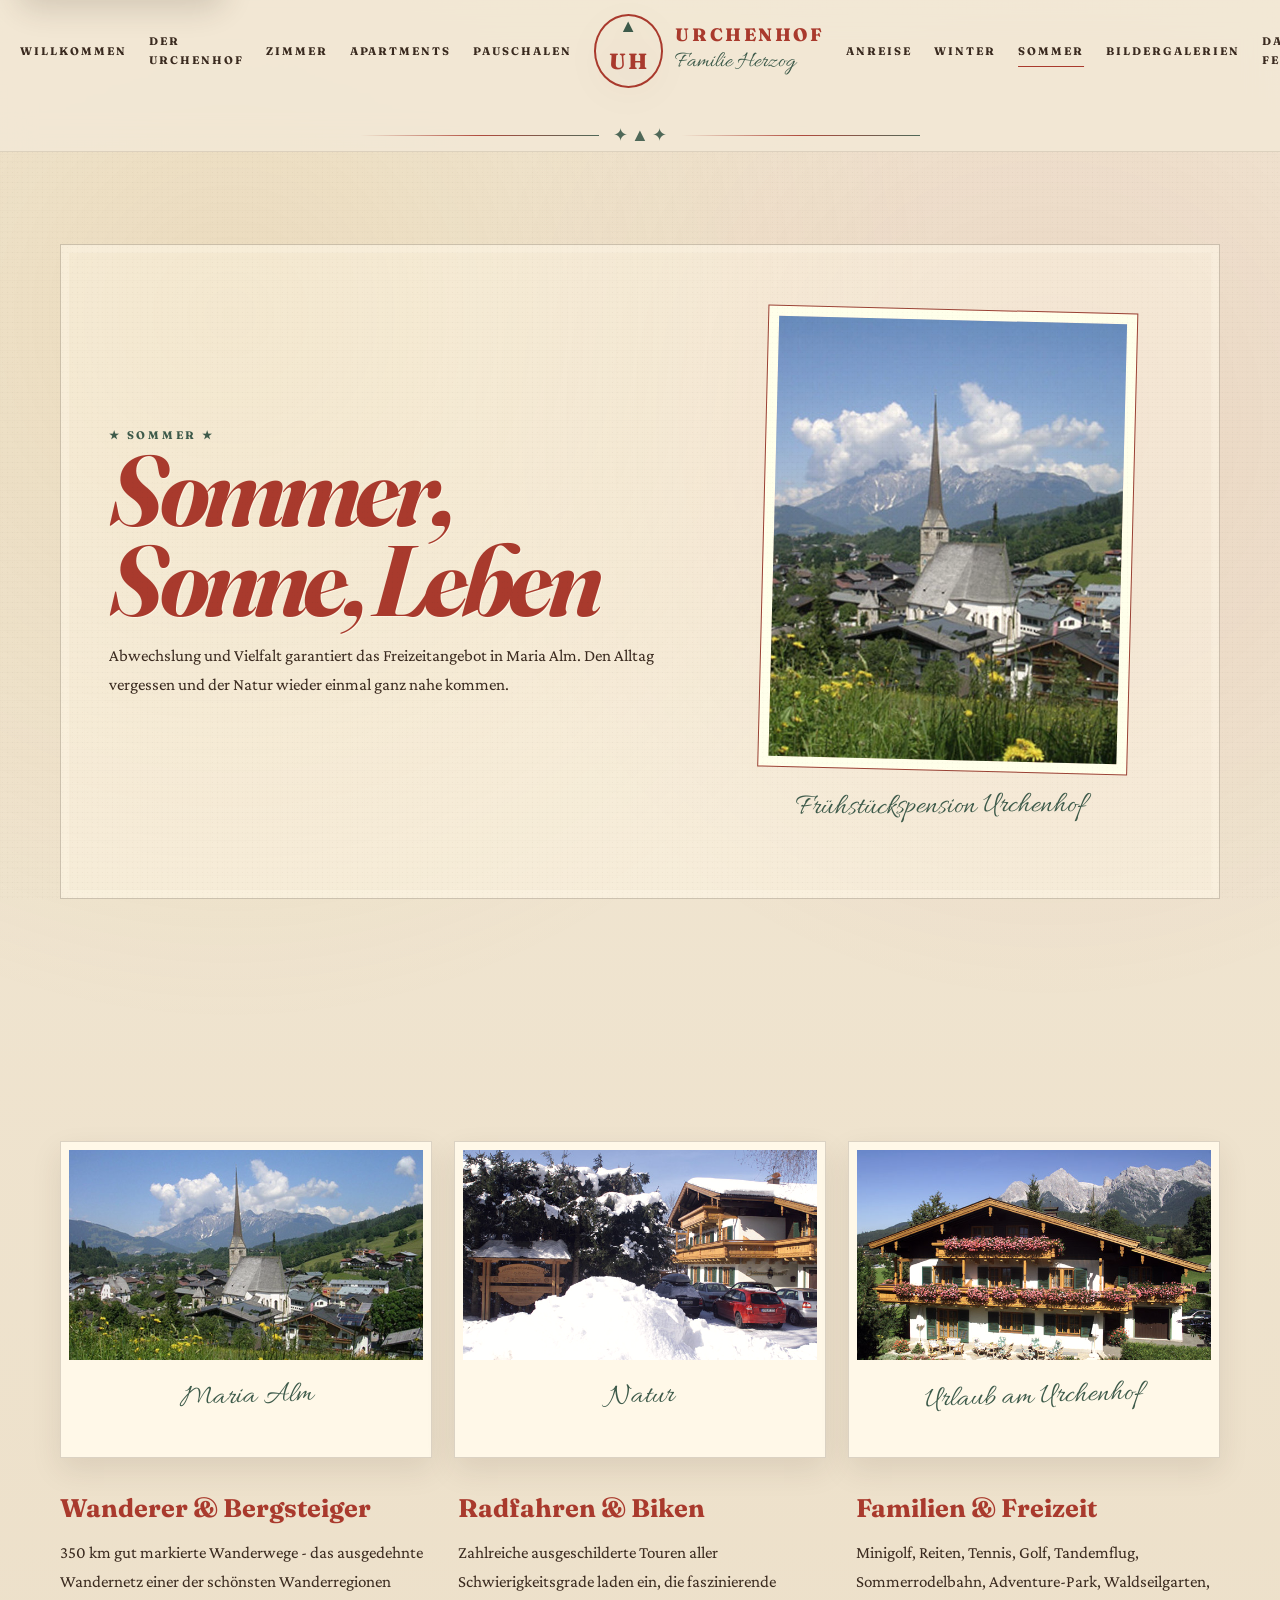
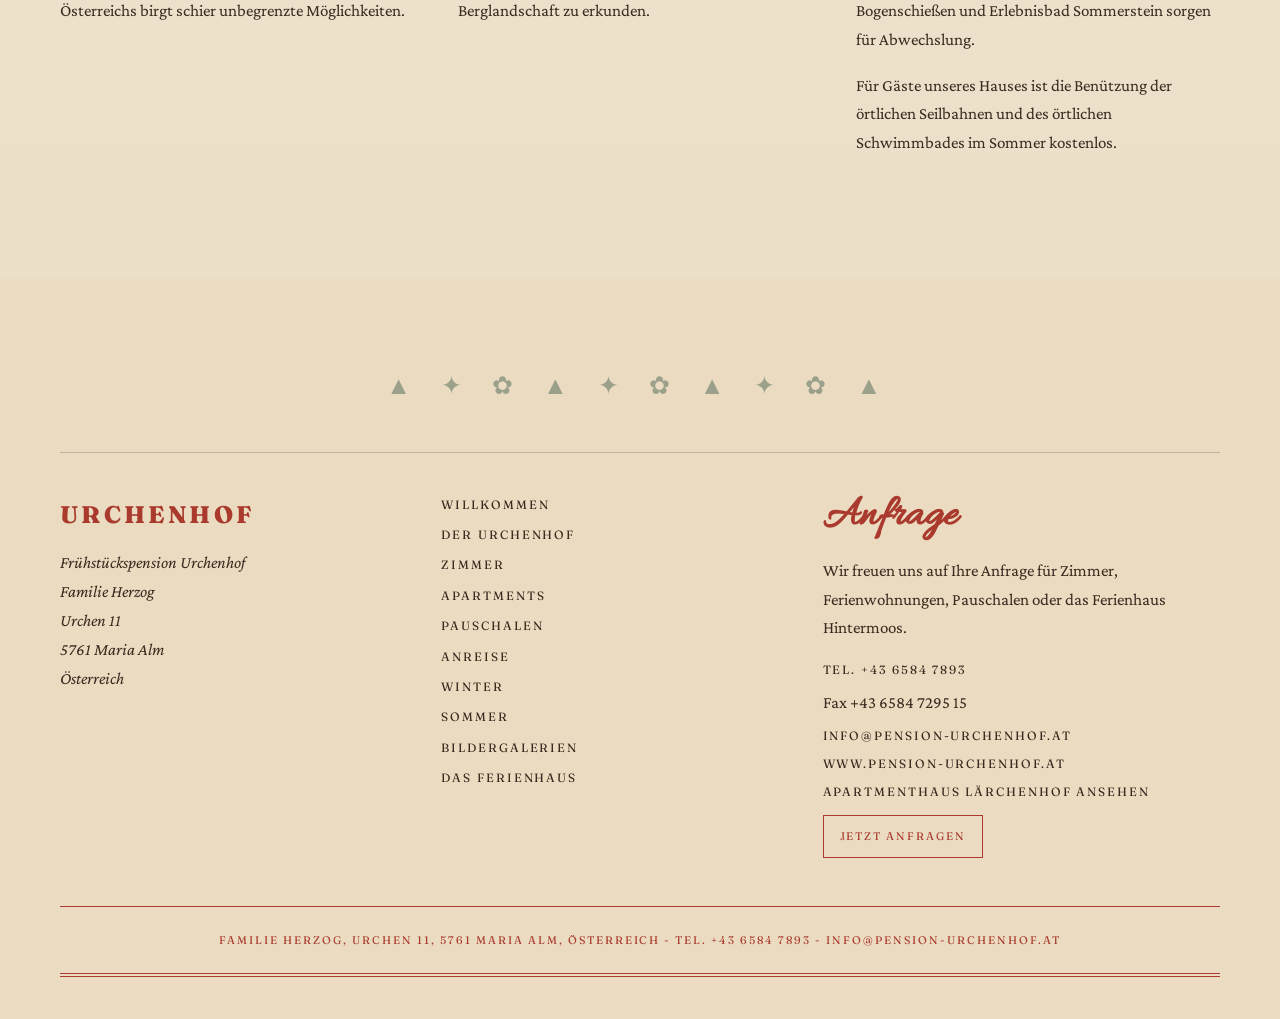
<file: sommer.html>
<!DOCTYPE html>
<html lang="de">
<head>
  <meta charset="UTF-8" />
  <meta name="viewport" content="width=device-width, initial-scale=1.0" />
  <title>Sommerurlaub in Maria Alm am Hochkönig</title>
  <meta name="description" content="Sommer in Maria Alm: Wandern, Bergsteigen, Radfahren, Biken, Familienangebote und kostenlose Benützung der örtlichen Seilbahnen und des Schwimmbades für Hausgäste." />
  <meta name="robots" content="index, follow" />
  <meta name="author" content="Frühstückspension Urchenhof, Familie Herzog" />
  <meta name="theme-color" content="#A93A2D" />
  <meta property="og:type" content="website" />
  <meta property="og:title" content="Sommerurlaub in Maria Alm am Hochkönig" />
  <meta property="og:description" content="Sommer in Maria Alm: Wandern, Bergsteigen, Radfahren, Biken, Familienangebote und kostenlose Benützung der örtlichen Seilbahnen und des Schwimmbades für Hausgäste." />
  <meta property="og:image" content="https://www.pension-urchenhof.at/fotos/urchenhof_front04_640x480.jpg" />
  <meta property="og:url" content="https://www.pension-urchenhof.at/sommer.html" />
  <meta property="og:locale" content="de_AT" />
  <meta name="twitter:card" content="summary_large_image" />
  <link rel="canonical" href="https://www.pension-urchenhof.at/sommer.html" />
  <link rel="icon" href="fotos/newlogo.png" />
  <link rel="preconnect" href="https://fonts.googleapis.com">
  <link rel="preconnect" href="https://fonts.gstatic.com" crossorigin>
  <link href="https://fonts.googleapis.com/css2?family=Allura&family=Caveat+Brush&family=Crimson+Pro:ital,wght@0,400;0,500;0,600;0,700;1,400;1,600;1,700&family=Fraunces:ital,opsz,wght@0,9..144,500;0,9..144,700;1,9..144,600;1,700&display=swap" rel="stylesheet">
  <link rel="stylesheet" href="assets/css/styles.css" />
</head>
<body>
  <a class="skip-link" href="#main-content">Zum Inhalt springen</a>
  <header class="site-header" id="header">
    <div class="nav-shell">
      <nav class="nav-left" aria-label="Hauptnavigation links">
        <a class="nav-link " href="./">Willkommen</a>
        <a class="nav-link " href="der-urchenhof.html">Der Urchenhof</a>
        <a class="nav-link " href="zimmer.html">Zimmer</a>
        <a class="nav-link " href="apartments.html">Apartments</a>
        <a class="nav-link " href="pauschalen.html">Pauschalen</a>
      </nav>
      <a class="brand" href="./" aria-label="Urchenhof Startseite"><div class="brand-logo" aria-hidden="true">UH</div><div class="brand-copy"><div class="brand-name">Urchenhof</div><div class="brand-sub">Familie Herzog</div></div></a>
      <nav class="nav-right" aria-label="Hauptnavigation rechts">
        <a class="nav-link " href="anreise.html">Anreise</a>
        <a class="nav-link " href="winter.html">Winter</a>
        <a class="nav-link active" href="sommer.html">Sommer</a>
        <a class="nav-link " href="bildergalerien.html">Bildergalerien</a>
        <a class="nav-link " href="ferienhaus-hintermoos.html">Das Ferienhaus</a>
        <a class="nav-link" href="#kontakt">Anfrage</a>
      </nav>
    </div>
    <div class="ornament"><span>✦ ▲ ✦</span></div>
  </header>
  <main id="main-content" tabindex="-1" class="subpage-main">
    <section class="subhero reveal">
      <div class="wrap book-grid">
        <div class="book-text"><div class="eyebrow">★ Sommer ★</div><h1 class="display-title">Sommer, Sonne, Leben</h1><p>Abwechslung und Vielfalt garantiert das Freizeitangebot in Maria Alm. Den Alltag vergessen und der Natur wieder einmal ganz nahe kommen.</p></div>
        <figure class="portrait-card"><img src="fotos/mariaalm640x480.jpg" alt="Sommer in Maria Alm am Hochkönig" decoding="async" fetchpriority="high"><figcaption class="caption">Frühstückspension Urchenhof</figcaption></figure>
      </div>
    </section>
    <section class="reveal"><div class="wrap"><div class="image-row"><figure><img src="fotos/mariaalm640x480.jpg" alt="Maria Alm im Sommer" loading="lazy"><figcaption class="caption">Maria Alm</figcaption></figure><figure><img src="fotos/urchenhof013_640x480.jpg" alt="Natur rund um den Urchenhof" loading="lazy"><figcaption class="caption">Natur</figcaption></figure><figure><img src="fotos/urchenhof_front04_640x480.jpg" alt="Urchenhof im Sommer" loading="lazy"><figcaption class="caption">Urlaub am Urchenhof</figcaption></figure></div><div class="content-grid"><article class="content-item"><h2>Wanderer & Bergsteiger</h2><p>350 km gut markierte Wanderwege - das ausgedehnte Wandernetz einer der schönsten Wanderregionen Österreichs birgt schier unbegrenzte Möglichkeiten.</p></article><article class="content-item"><h2>Radfahren & Biken</h2><p>Zahlreiche ausgeschilderte Touren aller Schwierigkeitsgrade laden ein, die faszinierende Berglandschaft zu erkunden.</p></article><article class="content-item"><h2>Familien & Freizeit</h2><p>Minigolf, Reiten, Tennis, Golf, Tandemflug, Sommerrodelbahn, Adventure-Park, Waldseilgarten, Bogenschießen und Erlebnisbad Sommerstein sorgen für Abwechslung.</p><p>Für Gäste unseres Hauses ist die Benützung der örtlichen Seilbahnen und des örtlichen Schwimmbades im Sommer kostenlos.</p></article></div></div></section>
  </main>
  <footer id="kontakt">
    <div class="wrap">
      <div class="footer-band">▲ ✦ ✿ ▲ ✦ ✿ ▲ ✦ ✿ ▲</div>
      <div class="footer-grid">
        <div><div class="footer-logo">Urchenhof</div><div class="footer-address">Frühstückspension Urchenhof<br>Familie Herzog<br>Urchen 11<br>5761 Maria Alm<br>Österreich</div></div>
        <nav class="footer-menu" aria-label="Footer Navigation"><a href="./">Willkommen</a><a href="der-urchenhof.html">Der Urchenhof</a><a href="zimmer.html">Zimmer</a><a href="apartments.html">Apartments</a><a href="pauschalen.html">Pauschalen</a><a href="anreise.html">Anreise</a><a href="winter.html">Winter</a><a href="sommer.html">Sommer</a><a href="bildergalerien.html">Bildergalerien</a><a href="ferienhaus-hintermoos.html">Das Ferienhaus</a></nav>
        <div class="newsletter"><h3>Anfrage</h3><p>Wir freuen uns auf Ihre Anfrage für Zimmer, Ferienwohnungen, Pauschalen oder das Ferienhaus Hintermoos.</p><div class="contact-box"><a class="contact-link" href="tel:+4365847893">Tel. +43 6584 7893</a><span>Fax +43 6584 7295 15</span><a class="contact-link" href="mailto:info@pension-urchenhof.at">info@pension-urchenhof.at</a><a class="contact-link" href="https://www.pension-urchenhof.at/">www.pension-urchenhof.at</a><a class="contact-link" href="https://www.apartments-laerchenhof.at/">Apartmenthaus Lärchenhof ansehen</a></div><a class="cta" href="mailto:info@pension-urchenhof.at?subject=Anfrage%20Urchenhof">Jetzt anfragen</a></div>
      </div>
      <div class="footer-bottom">Familie Herzog, Urchen 11, 5761 Maria Alm, Österreich - Tel. +43 6584 7893 - info@pension-urchenhof.at</div>
    </div>
  </footer>
  <script src="assets/js/main.js" defer></script>
</body>
</html>
</file>
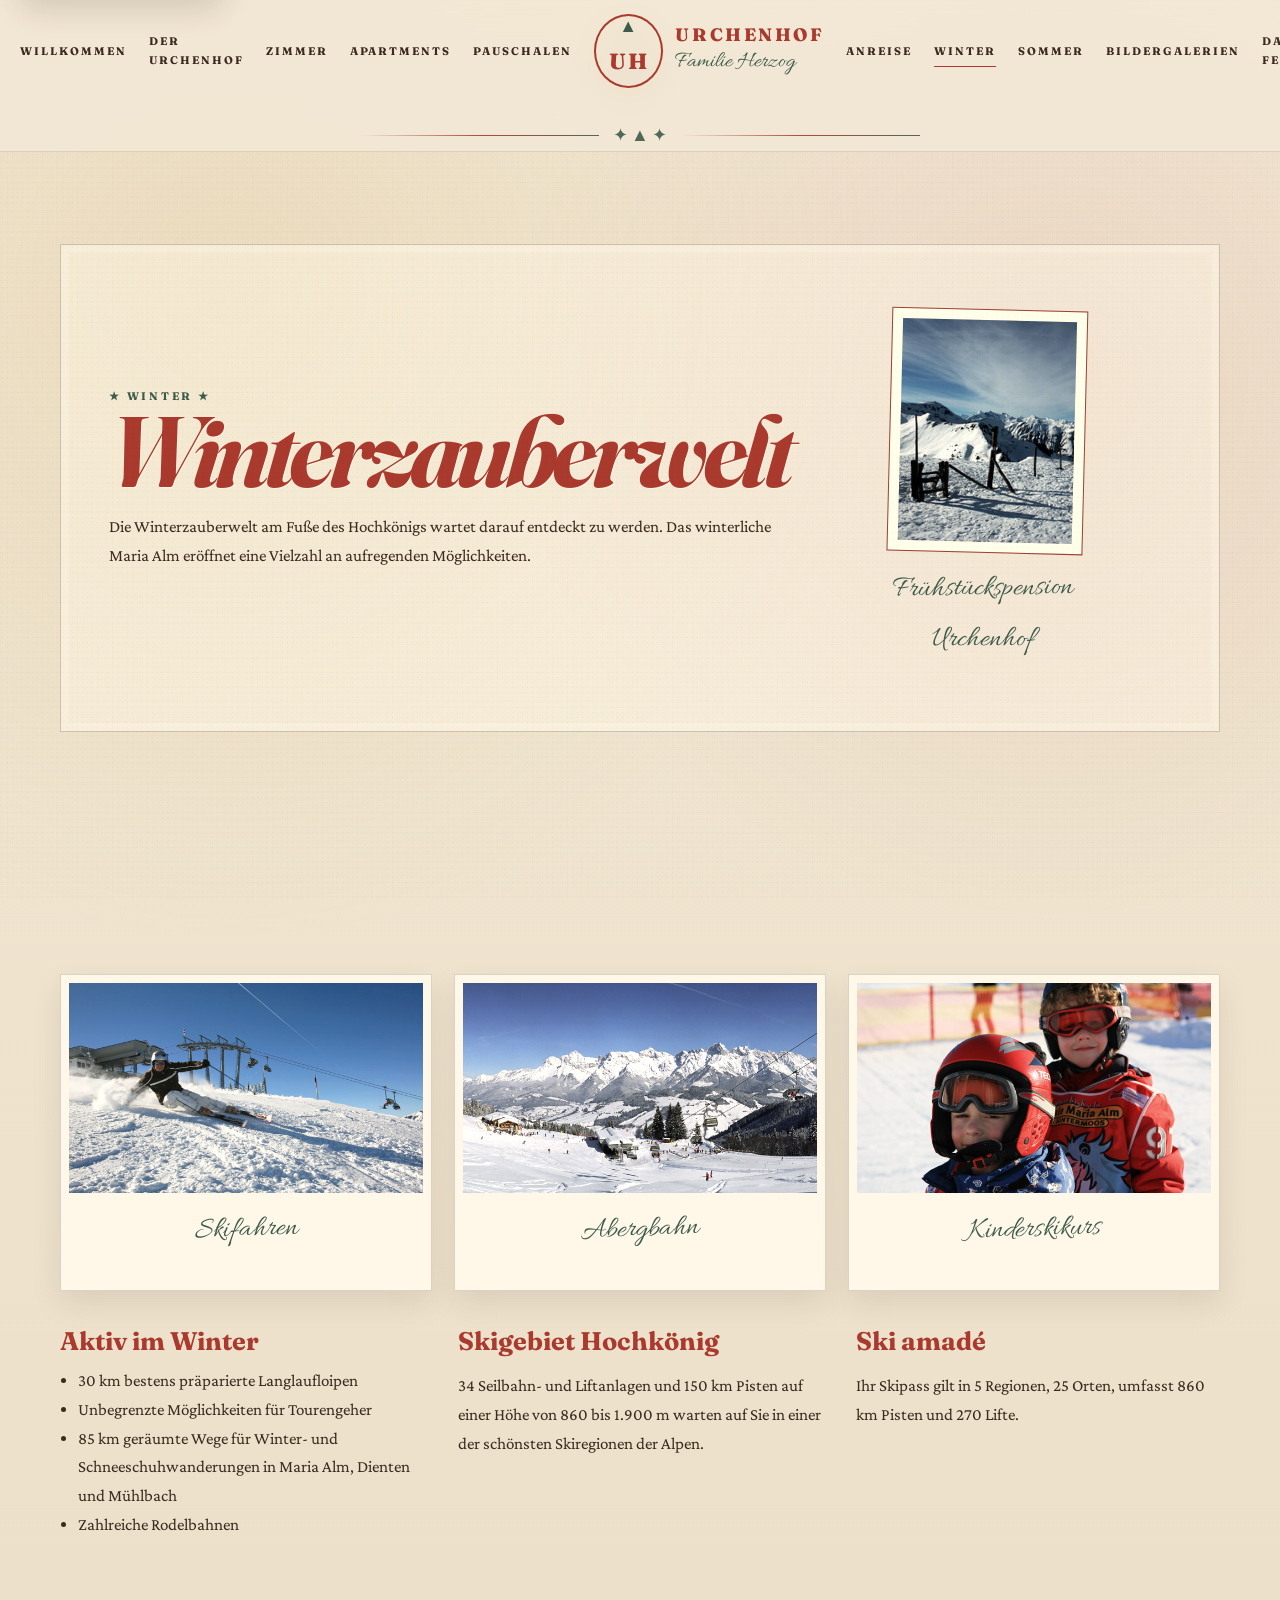
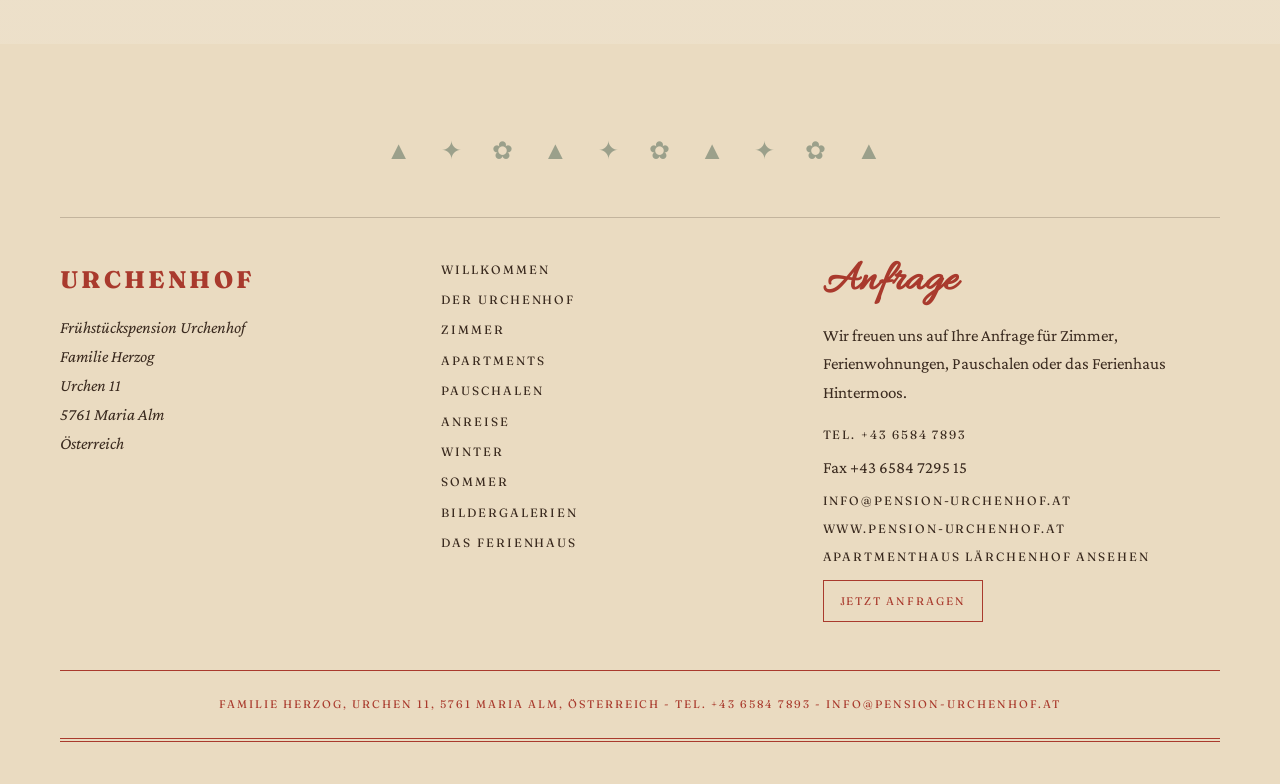
<file: winter.html>
<!DOCTYPE html>
<html lang="de">
<head>
  <meta charset="UTF-8" />
  <meta name="viewport" content="width=device-width, initial-scale=1.0" />
  <title>Winterurlaub in Maria Alm am Hochkönig</title>
  <meta name="description" content="Winterurlaub am Urchenhof direkt beim Natrunlift: Ski amadé, Langlaufloipen, Winterwanderwege, Rodelbahnen und Skigebiet Hochkönig." />
  <meta name="robots" content="index, follow" />
  <meta name="author" content="Frühstückspension Urchenhof, Familie Herzog" />
  <meta name="theme-color" content="#A93A2D" />
  <meta property="og:type" content="website" />
  <meta property="og:title" content="Winterurlaub in Maria Alm am Hochkönig" />
  <meta property="og:description" content="Winterurlaub am Urchenhof direkt beim Natrunlift: Ski amadé, Langlaufloipen, Winterwanderwege, Rodelbahnen und Skigebiet Hochkönig." />
  <meta property="og:image" content="https://www.pension-urchenhof.at/fotos/urchenhof_front04_640x480.jpg" />
  <meta property="og:url" content="https://www.pension-urchenhof.at/winter.html" />
  <meta property="og:locale" content="de_AT" />
  <meta name="twitter:card" content="summary_large_image" />
  <link rel="canonical" href="https://www.pension-urchenhof.at/winter.html" />
  <link rel="icon" href="fotos/newlogo.png" />
  <link rel="preconnect" href="https://fonts.googleapis.com">
  <link rel="preconnect" href="https://fonts.gstatic.com" crossorigin>
  <link href="https://fonts.googleapis.com/css2?family=Allura&family=Caveat+Brush&family=Crimson+Pro:ital,wght@0,400;0,500;0,600;0,700;1,400;1,600;1,700&family=Fraunces:ital,opsz,wght@0,9..144,500;0,9..144,700;1,9..144,600;1,700&display=swap" rel="stylesheet">
  <link rel="stylesheet" href="assets/css/styles.css" />
</head>
<body>
  <a class="skip-link" href="#main-content">Zum Inhalt springen</a>
  <header class="site-header" id="header">
    <div class="nav-shell">
      <nav class="nav-left" aria-label="Hauptnavigation links">
        <a class="nav-link " href="./">Willkommen</a>
        <a class="nav-link " href="der-urchenhof.html">Der Urchenhof</a>
        <a class="nav-link " href="zimmer.html">Zimmer</a>
        <a class="nav-link " href="apartments.html">Apartments</a>
        <a class="nav-link " href="pauschalen.html">Pauschalen</a>
      </nav>
      <a class="brand" href="./" aria-label="Urchenhof Startseite"><div class="brand-logo" aria-hidden="true">UH</div><div class="brand-copy"><div class="brand-name">Urchenhof</div><div class="brand-sub">Familie Herzog</div></div></a>
      <nav class="nav-right" aria-label="Hauptnavigation rechts">
        <a class="nav-link " href="anreise.html">Anreise</a>
        <a class="nav-link active" href="winter.html">Winter</a>
        <a class="nav-link " href="sommer.html">Sommer</a>
        <a class="nav-link " href="bildergalerien.html">Bildergalerien</a>
        <a class="nav-link " href="ferienhaus-hintermoos.html">Das Ferienhaus</a>
        <a class="nav-link" href="#kontakt">Anfrage</a>
      </nav>
    </div>
    <div class="ornament"><span>✦ ▲ ✦</span></div>
  </header>
  <main id="main-content" tabindex="-1" class="subpage-main">
    <section class="subhero reveal">
      <div class="wrap book-grid">
        <div class="book-text"><div class="eyebrow">★ Winter ★</div><h1 class="display-title">Winterzauberwelt</h1><p>Die Winterzauberwelt am Fuße des Hochkönigs wartet darauf entdeckt zu werden. Das winterliche Maria Alm eröffnet eine Vielzahl an aufregenden Möglichkeiten.</p></div>
        <figure class="portrait-card"><img src="fotos/bergpanorama_winter-2.jpg" alt="Winterliches Bergpanorama am Hochkönig" decoding="async" fetchpriority="high"><figcaption class="caption">Frühstückspension Urchenhof</figcaption></figure>
      </div>
    </section>
    <section class="reveal"><div class="wrap"><div class="image-row"><figure><img src="fotos/skifahren.jpg" alt="Skifahren im Skigebiet Hochkönig" loading="lazy"><figcaption class="caption">Skifahren</figcaption></figure><figure><img src="fotos/sessellift_abergbahn.jpg" alt="Sessellift Abergbahn im Skigebiet Hochkönig" loading="lazy"><figcaption class="caption">Abergbahn</figcaption></figure><figure><img src="fotos/kinderskikurs02.jpg" alt="Kinderskikurs in Maria Alm" loading="lazy"><figcaption class="caption">Kinderskikurs</figcaption></figure></div><div class="content-grid"><article class="content-item"><h2>Aktiv im Winter</h2><ul><li>30 km bestens präparierte Langlaufloipen</li><li>Unbegrenzte Möglichkeiten für Tourengeher</li><li>85 km geräumte Wege für Winter- und Schneeschuhwanderungen in Maria Alm, Dienten und Mühlbach</li><li>Zahlreiche Rodelbahnen</li></ul></article><article class="content-item"><h2>Skigebiet Hochkönig</h2><p>34 Seilbahn- und Liftanlagen und 150 km Pisten auf einer Höhe von 860 bis 1.900 m warten auf Sie in einer der schönsten Skiregionen der Alpen.</p></article><article class="content-item"><h2>Ski amadé</h2><p>Ihr Skipass gilt in 5 Regionen, 25 Orten, umfasst 860 km Pisten und 270 Lifte.</p></article></div></div></section>
  </main>
  <footer id="kontakt">
    <div class="wrap">
      <div class="footer-band">▲ ✦ ✿ ▲ ✦ ✿ ▲ ✦ ✿ ▲</div>
      <div class="footer-grid">
        <div><div class="footer-logo">Urchenhof</div><div class="footer-address">Frühstückspension Urchenhof<br>Familie Herzog<br>Urchen 11<br>5761 Maria Alm<br>Österreich</div></div>
        <nav class="footer-menu" aria-label="Footer Navigation"><a href="./">Willkommen</a><a href="der-urchenhof.html">Der Urchenhof</a><a href="zimmer.html">Zimmer</a><a href="apartments.html">Apartments</a><a href="pauschalen.html">Pauschalen</a><a href="anreise.html">Anreise</a><a href="winter.html">Winter</a><a href="sommer.html">Sommer</a><a href="bildergalerien.html">Bildergalerien</a><a href="ferienhaus-hintermoos.html">Das Ferienhaus</a></nav>
        <div class="newsletter"><h3>Anfrage</h3><p>Wir freuen uns auf Ihre Anfrage für Zimmer, Ferienwohnungen, Pauschalen oder das Ferienhaus Hintermoos.</p><div class="contact-box"><a class="contact-link" href="tel:+4365847893">Tel. +43 6584 7893</a><span>Fax +43 6584 7295 15</span><a class="contact-link" href="mailto:info@pension-urchenhof.at">info@pension-urchenhof.at</a><a class="contact-link" href="https://www.pension-urchenhof.at/">www.pension-urchenhof.at</a><a class="contact-link" href="https://www.apartments-laerchenhof.at/">Apartmenthaus Lärchenhof ansehen</a></div><a class="cta" href="mailto:info@pension-urchenhof.at?subject=Anfrage%20Urchenhof">Jetzt anfragen</a></div>
      </div>
      <div class="footer-bottom">Familie Herzog, Urchen 11, 5761 Maria Alm, Österreich - Tel. +43 6584 7893 - info@pension-urchenhof.at</div>
    </div>
  </footer>
  <script src="assets/js/main.js" defer></script>
</body>
</html>
</file>
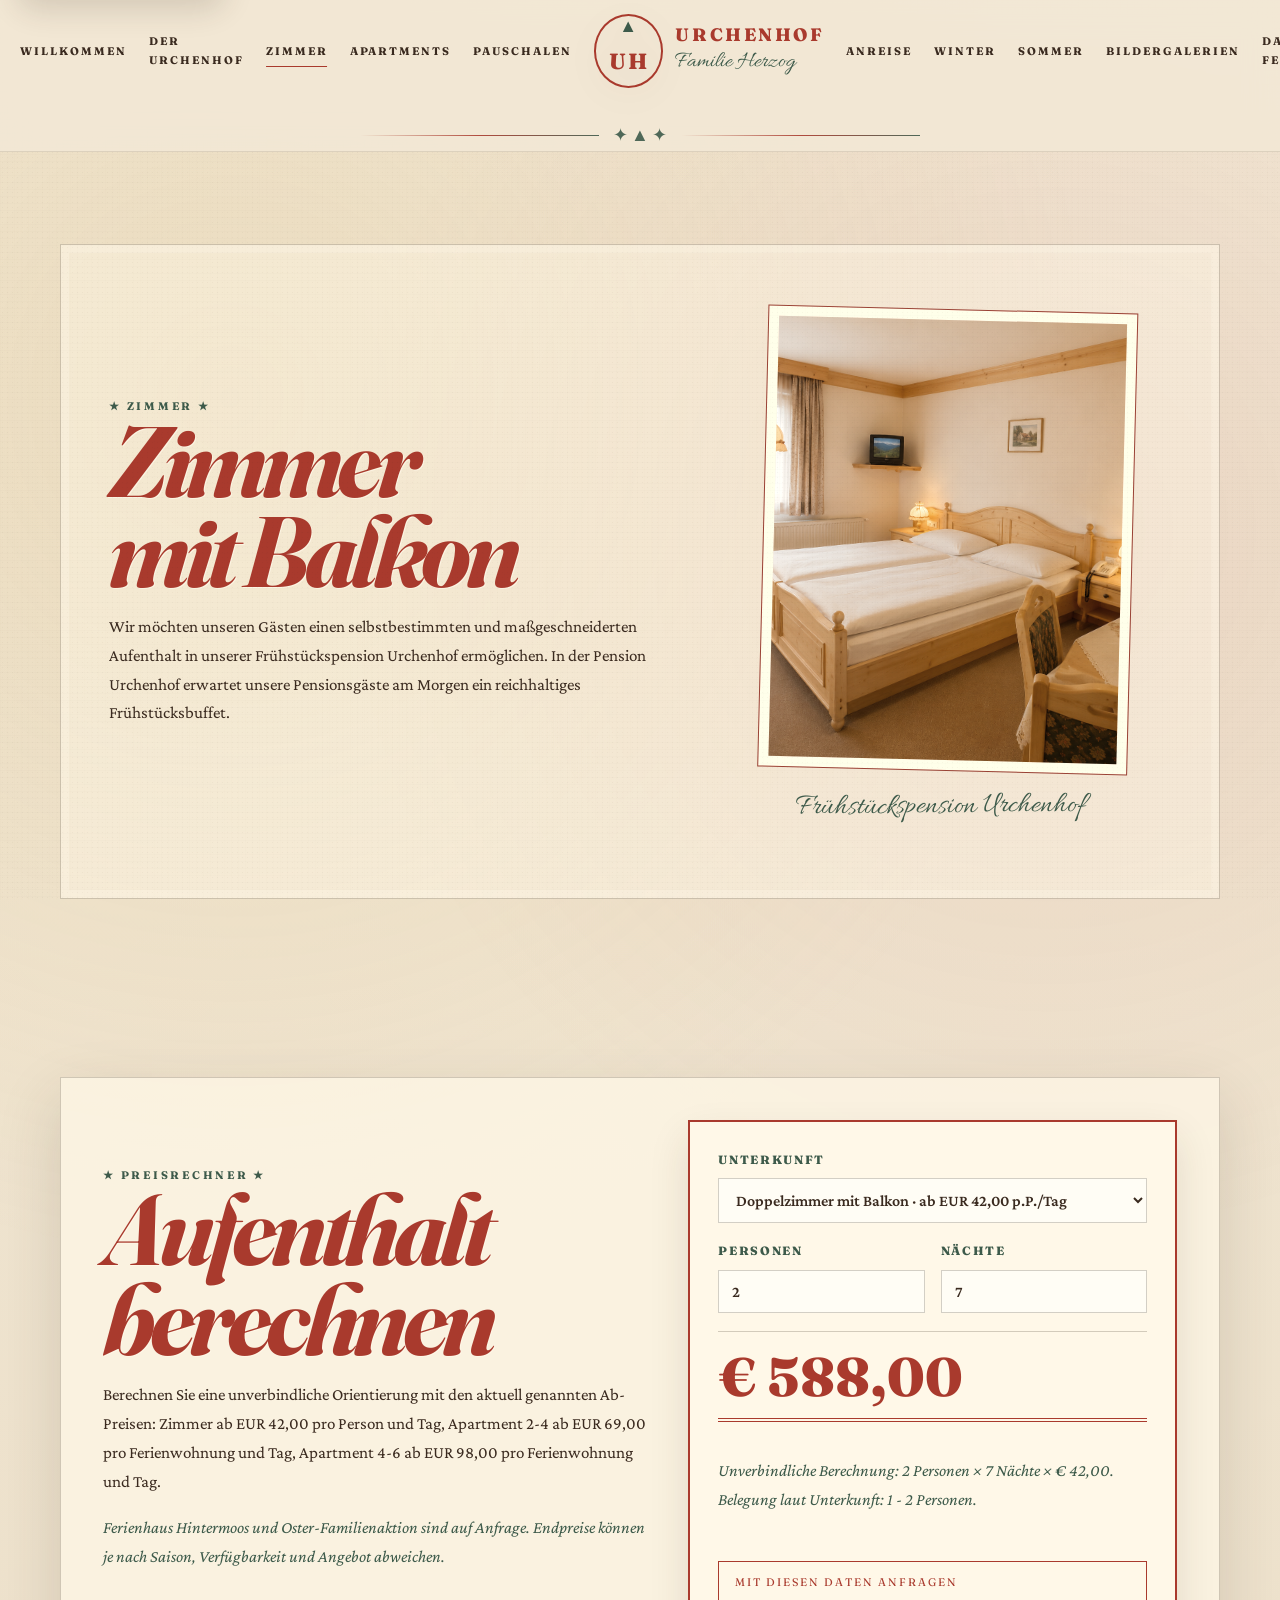
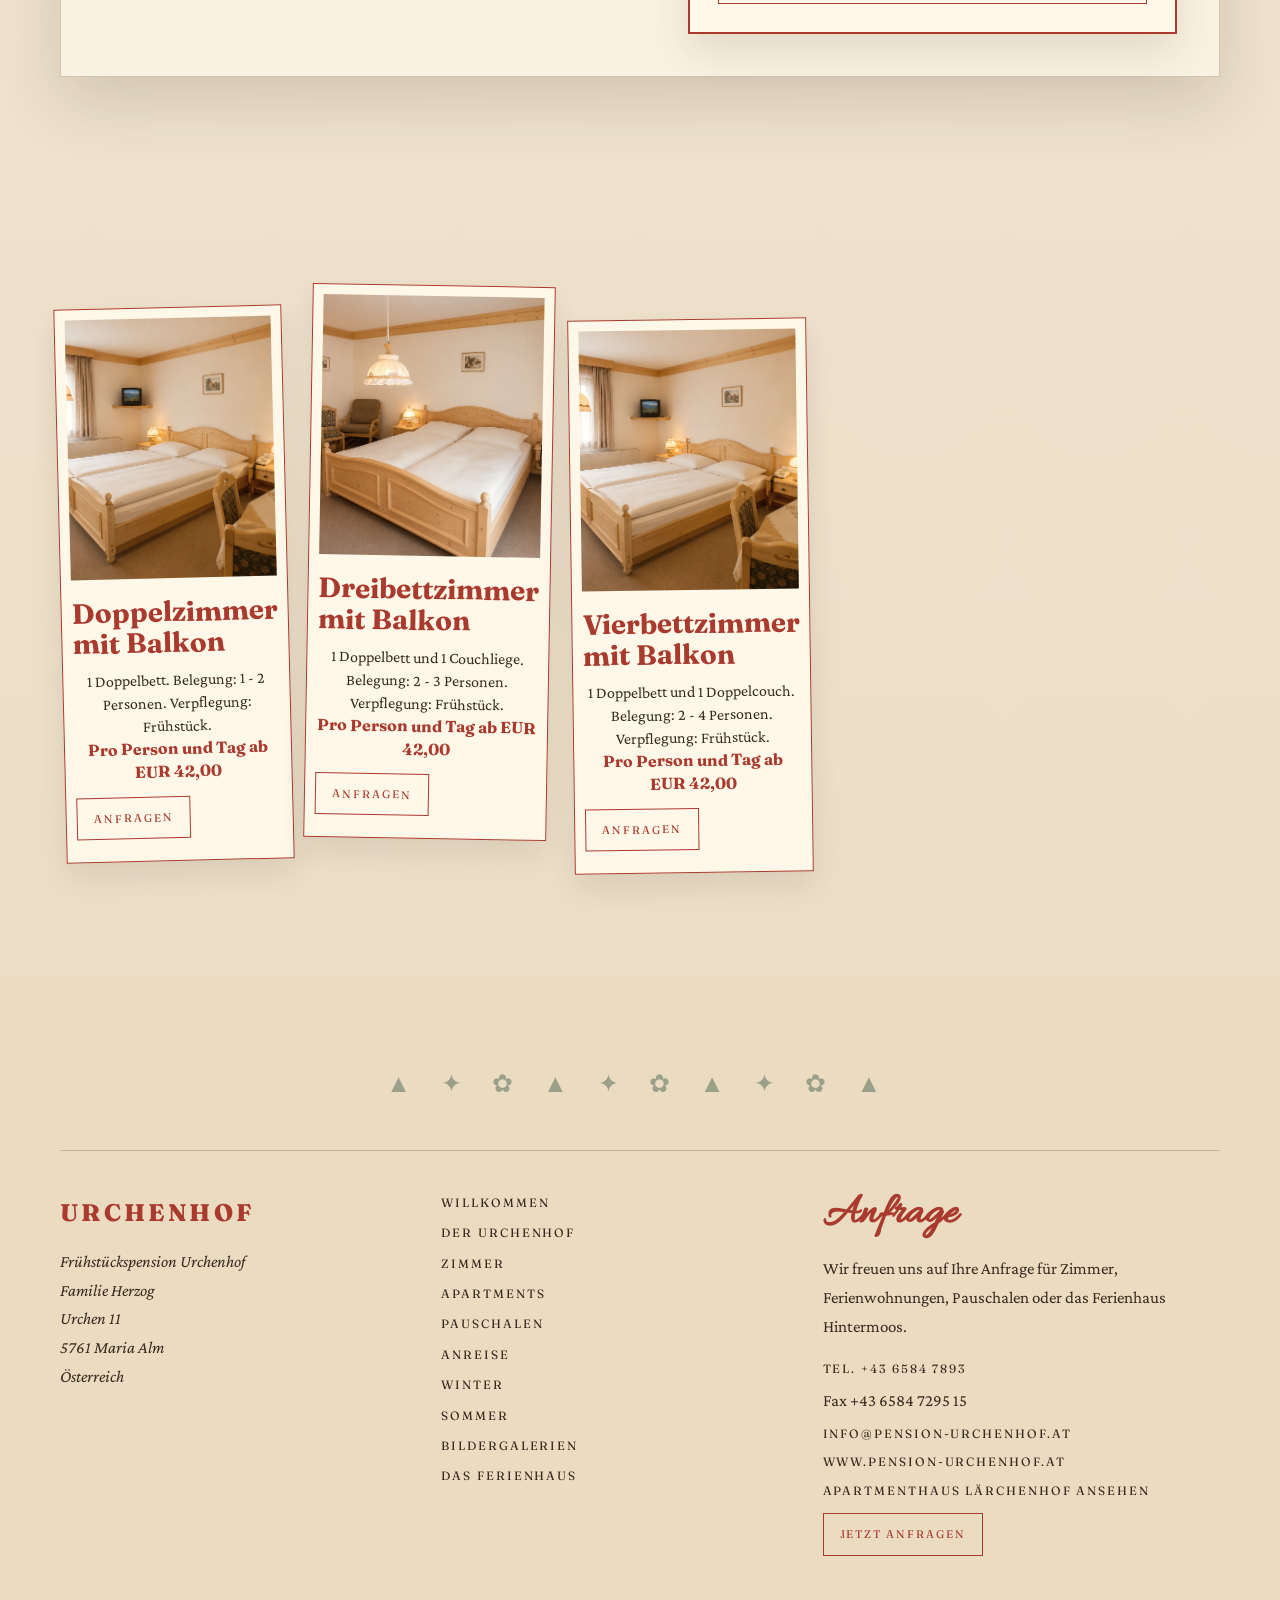
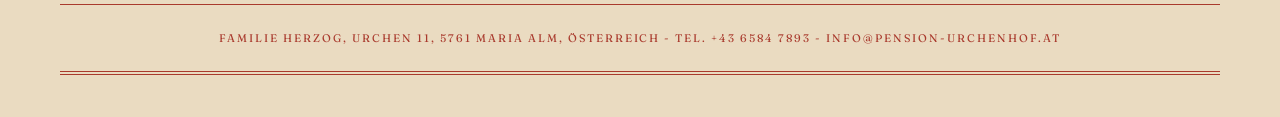
<file: zimmer.html>
<!DOCTYPE html>
<html lang="de">
<head>
  <meta charset="UTF-8" />
  <meta name="viewport" content="width=device-width, initial-scale=1.0" />
  <title>Zimmer in der Frühstückspension Urchenhof</title>
  <meta name="description" content="Doppelzimmer, Dreibettzimmer und Vierbettzimmer mit Balkon in der Frühstückspension Urchenhof in Maria Alm, jeweils mit Frühstück ab EUR 42,00 pro Person und Tag." />
  <meta name="robots" content="index, follow" />
  <meta name="author" content="Frühstückspension Urchenhof, Familie Herzog" />
  <meta name="theme-color" content="#A93A2D" />
  <meta property="og:type" content="website" />
  <meta property="og:title" content="Zimmer in der Frühstückspension Urchenhof" />
  <meta property="og:description" content="Doppelzimmer, Dreibettzimmer und Vierbettzimmer mit Balkon in der Frühstückspension Urchenhof in Maria Alm, jeweils mit Frühstück ab EUR 42,00 pro Person und Tag." />
  <meta property="og:image" content="https://www.pension-urchenhof.at/fotos/urchenhof_front04_640x480.jpg" />
  <meta property="og:url" content="https://www.pension-urchenhof.at/zimmer.html" />
  <meta property="og:locale" content="de_AT" />
  <meta name="twitter:card" content="summary_large_image" />
  <link rel="canonical" href="https://www.pension-urchenhof.at/zimmer.html" />
  <link rel="icon" href="fotos/newlogo.png" />
  <link rel="preconnect" href="https://fonts.googleapis.com">
  <link rel="preconnect" href="https://fonts.gstatic.com" crossorigin>
  <link href="https://fonts.googleapis.com/css2?family=Allura&family=Caveat+Brush&family=Crimson+Pro:ital,wght@0,400;0,500;0,600;0,700;1,400;1,600;1,700&family=Fraunces:ital,opsz,wght@0,9..144,500;0,9..144,700;1,9..144,600;1,700&display=swap" rel="stylesheet">
  <link rel="stylesheet" href="assets/css/styles.css" />
</head>
<body>
  <a class="skip-link" href="#main-content">Zum Inhalt springen</a>
  <header class="site-header" id="header">
    <div class="nav-shell">
      <nav class="nav-left" aria-label="Hauptnavigation links">
        <a class="nav-link " href="./">Willkommen</a>
        <a class="nav-link " href="der-urchenhof.html">Der Urchenhof</a>
        <a class="nav-link active" href="zimmer.html">Zimmer</a>
        <a class="nav-link " href="apartments.html">Apartments</a>
        <a class="nav-link " href="pauschalen.html">Pauschalen</a>
      </nav>
      <a class="brand" href="./" aria-label="Urchenhof Startseite"><div class="brand-logo" aria-hidden="true">UH</div><div class="brand-copy"><div class="brand-name">Urchenhof</div><div class="brand-sub">Familie Herzog</div></div></a>
      <nav class="nav-right" aria-label="Hauptnavigation rechts">
        <a class="nav-link " href="anreise.html">Anreise</a>
        <a class="nav-link " href="winter.html">Winter</a>
        <a class="nav-link " href="sommer.html">Sommer</a>
        <a class="nav-link " href="bildergalerien.html">Bildergalerien</a>
        <a class="nav-link " href="ferienhaus-hintermoos.html">Das Ferienhaus</a>
        <a class="nav-link" href="#kontakt">Anfrage</a>
      </nav>
    </div>
    <div class="ornament"><span>✦ ▲ ✦</span></div>
  </header>
  <main id="main-content" tabindex="-1" class="subpage-main">
    <section class="subhero reveal">
      <div class="wrap book-grid">
        <div class="book-text"><div class="eyebrow">★ Zimmer ★</div><h1 class="display-title">Zimmer mit Balkon</h1><p>Wir möchten unseren Gästen einen selbstbestimmten und maßgeschneiderten Aufenthalt in unserer Frühstückspension Urchenhof ermöglichen. In der Pension Urchenhof erwartet unsere Pensionsgäste am Morgen ein reichhaltiges Frühstücksbuffet.</p></div>
        <figure class="portrait-card"><img src="fotos/doppelbett mit balkon.png" alt="Doppelzimmer mit Balkon in der Frühstückspension Urchenhof" decoding="async" fetchpriority="high"><figcaption class="caption">Frühstückspension Urchenhof</figcaption></figure>
      </div>
    </section>

    <section id="preisrechner" class="price-calculator-section reveal">
      <div class="wrap calculator-card">
        <div>
          <div class="eyebrow">★ Preisrechner ★</div>
          <h2 class="display-title">Aufenthalt berechnen</h2>
          <p>Berechnen Sie eine unverbindliche Orientierung mit den aktuell genannten Ab-Preisen: Zimmer ab EUR 42,00 pro Person und Tag, Apartment 2-4 ab EUR 69,00 pro Ferienwohnung und Tag, Apartment 4-6 ab EUR 98,00 pro Ferienwohnung und Tag.</p>
          <p class="small-note">Ferienhaus Hintermoos und Oster-Familienaktion sind auf Anfrage. Endpreise können je nach Saison, Verfügbarkeit und Angebot abweichen.</p>
        </div>
        <form class="price-calculator" data-price-calculator aria-label="Preisrechner für Zimmer und Apartments">
          <label>Unterkunft
            <select name="unit" data-price-unit>
              <option value="double" data-price="42" data-mode="person" data-min="1" data-max="2">Doppelzimmer mit Balkon · ab EUR 42,00 p.P./Tag</option>
              <option value="triple" data-price="42" data-mode="person" data-min="2" data-max="3">Dreibettzimmer mit Balkon · ab EUR 42,00 p.P./Tag</option>
              <option value="quad" data-price="42" data-mode="person" data-min="2" data-max="4">Vierbettzimmer mit Balkon · ab EUR 42,00 p.P./Tag</option>
              <option value="apt24" data-price="69" data-mode="unit" data-min="2" data-max="4">Apartment für 2 - 4 Personen · ab EUR 69,00/FEWO/Tag</option>
              <option value="apt46" data-price="98" data-mode="unit" data-min="4" data-max="6">Apartment für 4 - 6 Personen · ab EUR 98,00/FEWO/Tag</option>
            </select>
          </label>
          <div class="calculator-fields">
            <label>Personen
              <input name="guests" data-price-guests type="number" min="1" max="6" value="2" inputmode="numeric">
            </label>
            <label>Nächte
              <input name="nights" data-price-nights type="number" min="1" max="30" value="7" inputmode="numeric">
            </label>
          </div>
          <output class="calculator-result" data-price-result>€ 588,00</output>
          <p class="small-note" data-price-note>Berechnung: 2 Personen × 7 Nächte × EUR 42,00.</p>
          <a class="cta" data-price-mail href="mailto:info@pension-urchenhof.at?subject=Anfrage%20Urchenhof">Mit diesen Daten anfragen</a>
        </form>
      </div>
    </section>
    <section class="reveal"><div class="wrap"><div class="room-album detail-list"><article class="room-card" id="doppelzimmer"><img src="fotos/doppelbett mit balkon.png" alt="Doppelzimmer mit Balkon im Urchenhof" loading="lazy"><h2>Doppelzimmer mit Balkon</h2><p>1 Doppelbett. Belegung: 1 - 2 Personen. Verpflegung: Frühstück.</p><p class="price">Pro Person und Tag ab EUR 42,00</p><a class="cta" href="mailto:info@pension-urchenhof.at?subject=Anfrage%20Doppelzimmer">Anfragen</a></article><article class="room-card" id="dreibettzimmer"><img src="fotos/urchenhof_dreibettzimmerr.png" alt="Dreibettzimmer mit Balkon im Urchenhof" loading="lazy"><h2>Dreibettzimmer mit Balkon</h2><p>1 Doppelbett und 1 Couchliege. Belegung: 2 - 3 Personen. Verpflegung: Frühstück.</p><p class="price">Pro Person und Tag ab EUR 42,00</p><a class="cta" href="mailto:info@pension-urchenhof.at?subject=Anfrage%20Dreibettzimmer">Anfragen</a></article><article class="room-card" id="vierbettzimmer"><img src="fotos/doppelbett mit balkon.png" alt="Vierbettzimmer mit Balkon im Urchenhof" loading="lazy"><h2>Vierbettzimmer mit Balkon</h2><p>1 Doppelbett und 1 Doppelcouch. Belegung: 2 - 4 Personen. Verpflegung: Frühstück.</p><p class="price">Pro Person und Tag ab EUR 42,00</p><a class="cta" href="mailto:info@pension-urchenhof.at?subject=Anfrage%20Vierbettzimmer">Anfragen</a></article></div></div></section>
  </main>
  <footer id="kontakt">
    <div class="wrap">
      <div class="footer-band">▲ ✦ ✿ ▲ ✦ ✿ ▲ ✦ ✿ ▲</div>
      <div class="footer-grid">
        <div><div class="footer-logo">Urchenhof</div><div class="footer-address">Frühstückspension Urchenhof<br>Familie Herzog<br>Urchen 11<br>5761 Maria Alm<br>Österreich</div></div>
        <nav class="footer-menu" aria-label="Footer Navigation"><a href="./">Willkommen</a><a href="der-urchenhof.html">Der Urchenhof</a><a href="zimmer.html">Zimmer</a><a href="apartments.html">Apartments</a><a href="pauschalen.html">Pauschalen</a><a href="anreise.html">Anreise</a><a href="winter.html">Winter</a><a href="sommer.html">Sommer</a><a href="bildergalerien.html">Bildergalerien</a><a href="ferienhaus-hintermoos.html">Das Ferienhaus</a></nav>
        <div class="newsletter"><h3>Anfrage</h3><p>Wir freuen uns auf Ihre Anfrage für Zimmer, Ferienwohnungen, Pauschalen oder das Ferienhaus Hintermoos.</p><div class="contact-box"><a class="contact-link" href="tel:+4365847893">Tel. +43 6584 7893</a><span>Fax +43 6584 7295 15</span><a class="contact-link" href="mailto:info@pension-urchenhof.at">info@pension-urchenhof.at</a><a class="contact-link" href="https://www.pension-urchenhof.at/">www.pension-urchenhof.at</a><a class="contact-link" href="https://www.apartments-laerchenhof.at/">Apartmenthaus Lärchenhof ansehen</a></div><a class="cta" href="mailto:info@pension-urchenhof.at?subject=Anfrage%20Urchenhof">Jetzt anfragen</a></div>
      </div>
      <div class="footer-bottom">Familie Herzog, Urchen 11, 5761 Maria Alm, Österreich - Tel. +43 6584 7893 - info@pension-urchenhof.at</div>
    </div>
  </footer>
  <script src="assets/js/main.js" defer></script>
</body>
</html>
</file>
<file: assets/css/styles.css>
/* Urchenhof website styles. Keep brand colors and local-image driven visual language in sync with index.html. */
:root{
  --paper:#F2E8D5;--rose:#E8C9B8;--red:#A93A2D;--green:#3D5A4A;--mustard:#C9A04E;--ink:#3A2A1F;--cream:#FFF8E8;--line:rgba(58,42,31,.22);--shadow:0 24px 60px rgba(58,42,31,.16);--serif:'Crimson Pro', Georgia, serif;--display:'Fraunces', Georgia, serif;--script:'Allura', cursive;--brush:'Caveat Brush', cursive;
}
*{box-sizing:border-box}html{scroll-behavior:smooth}body{margin:0;background:radial-gradient(circle at 18% 12%,rgba(201,160,78,.16),transparent 28%),radial-gradient(circle at 82% 16%,rgba(169,58,45,.10),transparent 24%),linear-gradient(180deg,var(--paper),#eadcc4 100%);color:var(--ink);font-family:var(--serif);font-size:17px;line-height:1.7;overflow-x:hidden}body::before{content:"";position:fixed;inset:0;pointer-events:none;opacity:.32;background-image:linear-gradient(rgba(58,42,31,.035) 1px,transparent 1px),linear-gradient(90deg,rgba(58,42,31,.025) 1px,transparent 1px),radial-gradient(rgba(58,42,31,.12) .6px,transparent .6px);background-size:100% 7px,7px 100%,5px 5px;mix-blend-mode:multiply;z-index:20}a{color:inherit;text-decoration:none}img{display:block;max-width:100%;height:auto}section{position:relative;padding:104px 24px}.wrap{width:min(1160px,calc(100% - 32px));margin:0 auto}.eyebrow{font-family:var(--display);font-size:11px;letter-spacing:.25em;text-transform:uppercase;color:var(--green);font-weight:700}.script{font-family:var(--script);color:var(--red);font-size:clamp(46px,7vw,92px);line-height:.9;font-weight:400}.display-title{font-family:var(--display);font-size:clamp(48px,8vw,100px);line-height:.9;letter-spacing:-.055em;color:var(--red);font-style:italic;margin:0;text-wrap:balance;text-shadow:1px 1px 0 rgba(255,248,232,.75)}.ornament{width:min(560px,90vw);margin:22px auto 0;display:flex;align-items:center;gap:14px;color:var(--red);opacity:.9}.ornament::before,.ornament::after{content:"";height:1px;flex:1;background:linear-gradient(90deg,transparent,var(--red),var(--green))}.ornament span{font-size:18px;color:var(--green)}
.site-header{position:sticky;top:0;z-index:50;background:rgba(242,232,213,.9);backdrop-filter:blur(16px);border-bottom:1px solid rgba(58,42,31,.12);transition:.4s ease}.site-header.scrolled{box-shadow:0 10px 30px rgba(58,42,31,.08)}.nav-shell{width:min(1240px,calc(100% - 24px));margin:0 auto;display:grid;grid-template-columns:1fr auto 1fr;align-items:center;gap:22px;padding:14px 0 10px;transition:.4s ease}.site-header.scrolled .nav-shell{padding:8px 0}.nav-left,.nav-right{display:flex;gap:22px;align-items:center}.nav-right{justify-content:flex-end}.nav-link{position:relative;font-family:var(--display);font-size:11px;letter-spacing:.18em;text-transform:uppercase;font-weight:700}.nav-link::after{content:"";position:absolute;left:50%;bottom:-7px;width:0;height:1px;background:var(--red);transition:.35s ease;transform:translateX(-50%)}.nav-link:hover::after,.nav-link.active::after{width:100%}.brand{display:flex;align-items:center;justify-content:center;gap:12px;color:var(--red);min-width:230px;text-align:left}.brand-logo{display:grid;place-items:center;width:74px;height:74px;border:2px double var(--red);border-radius:50%;background:transparent;color:var(--red);font-family:var(--display);font-size:22px;font-weight:800;letter-spacing:.06em;filter:drop-shadow(0 8px 14px rgba(58,42,31,.10))}.brand-logo::before{content:"▲";display:block;color:var(--green);font-size:18px;line-height:.6}.brand-name{font-family:var(--display);text-transform:uppercase;letter-spacing:.14em;font-weight:800;font-size:18px}.brand-sub{font-family:var(--script);color:var(--green);font-size:23px;margin-top:-8px}.site-header.scrolled .brand-copy{display:none}.site-header.scrolled .brand-logo{width:46px;height:46px;font-size:15px}.site-header.scrolled .brand-logo::before{font-size:12px}.side-pattern{position:absolute;top:0;bottom:0;width:54px;opacity:.15;background-image:radial-gradient(var(--green) 1.5px,transparent 1.5px);background-size:18px 18px}.side-pattern.left{left:0}.side-pattern.right{right:0}
.hero{padding-top:48px;text-align:center;min-height:calc(100vh - 80px)}.postcard{width:min(900px,92vw);margin:38px auto 0;position:relative;transform:rotate(-.4deg)}.hero-title{position:absolute;left:50%;top:-48px;transform:translateX(-50%) rotate(-2deg);z-index:4;width:100%;pointer-events:none}.photo-frame{position:relative;background:var(--cream);padding:12px;border:2px solid var(--red);outline:1px solid rgba(169,58,45,.65);outline-offset:4px;box-shadow:var(--shadow)}.photo-frame img{aspect-ratio:4/3;width:100%;object-fit:cover;filter:sepia(.12) saturate(.95) contrast(.98)}.stamp{position:absolute;right:24px;bottom:24px;width:124px;height:124px;border-radius:50%;display:grid;place-items:center;text-align:center;font-family:var(--display);font-size:12px;letter-spacing:.12em;text-transform:uppercase;color:var(--red);border:2px dashed var(--red);background:rgba(255,248,232,.9);transform:rotate(10deg)}.hero-line{margin:28px auto 0;font-family:var(--script);color:var(--green);font-size:38px;line-height:1}.corner-icon{position:absolute;bottom:64px;color:var(--green);opacity:.72;font-size:46px;font-family:var(--brush)}.corner-icon.left{left:36px}.corner-icon.right{right:36px}.chapter{text-align:center;margin-bottom:54px}.chapter .script{display:block;margin:12px 0 8px}
.book-grid{display:grid;grid-template-columns:1.05fr .85fr;gap:60px;align-items:center;border:1px solid var(--line);padding:48px;background:rgba(255,248,232,.42);box-shadow:inset 0 0 0 8px rgba(255,248,232,.28)}.book-text p:first-child::first-letter{font-family:var(--display);font-size:74px;color:var(--red);float:left;line-height:.78;margin:12px 10px 0 0;font-style:italic}.quote{text-align:center;font-family:var(--script);font-size:42px;line-height:1;color:var(--red);margin:30px auto}.quote::before{content:"« ";font-family:var(--display);font-size:48px;color:var(--mustard)}.quote::after{content:" »";font-family:var(--display);font-size:48px;color:var(--mustard)}.portrait-card{transform:rotate(1.4deg)}.portrait-card img{aspect-ratio:4/5;object-fit:cover;border:10px solid var(--cream);outline:1px solid var(--red);filter:sepia(.14) saturate(.9)}.caption{font-family:var(--script);font-size:30px;color:var(--green);text-align:center;margin-top:12px;transform:rotate(-2deg)}.stars{text-align:center;color:var(--green);font-size:22px;letter-spacing:.35em;margin-top:44px}.image-row{display:grid;grid-template-columns:repeat(3,1fr);gap:22px;margin:34px 0}.image-row figure{margin:0;background:var(--cream);padding:8px 8px 34px;border:1px solid rgba(58,42,31,.18);box-shadow:0 12px 28px rgba(58,42,31,.10);position:relative}.image-row img{width:100%;height:210px;object-fit:cover;filter:sepia(.08) saturate(.95)}
.rooms{background:linear-gradient(180deg,transparent,rgba(232,201,184,.45),transparent)}.room-album{position:relative;display:grid;grid-template-columns:repeat(5,1fr);gap:20px;align-items:start}.room-card{background:var(--cream);border:1.5px solid var(--red);padding:10px 10px 22px;position:relative;transition:.45s cubic-bezier(.2,.8,.2,1);box-shadow:0 14px 30px rgba(58,42,31,.10)}.room-card:nth-child(1){transform:rotate(-1.4deg);margin-top:22px}.room-card:nth-child(2){transform:rotate(1deg)}.room-card:nth-child(3){transform:rotate(-.8deg);margin-top:34px}.room-card:nth-child(4){transform:rotate(1.5deg);margin-top:8px}.room-card:nth-child(5){transform:rotate(-1.1deg);margin-top:28px}.room-card:hover{transform:translateY(-4px) rotate(0deg);box-shadow:0 22px 46px rgba(58,42,31,.15)}.room-card img{aspect-ratio:1/1;object-fit:cover;width:100%;filter:sepia(.12) saturate(.9)}.room-icon{position:absolute;right:16px;top:16px;background:var(--cream);border:1px solid var(--red);color:var(--red);width:34px;height:34px;display:grid;place-items:center;border-radius:50%;font-size:17px}.room-name{font-family:var(--script);font-size:34px;color:var(--red);line-height:1;margin:20px 0 0;text-align:center}.room-type{text-align:center;margin:2px 0 8px}.room-card p{font-size:16px;text-align:center;margin:0;line-height:1.45}
.menu-card{background:radial-gradient(circle at 20% 20%,rgba(61,90,74,.08),transparent 14%),radial-gradient(circle at 75% 35%,rgba(169,58,45,.07),transparent 12%),var(--cream);border:1px solid var(--line);padding:58px;position:relative;overflow:hidden}.content-grid{display:grid;grid-template-columns:repeat(3,1fr);gap:34px;margin-top:36px}.content-item{position:relative;z-index:1}.line-icon{font-size:48px;color:var(--green);font-family:var(--brush);line-height:1}.content-item h3,.package h3{font-family:var(--display);font-size:13px;letter-spacing:.18em;text-transform:uppercase;color:var(--red);margin:14px 0 10px}.content-item ul,.package ul{margin:0;padding-left:18px}.small-note{font-style:italic;color:var(--green)}.brochure-grid{display:grid;grid-template-columns:.9fr 1.1fr;gap:60px;align-items:start}.map-line{border:1px solid var(--line);padding:24px;background:rgba(255,248,232,.36);margin-bottom:30px}.map-svg{width:100%;height:150px}.schedule{border-top:1px dotted var(--green)}.schedule-row{display:grid;grid-template-columns:150px 1fr 100px;gap:18px;padding:16px 0;border-bottom:1px dotted var(--green);align-items:baseline}.time{font-family:var(--display);font-style:italic;color:var(--red);font-size:18px}.distance{text-align:right;color:var(--green);font-family:var(--display);font-size:12px;letter-spacing:.12em;text-transform:uppercase}.badges{display:grid;grid-template-columns:repeat(4,1fr);gap:20px;margin-top:50px}.badge{aspect-ratio:1/1;border-radius:50%;border:2px double var(--red);background:rgba(255,248,232,.72);display:flex;flex-direction:column;align-items:center;justify-content:center;text-align:center;padding:14px;color:var(--red)}.badge span{font-size:28px;color:var(--green);line-height:1}.badge b{font-family:var(--display);font-size:10px;letter-spacing:.14em;text-transform:uppercase;margin-top:8px}
.package-grid{display:grid;grid-template-columns:repeat(2,1fr);gap:28px}.package{background:rgba(255,248,232,.72);border:1px solid var(--line);padding:28px;box-shadow:0 12px 28px rgba(58,42,31,.08)}.price{font-family:var(--display);color:var(--red);font-size:22px;font-weight:700}.gallery-head{display:flex;justify-content:space-between;align-items:end;margin-bottom:46px}.gallery-grid{display:grid;grid-template-columns:1.2fr .8fr 1fr;gap:28px;align-items:start}.album-photo{position:relative;background:var(--cream);padding:10px 10px 44px;border:1px solid rgba(58,42,31,.18);box-shadow:0 18px 45px rgba(58,42,31,.14);transition:.6s cubic-bezier(.16,1,.3,1)}.album-photo:nth-child(1){transform:rotate(-1.5deg)}.album-photo:nth-child(2){transform:rotate(1.8deg);margin-top:46px}.album-photo:nth-child(3){transform:rotate(-.8deg);margin-top:10px}.album-photo:nth-child(4){transform:rotate(1deg);grid-column:1/2;margin-left:70px}.album-photo:nth-child(5){transform:rotate(-1.9deg);grid-column:2/4}.album-photo:hover{transform:scale(1.03) rotate(0deg);z-index:4}.album-photo::before{content:"";position:absolute;top:-12px;left:38%;width:82px;height:25px;background:rgba(201,160,78,.28);transform:rotate(-4deg)}.album-photo img{width:100%;height:280px;object-fit:cover;filter:sepia(.12) saturate(.9)}.album-photo .caption{position:absolute;left:14px;right:14px;bottom:4px;font-size:25px}
footer{padding:86px 24px 42px;background:#eadbc1;position:relative}.footer-band{text-align:center;color:var(--green);opacity:.45;letter-spacing:.5em;font-size:25px;margin-bottom:44px}.footer-grid{display:grid;grid-template-columns:1fr 1fr 1.2fr;gap:50px;border-top:1px solid var(--line);padding-top:42px}.footer-logo{font-family:var(--display);font-size:24px;text-transform:uppercase;letter-spacing:.14em;color:var(--red);font-weight:800}.footer-address{font-style:italic;margin-top:14px}.footer-menu{display:grid;gap:10px;align-content:start}.footer-menu a,.contact-link{font-family:var(--display);font-size:12px;letter-spacing:.16em;text-transform:uppercase}.newsletter h3{font-family:var(--script);font-size:44px;color:var(--red);line-height:1;margin:0 0 18px}.contact-box{display:grid;gap:8px}.cta{display:inline-block;margin-top:12px;border:1px solid var(--red);color:var(--red);padding:11px 16px;font-family:var(--display);font-size:11px;letter-spacing:.18em;text-transform:uppercase;transition:.35s}.cta:hover{background:var(--red);color:var(--cream)}.footer-bottom{margin-top:48px;border-top:1px solid var(--red);border-bottom:4px double var(--red);padding:24px 0;text-align:center;font-family:var(--display);font-size:11px;letter-spacing:.18em;text-transform:uppercase;color:var(--red)}.reveal{opacity:0;transform:rotate(.5deg) translateY(24px);transition:1s cubic-bezier(.16,1,.3,1)}.reveal.visible{opacity:1;transform:rotate(0) translateY(0)}@keyframes sway{0%,100%{rotate:-1.2deg}50%{rotate:1.2deg}}.room-card,.album-photo{animation:sway 6s ease-in-out infinite}.room-card:hover,.album-photo:hover{animation:none}
@media (max-width:1050px){.room-album{grid-template-columns:repeat(2,1fr)}.content-grid,.package-grid{grid-template-columns:1fr 1fr}.nav-left,.nav-right{gap:14px}.brand{min-width:190px}}
@media (max-width:900px){.nav-shell{grid-template-columns:1fr;gap:12px}.brand{justify-content:center;min-width:0}.nav-left,.nav-right{display:flex;justify-content:center;flex-wrap:wrap;gap:10px}.nav-link{font-size:10px}.hero-title{position:relative;top:auto;left:auto;transform:rotate(-2deg);margin-bottom:-6px}.postcard{margin-top:14px}.stamp{width:86px;height:86px;font-size:9px;right:12px;bottom:12px}.corner-icon,.side-pattern{display:none}.book-grid,.brochure-grid,.footer-grid{grid-template-columns:1fr;padding:28px}.room-album,.content-grid,.badges,.gallery-grid,.package-grid,.image-row{grid-template-columns:1fr}.gallery-head{display:block}.album-photo:nth-child(n){grid-column:auto;margin:0;transform:rotate(0)}.schedule-row{grid-template-columns:110px 1fr}.distance{display:none}section{padding:82px 18px}.menu-card{padding:34px}.display-title{font-size:56px}}

.skip-link{position:absolute;left:16px;top:16px;z-index:100;transform:translateY(-140%);padding:10px 14px;border:2px solid var(--red);border-radius:999px;background:var(--cream);color:var(--red);font-family:var(--display);font-size:12px;font-weight:800;letter-spacing:.12em;text-transform:uppercase;box-shadow:0 12px 30px rgba(58,42,31,.16);transition:transform .2s ease}.skip-link:focus{transform:translateY(0)}:focus-visible{outline:3px solid rgba(169,58,45,.72);outline-offset:4px}#main-content:focus{outline:none}@media (prefers-reduced-motion:reduce){*,*::before,*::after{scroll-behavior:auto!important;animation-duration:.01ms!important;animation-iteration-count:1!important;transition-duration:.01ms!important}}

/* Multi-page additions and price calculator */
.subpage-main .subhero{padding-top:72px}.subpage-main .book-grid{margin-top:20px}.price-calculator-section{padding-top:74px}.calculator-card{display:grid;grid-template-columns:1fr .9fr;gap:42px;align-items:center;border:1px solid var(--line);background:rgba(255,248,232,.72);box-shadow:var(--shadow);padding:42px}.price-calculator{display:grid;gap:18px;background:var(--cream);border:2px double var(--red);padding:28px;box-shadow:0 18px 38px rgba(58,42,31,.12)}.price-calculator label{display:grid;gap:8px;font-family:var(--display);font-size:12px;letter-spacing:.14em;text-transform:uppercase;color:var(--green);font-weight:800}.price-calculator select,.price-calculator input{width:100%;border:1px solid var(--line);background:#fffdf5;color:var(--ink);font:600 16px var(--serif);padding:12px 13px;border-radius:0}.calculator-fields{display:grid;grid-template-columns:1fr 1fr;gap:16px}.calculator-result{display:block;border-top:1px solid var(--line);border-bottom:4px double var(--red);padding:18px 0 14px;font-family:var(--display);font-size:clamp(32px,5vw,54px);font-weight:800;color:var(--red);line-height:1}.detail-list .room-card{text-align:left}.detail-list .room-card h2{font-family:var(--display);color:var(--red);font-size:28px;line-height:1.1;margin:18px 0 10px}.subpage-main .content-item h2,.subpage-main .package h2{font-family:var(--display);color:var(--red);line-height:1.1;margin:0 0 12px}.subpage-main .room-card{animation:none}.subpage-main .room-card img{height:260px;object-fit:cover}
@media (max-width:900px){.calculator-card,.calculator-fields{grid-template-columns:1fr}.calculator-card{padding:28px}.subpage-main .subhero{padding-top:48px}}
</file>
